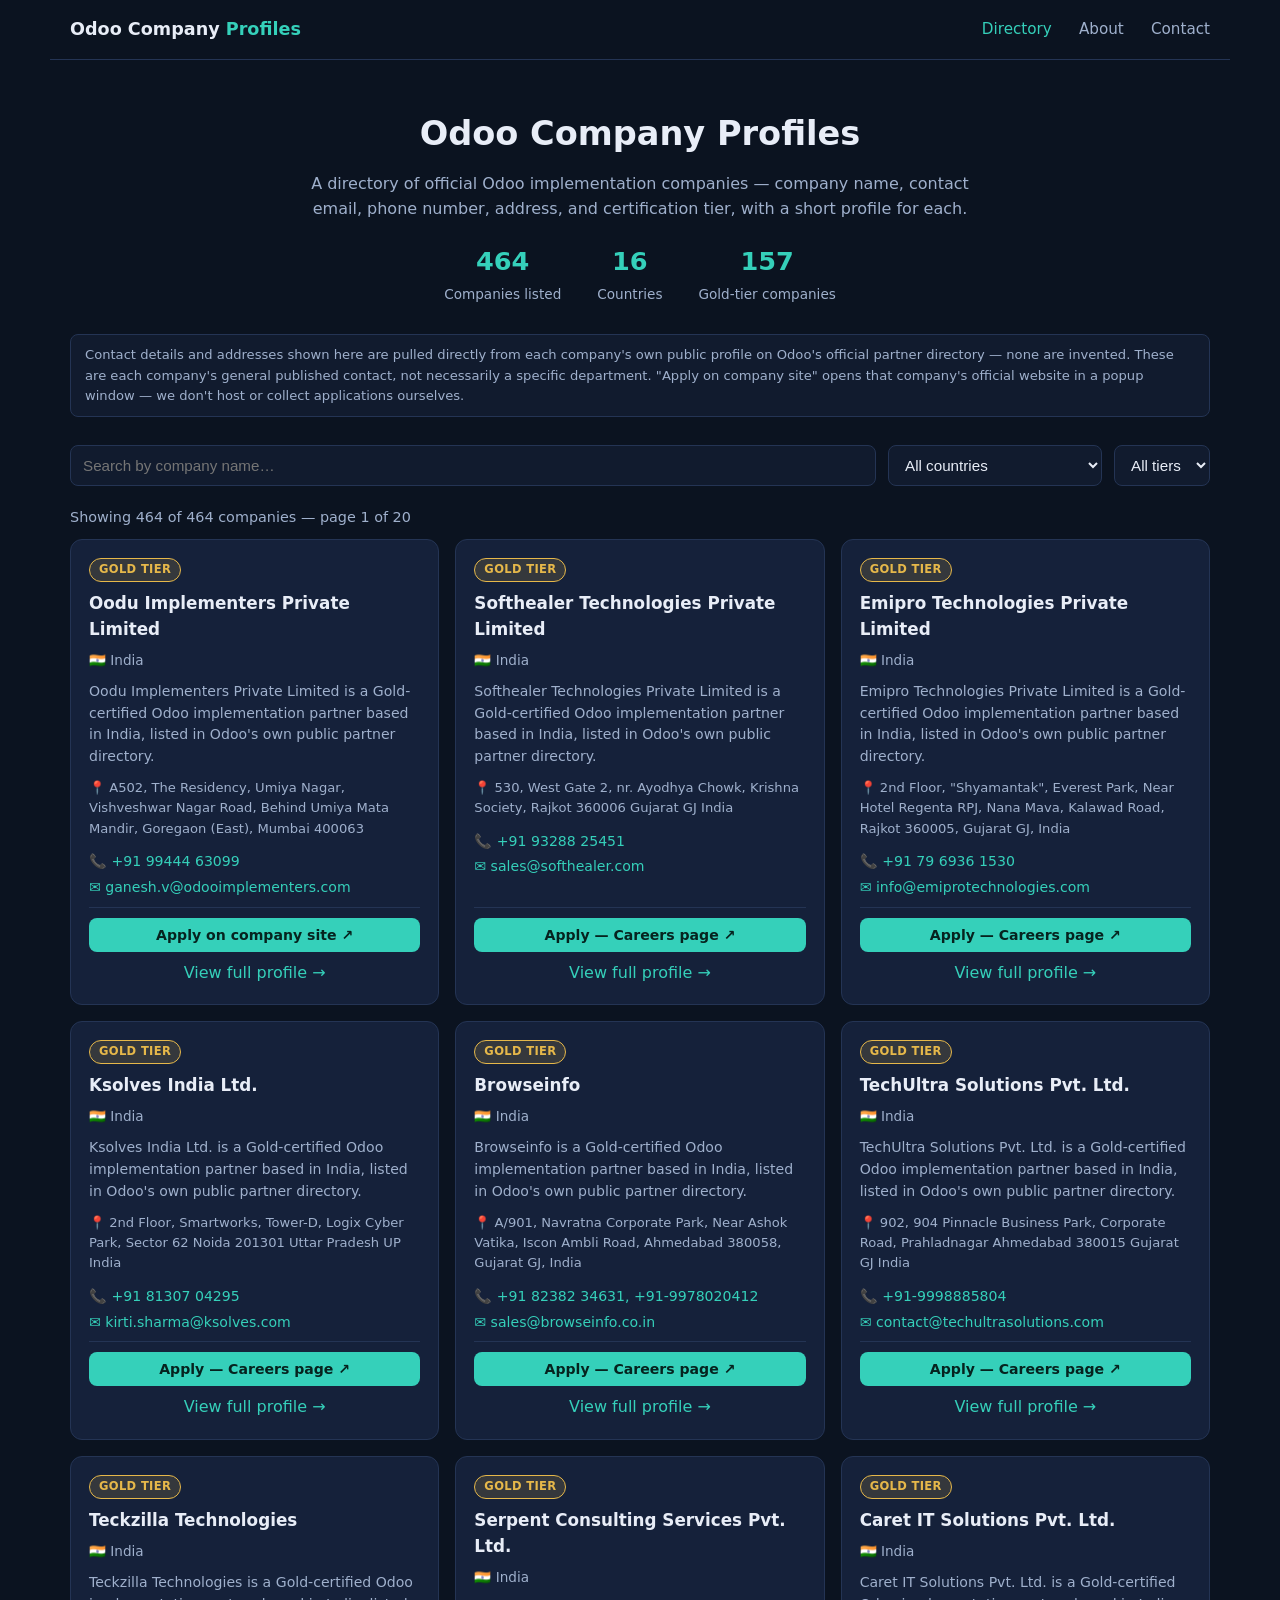
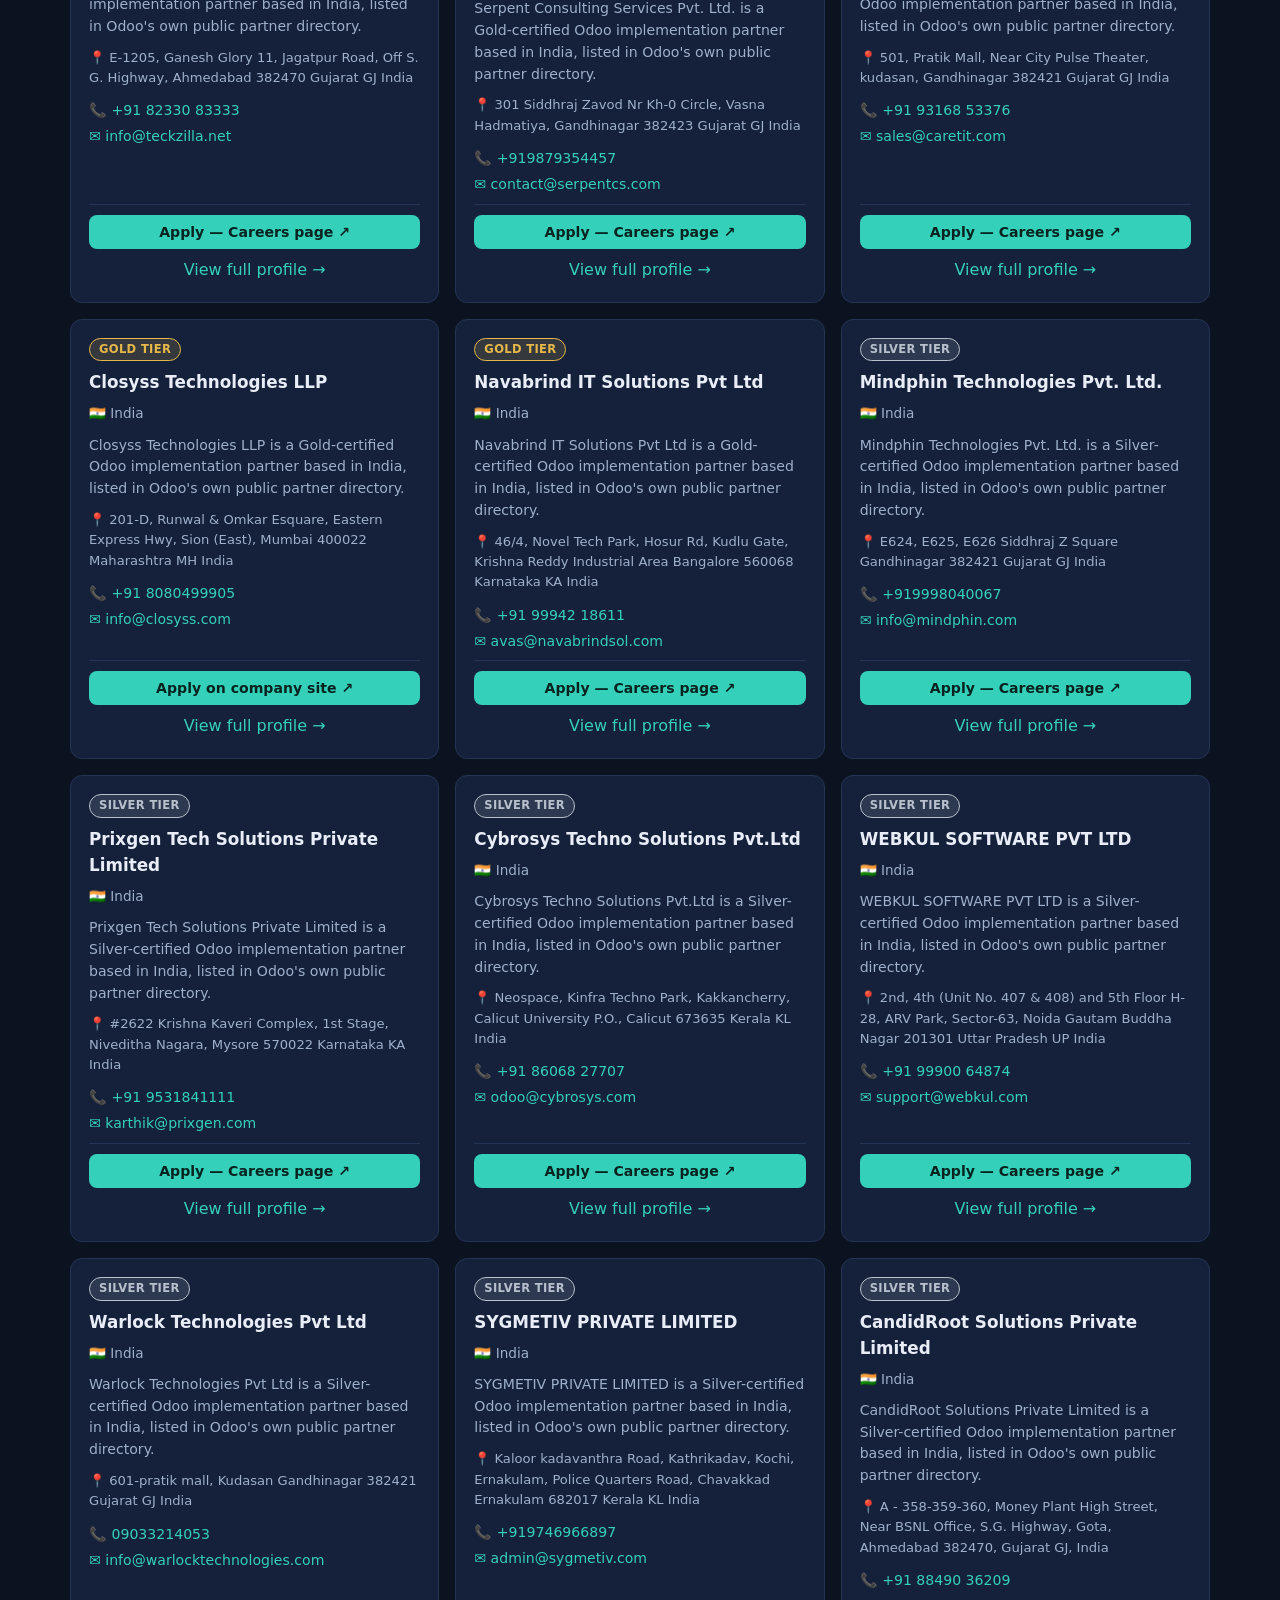
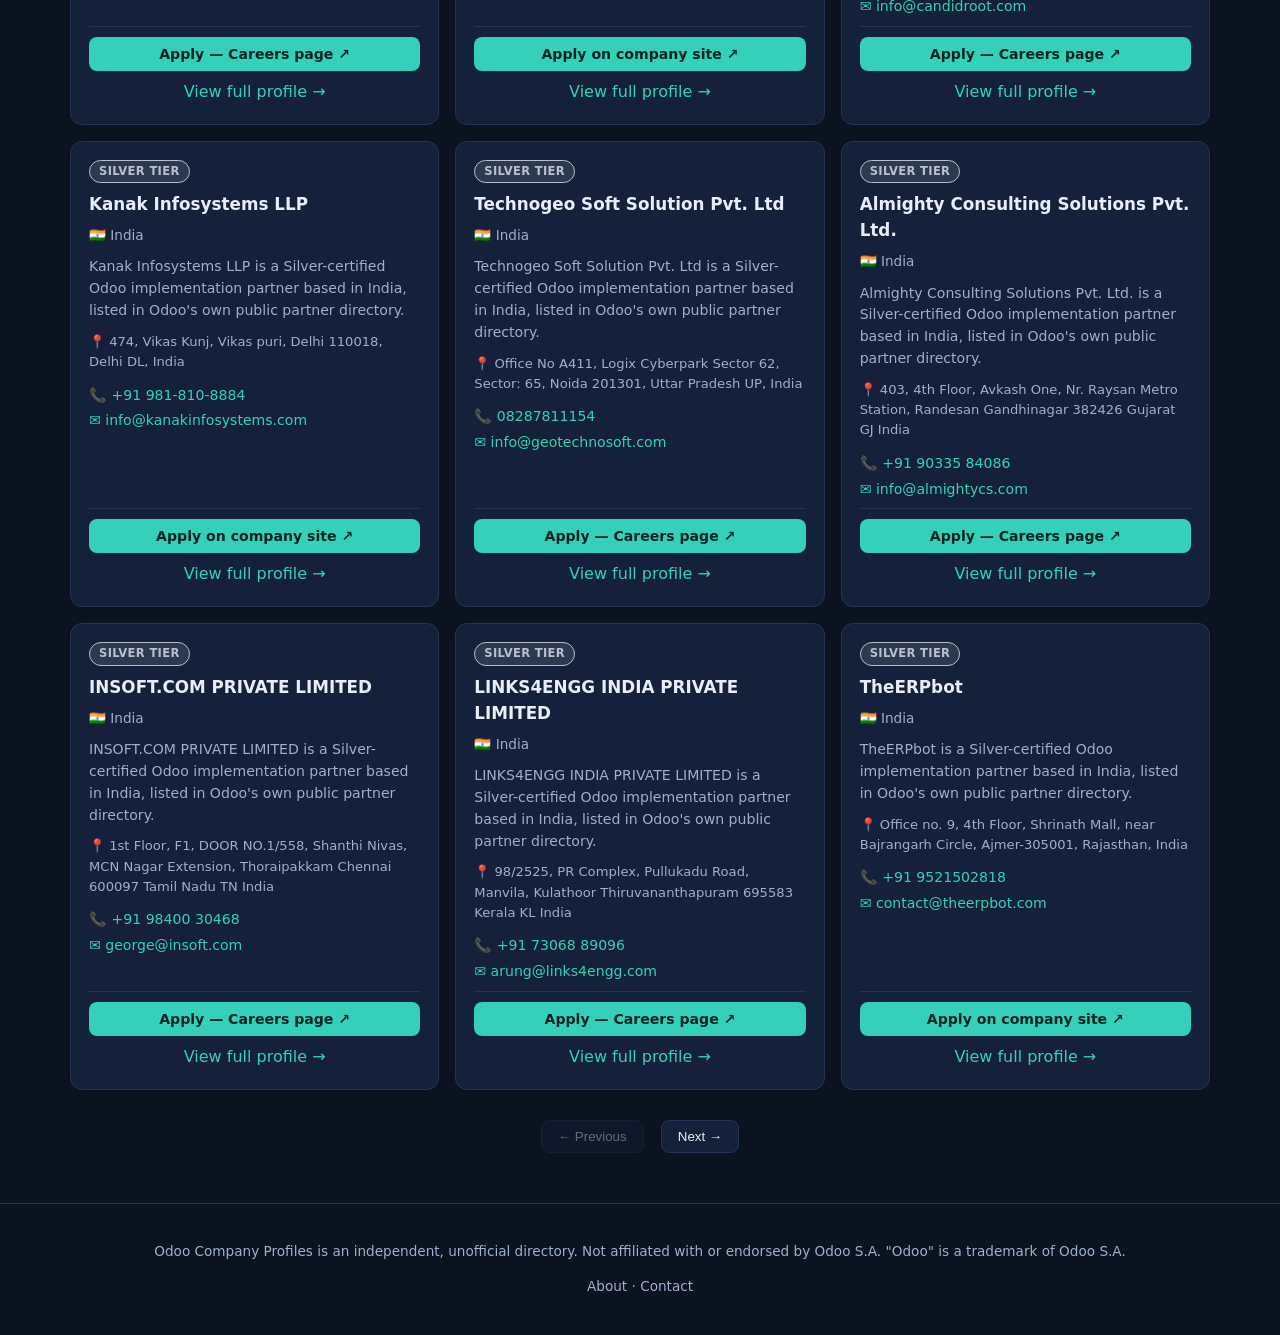
<file: index.html>
<!DOCTYPE html>
<html lang="en">
<head>
<meta name="google-site-verification" content="BsuoA94ZjKb8dBwRdbXW6ZmkqjckU-4-JpgQ5FJLq0U" />
<meta charset="UTF-8">
<meta name="viewport" content="width=device-width, initial-scale=1.0">
<title>Odoo Company Profiles — Contacts, Addresses &amp; Careers Pages</title>
<meta name="description" content="Directory of 464 official Odoo implementation companies worldwide with contact email, phone number, address, certification tier, and a direct link to apply on each company's own careers page.">
<meta name="keywords" content="Odoo partners, Odoo implementation companies, Odoo partner contact, Odoo partner directory, Odoo careers, Odoo jobs">
<meta name="robots" content="index, follow">
<link rel="canonical" href="https://odoo-companies-hub.github.io/odoo-company-profiles/index.html">
<link rel="icon" href="data:image/svg+xml,<svg xmlns=%22http://www.w3.org/2000/svg%22 viewBox=%220 0 24 24%22><rect width=%2224%22 height=%2224%22 rx=%225%22 fill=%22%2335d0ba%22/><text x=%2212%22 y=%2217%22 font-size=%2214%22 text-anchor=%22middle%22 fill=%22%23061018%22 font-family=%22sans-serif%22 font-weight=%22bold%22>O</text></svg>">
<link rel="stylesheet" href="styles.css">
<script async src="https://pagead2.googlesyndication.com/pagead/js/adsbygoogle.js?client=ca-pub-3038988631598049" crossorigin="anonymous"></script>

<meta property="og:site_name" content="Odoo Company Profiles">
<meta property="og:title" content="Odoo Company Profiles — Contacts, Addresses &amp; Careers Pages">
<meta property="og:description" content="Directory of 464 official Odoo implementation companies worldwide with contact email, phone number, address, certification tier, and direct careers-page links.">
<meta property="og:type" content="website">
<meta property="og:url" content="https://odoo-companies-hub.github.io/odoo-company-profiles/index.html">

<meta name="twitter:card" content="summary">
<meta name="twitter:title" content="Odoo Company Profiles — Contacts, Addresses &amp; Careers Pages">
<meta name="twitter:description" content="Directory of 464 official Odoo implementation companies worldwide with contact details, tier, and direct careers-page links.">

<script type="application/ld+json">
{
  "@context": "https://schema.org",
  "@type": "WebSite",
  "name": "Odoo Company Profiles",
  "url": "https://odoo-companies-hub.github.io/odoo-company-profiles/index.html",
  "description": "Directory of official Odoo implementation companies with contact email, phone number, address, certification tier, and careers-page links."
}
</script>
<script type="application/ld+json">
{"@context":"https://schema.org","@type":"ItemList","name":"Odoo Implementation Companies","numberOfItems":464,"itemListElement":[{"@type":"ListItem","position":1,"item":{"@type":"Organization","name":"Oodu Implementers Private Limited","url":"https://www.odooimplementers.com/","email":"ganesh.v@odooimplementers.com","telephone":"+91 99444 63099","address":{"@type":"PostalAddress","addressCountry":"India","streetAddress":"A502, The Residency, Umiya Nagar, Vishveshwar Nagar Road, Behind Umiya Mata Mandir, Goregaon (East), Mumbai 400063"}}},{"@type":"ListItem","position":2,"item":{"@type":"Organization","name":"Softhealer Technologies Private Limited","url":"https://softhealer.com","email":"sales@softhealer.com","telephone":"+91 93288 25451","address":{"@type":"PostalAddress","addressCountry":"India","streetAddress":"530, West Gate 2, nr. Ayodhya Chowk, Krishna Society, Rajkot 360006 Gujarat GJ India"}}},{"@type":"ListItem","position":3,"item":{"@type":"Organization","name":"Emipro Technologies Private Limited","url":"http://www.emiprotechnologies.com","email":"info@emiprotechnologies.com","telephone":"+91 79 6936 1530","address":{"@type":"PostalAddress","addressCountry":"India","streetAddress":"2nd Floor, \"Shyamantak\", Everest Park, Near Hotel Regenta RPJ, Nana Mava, Kalawad Road, Rajkot 360005, Gujarat GJ, India"}}},{"@type":"ListItem","position":4,"item":{"@type":"Organization","name":"Ksolves India Ltd.","url":"http://Ksolves.com","email":"kirti.sharma@ksolves.com","telephone":"+91 81307 04295","address":{"@type":"PostalAddress","addressCountry":"India","streetAddress":"2nd Floor, Smartworks, Tower-D, Logix Cyber Park, Sector 62 Noida 201301 Uttar Pradesh UP India"}}},{"@type":"ListItem","position":5,"item":{"@type":"Organization","name":"Browseinfo","url":"http://browseinfo.com","email":"sales@browseinfo.co.in","telephone":"+91 82382 34631, +91-9978020412","address":{"@type":"PostalAddress","addressCountry":"India","streetAddress":"A/901, Navratna Corporate Park, Near Ashok Vatika, Iscon Ambli Road, Ahmedabad 380058, Gujarat GJ, India"}}},{"@type":"ListItem","position":6,"item":{"@type":"Organization","name":"TechUltra Solutions Pvt. Ltd.","url":"https://techultrasolutions.com","email":"contact@techultrasolutions.com","telephone":"+91-9998885804","address":{"@type":"PostalAddress","addressCountry":"India","streetAddress":"902, 904 Pinnacle Business Park, Corporate Road, Prahladnagar Ahmedabad 380015 Gujarat GJ India"}}},{"@type":"ListItem","position":7,"item":{"@type":"Organization","name":"Teckzilla Technologies","url":"http://www.teckzilla.net/","email":"info@teckzilla.net","telephone":"+91 82330 83333","address":{"@type":"PostalAddress","addressCountry":"India","streetAddress":"E-1205, Ganesh Glory 11, Jagatpur Road, Off S. G. Highway, Ahmedabad 382470 Gujarat GJ India"}}},{"@type":"ListItem","position":8,"item":{"@type":"Organization","name":"Serpent Consulting Services Pvt. Ltd.","url":"http://www.serpentcs.com/","email":"contact@serpentcs.com","telephone":"+919879354457","address":{"@type":"PostalAddress","addressCountry":"India","streetAddress":"301 Siddhraj Zavod Nr Kh-0 Circle, Vasna Hadmatiya, Gandhinagar 382423 Gujarat GJ India"}}},{"@type":"ListItem","position":9,"item":{"@type":"Organization","name":"Caret IT Solutions Pvt. Ltd.","url":"http://www.caretit.com","email":"sales@caretit.com","telephone":"+91 93168 53376","address":{"@type":"PostalAddress","addressCountry":"India","streetAddress":"501, Pratik Mall, Near City Pulse Theater, kudasan, Gandhinagar 382421 Gujarat GJ India"}}},{"@type":"ListItem","position":10,"item":{"@type":"Organization","name":"Closyss Technologies LLP","url":"http://www.closyss.com","email":"info@closyss.com","telephone":"+91 8080499905","address":{"@type":"PostalAddress","addressCountry":"India","streetAddress":"201-D, Runwal & Omkar Esquare, Eastern Express Hwy, Sion (East), Mumbai 400022 Maharashtra MH India"}}},{"@type":"ListItem","position":11,"item":{"@type":"Organization","name":"Navabrind IT Solutions Pvt Ltd","url":"https://www.navabrindsol.com/","email":"avas@navabrindsol.com","telephone":"+91 99942 18611","address":{"@type":"PostalAddress","addressCountry":"India","streetAddress":"46/4, Novel Tech Park, Hosur Rd, Kudlu Gate, Krishna Reddy Industrial Area Bangalore 560068 Karnataka KA India"}}},{"@type":"ListItem","position":12,"item":{"@type":"Organization","name":"Mindphin Technologies Pvt. Ltd.","url":"https://mindphin.com/","email":"info@mindphin.com","telephone":"+919998040067","address":{"@type":"PostalAddress","addressCountry":"India","streetAddress":"E624, E625, E626 Siddhraj Z Square Gandhinagar 382421 Gujarat GJ India"}}},{"@type":"ListItem","position":13,"item":{"@type":"Organization","name":"Prixgen Tech Solutions Private Limited","url":"http://www.prixgen.com","email":"karthik@prixgen.com","telephone":"+91 9531841111","address":{"@type":"PostalAddress","addressCountry":"India","streetAddress":"#2622 Krishna Kaveri Complex, 1st Stage, Niveditha Nagara, Mysore 570022 Karnataka KA India"}}},{"@type":"ListItem","position":14,"item":{"@type":"Organization","name":"Cybrosys Techno Solutions Pvt.Ltd","url":"https://www.cybrosys.com","email":"odoo@cybrosys.com","telephone":"+91 86068 27707","address":{"@type":"PostalAddress","addressCountry":"India","streetAddress":"Neospace, Kinfra Techno Park, Kakkancherry, Calicut University P.O., Calicut 673635 Kerala KL India"}}},{"@type":"ListItem","position":15,"item":{"@type":"Organization","name":"WEBKUL SOFTWARE PVT LTD","url":"https://webkul.com/","email":"support@webkul.com","telephone":"+91 99900 64874","address":{"@type":"PostalAddress","addressCountry":"India","streetAddress":"2nd, 4th (Unit No. 407 & 408) and 5th Floor H-28, ARV Park, Sector-63, Noida Gautam Buddha Nagar 201301 Uttar Pradesh UP India"}}},{"@type":"ListItem","position":16,"item":{"@type":"Organization","name":"Warlock Technologies Pvt Ltd","url":"http://www.warlocktechnologies.com","email":"info@warlocktechnologies.com","telephone":"09033214053","address":{"@type":"PostalAddress","addressCountry":"India","streetAddress":"601-pratik mall, Kudasan Gandhinagar 382421 Gujarat GJ India"}}},{"@type":"ListItem","position":17,"item":{"@type":"Organization","name":"SYGMETIV PRIVATE LIMITED","url":"http://www.sygmetiv.com","email":"admin@sygmetiv.com","telephone":"+919746966897","address":{"@type":"PostalAddress","addressCountry":"India","streetAddress":"Kaloor kadavanthra Road, Kathrikadav, Kochi, Ernakulam, Police Quarters Road, Chavakkad Ernakulam 682017 Kerala KL India"}}},{"@type":"ListItem","position":18,"item":{"@type":"Organization","name":"CandidRoot Solutions Private Limited","url":"https://www.candidroot.com/","email":"info@candidroot.com","telephone":"+91 88490 36209","address":{"@type":"PostalAddress","addressCountry":"India","streetAddress":"A - 358-359-360, Money Plant High Street, Near BSNL Office, S.G. Highway, Gota, Ahmedabad 382470, Gujarat GJ, India"}}},{"@type":"ListItem","position":19,"item":{"@type":"Organization","name":"Kanak Infosystems LLP","url":"http://www.kanakinfosystems.com","email":"info@kanakinfosystems.com","telephone":"+91 981-810-8884","address":{"@type":"PostalAddress","addressCountry":"India","streetAddress":"474, Vikas Kunj, Vikas puri, Delhi 110018, Delhi DL, India"}}},{"@type":"ListItem","position":20,"item":{"@type":"Organization","name":"Technogeo Soft Solution Pvt. Ltd","url":"http://www.geotechnosoft.com","email":"info@geotechnosoft.com","telephone":"08287811154","address":{"@type":"PostalAddress","addressCountry":"India","streetAddress":"Office No A411, Logix Cyberpark Sector 62, Sector: 65, Noida 201301, Uttar Pradesh UP, India"}}},{"@type":"ListItem","position":21,"item":{"@type":"Organization","name":"Almighty Consulting Solutions Pvt. Ltd.","url":"https://www.almightycs.com/","email":"info@almightycs.com","telephone":"+91 90335 84086","address":{"@type":"PostalAddress","addressCountry":"India","streetAddress":"403, 4th Floor, Avkash One, Nr. Raysan Metro Station, Randesan Gandhinagar 382426 Gujarat GJ India"}}},{"@type":"ListItem","position":22,"item":{"@type":"Organization","name":"INSOFT.COM PRIVATE LIMITED","url":"https://www.odoo.insoft.com/","email":"george@insoft.com","telephone":"+91 98400 30468","address":{"@type":"PostalAddress","addressCountry":"India","streetAddress":"1st Floor, F1, DOOR NO.1/558, Shanthi Nivas, MCN Nagar Extension, Thoraipakkam Chennai 600097 Tamil Nadu TN India"}}},{"@type":"ListItem","position":23,"item":{"@type":"Organization","name":"LINKS4ENGG INDIA PRIVATE LIMITED","url":"https://www.links4engg.com/","email":"arung@links4engg.com","telephone":"+91 73068 89096","address":{"@type":"PostalAddress","addressCountry":"India","streetAddress":"98/2525, PR Complex, Pullukadu Road, Manvila, Kulathoor Thiruvananthapuram 695583 Kerala KL India"}}},{"@type":"ListItem","position":24,"item":{"@type":"Organization","name":"TheERPbot","url":"https://www.theerpbot.com/","email":"contact@theerpbot.com","telephone":"+91 9521502818","address":{"@type":"PostalAddress","addressCountry":"India","streetAddress":"Office no. 9, 4th Floor, Shrinath Mall, near Bajrangarh Circle, Ajmer-305001, Rajasthan, India"}}},{"@type":"ListItem","position":25,"item":{"@type":"Organization","name":"Globalteckz","url":"http://www.globalteckz.com/","email":"sales@globalteckz.com","telephone":"+91 9833344333 | +91 9773530597","address":{"@type":"PostalAddress","addressCountry":"India","streetAddress":"42-43, 2nd Floor - Mohmed Ali Mansion, Jahangir Boman Behram Marg, Mumbai Central, Mumbai : 400008, Maharashtra MH, India"}}},{"@type":"ListItem","position":26,"item":{"@type":"Organization","name":"Tatvamasi Labs","url":"https://tatvamasilabs.com/","email":"sales@tatvamasilabs.com","telephone":"+91 95113 52099","address":{"@type":"PostalAddress","addressCountry":"India","streetAddress":"Office No. 5, 3rd Floor, Amar Business Park Baner Road, Baner, Pune 411045 Maharashtra MH India"}}},{"@type":"ListItem","position":27,"item":{"@type":"Organization","name":"Evozard Consulting Services Private Limited","url":"https://www.evozard.com/","email":"odooapp.evozard@gmail.com","telephone":"8000168707","address":{"@type":"PostalAddress","addressCountry":"India","streetAddress":"1105, Vihav Supremus, Near Iscon Heights, Gotri Road Vadodara 390007 Gujarat GJ India"}}},{"@type":"ListItem","position":28,"item":{"@type":"Organization","name":"NAMAH SOFTECH PRIVATE LIMITED","url":"http://www.namahsoftech.com","email":"director@namahsoftech.com","telephone":"+91 81045 44899","address":{"@type":"PostalAddress","addressCountry":"India","streetAddress":"BLOCK-A, OFFICE-407-B URBAN-2 VASNA BHAYLI ROAD VADODARA Vadodara 391410 Gujarat GJ India"}}},{"@type":"ListItem","position":29,"item":{"@type":"Organization","name":"AGBE Technology Solutions Private Limited","url":"https://www.agbeindia.com/","email":"business@agbeindia.com","telephone":"+91 98184 41507","address":{"@type":"PostalAddress","addressCountry":"India","streetAddress":"307, Emaar The Palm Square, Sector 66, Golf Course Extn Road Gurgaon 122101 Haryana HR India"}}},{"@type":"ListItem","position":30,"item":{"@type":"Organization","name":"BROADTECH IT SOLUTIONS PRIVATE LIMITED","url":"https://www.broadtech-innovations.com/","email":"contact@broadtech-innovations.com","telephone":"+91 484 405 0570","address":{"@type":"PostalAddress","addressCountry":"India","streetAddress":"Unit No.5A-8 , Carnival Infopark Phase II Infopark Campus, Kakkanad Ernakulam 682042 Kerala KL India"}}},{"@type":"ListItem","position":31,"item":{"@type":"Organization","name":"PINNACLE SEVEN TECHNOLOGIES PRIVATE LIMITED","url":"http://www.pinnacleseven.com","email":"info@pinnacleseven.com","telephone":"+91 422 450 6535","address":{"@type":"PostalAddress","addressCountry":"India","streetAddress":"No. 6, Kaanchan Building, Huzur Road Coimbatore 641018 Tamil Nadu TN India"}}},{"@type":"ListItem","position":32,"item":{"@type":"Organization","name":"Synodica Solutions Pvt. Ltd.","url":"https://synodica.com","email":"info@synodica.com","telephone":"+91 88 666 111 30","address":{"@type":"PostalAddress","addressCountry":"India","streetAddress":"514-515, Laxmi Enclave-2 Opp. Laxmi Enclave, Near Gajera school, Katargam Surat 395004 Gujarat GJ India"}}},{"@type":"ListItem","position":33,"item":{"@type":"Organization","name":"Linescripts Softwares Pvt. Ltd.","url":"http://www.linescripts.com","email":"developers@linescripts.com","telephone":"8989822828","address":{"@type":"PostalAddress","addressCountry":"India","streetAddress":"Office Number 402, Garden Plaza, Commercial Complex, Five Gardens Rd, Pune 411027 Maharashtra MH India"}}},{"@type":"ListItem","position":34,"item":{"@type":"Organization","name":"7 dot 2 IT Consulting","url":"http://www.7dot2.com","email":"puneet.aggarwal@7dot2.com","telephone":"+91 97111 67768","address":{"@type":"PostalAddress","addressCountry":"India","streetAddress":"7/2, Roop Nagar, North Delhi, Delhi 110007, Delhi DL, India"}}},{"@type":"ListItem","position":35,"item":{"@type":"Organization","name":"Primacy Infotech Private Limited","url":"http://primacyinfotech.com","email":"odoo@primacyinfotech.com","telephone":"7003500108","address":{"@type":"PostalAddress","addressCountry":"India","streetAddress":"601, 6th Floor, Webel Tower I, BN-4 Sector V, Bidhannagar Kolkata 700091 West Bengal WB India"}}},{"@type":"ListItem","position":36,"item":{"@type":"Organization","name":"S3N CONSULTING SERVICES (OPC) PRIVATE LIMITED","url":"http://www.s3ncs.com","email":"contact@s3ncs.com","telephone":"+91 93562 18575","address":{"@type":"PostalAddress","addressCountry":"India","streetAddress":"Devarpan, Plot No 56, Shyam Nagar Vivekanand Colony, Gondia Nagpur 440015 Maharashtra MH India"}}},{"@type":"ListItem","position":37,"item":{"@type":"Organization","name":"Highshine IT Solutions Private Limited","url":"https://highshine.in/","email":"harigautham@highshine.in","telephone":"+91 98409 84513","address":{"@type":"PostalAddress","addressCountry":"India","streetAddress":"No.17, Self Help Industrial Estate, Baliga Rd, Baliga Road, Veeramani Nagar, Keelkattalai, Chennai 600117, Tamil Nadu TN, India"}}},{"@type":"ListItem","position":38,"item":{"@type":"Organization","name":"Master Software Solutions","url":"https://www.mastersoftwaresolutions.com/","email":"info@mastersoftwaresolutions.com","telephone":"+16472273695","address":{"@type":"PostalAddress","addressCountry":"India","streetAddress":"Plot No I-51 Sector 83 Alpha IT City Mohali SAS Nagar 140306 Punjab PB India"}}},{"@type":"ListItem","position":39,"item":{"@type":"Organization","name":"NAKSHATRA SALES & SERVICES","url":"http://www.nakshatrainfo.com/","email":"marketing@nakshatrainfo.com","telephone":"+91 82371 36168","address":{"@type":"PostalAddress","addressCountry":"India","streetAddress":"Shri Samartha Krupa building, Office 2, Second Floor, Plot 287, Sector 4, Santnagar, Moshi Pradhikaran Moshi Pune 412105 Maharashtra MH India"}}},{"@type":"ListItem","position":40,"item":{"@type":"Organization","name":"Nioses Tech Private Limited","url":"https://nioses.com/","email":"moses@nioses.com","telephone":"+91 98212 62880","address":{"@type":"PostalAddress","addressCountry":"India","streetAddress":"B 402, Antartica, Lodha Aqua CHS, Mahajan wadi, Oppo. Thakur Mall, Mira Road East B 402, Antartica 401107 Maharashtra MH India"}}},{"@type":"ListItem","position":41,"item":{"@type":"Organization","name":"2ISOLUTIONS CONSULTING SERVICES PRIVATE LIMITED","url":"https://2isolutions.com/","email":"virendra.rai@2isolutions.com","telephone":"+91 88005 92601","address":{"@type":"PostalAddress","addressCountry":"India","streetAddress":"Ground Floor, D-9, Sec 3, Gautam Buddha Nagar, Noida 201301, Uttar Pradesh UP, India"}}},{"@type":"ListItem","position":42,"item":{"@type":"Organization","name":"BeyonData Solutions Pvt Ltd","url":"https://www.beyondatagroup.com/","email":"odoo@beyondatagroup.com","telephone":"+1 800-890-6775","address":{"@type":"PostalAddress","addressCountry":"India","streetAddress":"412, Sarthik II, Opp. Rajpath Club, Sarkhej - Gandhinagar Hwy, Bodakdev, Ahmedabad 380054 Gujarat GJ India"}}},{"@type":"ListItem","position":43,"item":{"@type":"Organization","name":"GURUEBS TECH CONSULTING PRIVATE LIMITED","url":"http://www.guruebs.com","email":"info@guruebs.com; ceo@guruebs.com","telephone":"+91 97730 94116; +91 8456942748","address":{"@type":"PostalAddress","addressCountry":"India","streetAddress":"Plot No 385/2522/393, TBS Tower, Patia Gds, Khorda, Bhubaneswar Khordha 751024 Orisha IN-OR India"}}},{"@type":"ListItem","position":44,"item":{"@type":"Organization","name":"Ahex Technologies Private Limited","url":"https://ahex.co/","email":"parthshukla@ahex.co.in","telephone":"+91 89773 63163","address":{"@type":"PostalAddress","addressCountry":"India","streetAddress":"Unit 301 & 302 , Third Floor, Magna Park View Towers Urdu University Rd, Sri Shyam Nagar, Telecom Nagar Extension, Gachibowli Hyderabad 500032 Telangana TS India"}}},{"@type":"ListItem","position":45,"item":{"@type":"Organization","name":"SunArc Technologies","email":"rajneesh.vyas@sunarctechnologies.com","telephone":"+91 9414140013","address":{"@type":"PostalAddress","addressCountry":"India","streetAddress":"Ist and IInd Floor, 29,30 Panchshati Circle, Sadulganj 29, Panchshati Circle, Bikaner 334001 Rajasthan RJ India"}}},{"@type":"ListItem","position":46,"item":{"@type":"Organization","name":"Cloudmonte Technologies Pvt Ltd","url":"http://www.cloudmonte.com","email":"businesshead@cloudmonte.com","telephone":"+91 97186 18506","address":{"@type":"PostalAddress","addressCountry":"India","streetAddress":"C-31 2nd Floor Sector 6, Noida Gautam Buddha Nagar, Noida 201301 Uttar Pradesh UP India"}}},{"@type":"ListItem","position":47,"item":{"@type":"Organization","name":"QWY SOFTWARE PRIVATE LIMITED","address":{"@type":"PostalAddress","addressCountry":"India"}}},{"@type":"ListItem","position":48,"item":{"@type":"Organization","name":"Areterix Technologies LLP","url":"https://areterix.com","email":"areterix@gmail.com","telephone":"+91 63542 36817","address":{"@type":"PostalAddress","addressCountry":"India","streetAddress":"U1, Ratnamani Tower, Nr. Star Bazaar, Satellite Road Ahmedabad 380015 Gujarat GJ India"}}},{"@type":"ListItem","position":49,"item":{"@type":"Organization","name":"Auxintech Cloud Solutions Private Limited","url":"http://www.auxincs.com","email":"business@auxincs.com","telephone":"+91 78740 26185","address":{"@type":"PostalAddress","addressCountry":"India","streetAddress":"C/O Fuleshwar Bedai, Vill- Beldour, Panch- Beldour, Khagaria, Bihar Khagaria 852161 Bihar BR India"}}},{"@type":"ListItem","position":50,"item":{"@type":"Organization","name":"Banibro Technologies Pvt Ltd.","url":"http://www.banibro.com","email":"brm@banibro.com","telephone":"+91 75985 25544","address":{"@type":"PostalAddress","addressCountry":"India","streetAddress":"No.47,, Addon Eskar Building, Thomson Street, Palace Road, Nagercoil Kanniyakumari 629001 Tamil Nadu TN India"}}},{"@type":"ListItem","position":51,"item":{"@type":"Organization","name":"RANMAN LABS","url":"https://www.ranmanlabs.com/","email":"ranjan.mp@ranmanlabs.com","telephone":"+91 79750 29997","address":{"@type":"PostalAddress","addressCountry":"India","streetAddress":"Manyata Redwood, Block D3, Manyata Tech Park, Bengaluru Urban, Bengaluru 560045, Karnataka KA, India"}}},{"@type":"ListItem","position":52,"item":{"@type":"Organization","name":"GSUS Star Software Solutions Private Limited","url":"https://gsussoftware.in/; https://gsussoftwares.com/","email":"srikanth@gsusstar.com; info@gsusstar.com","telephone":"7339566389","address":{"@type":"PostalAddress","addressCountry":"India","streetAddress":"TEK MEADOWS No: 51, Tower C, 4th floor, SH 49A Elcot Sez, Sholinganallur Chennai 600119 Tamil Nadu TN India"}}},{"@type":"ListItem","position":53,"item":{"@type":"Organization","name":"New Horizons Cybersoft Ltd","url":"http://www.nhclindia.com","email":"haroon@nhclindia.com","telephone":"+91 93973 06732","address":{"@type":"PostalAddress","addressCountry":"India","streetAddress":"Soma Enterprise,Road no 10,Bhanjarahills Street No : 04, Avenue 7, Banjara Hills, Hyderabad 500034 Telangana TS India"}}},{"@type":"ListItem","position":54,"item":{"@type":"Organization","name":"EMERGING ALLIANCE","url":"http://www.emerging-alliance.com","email":"sales@group-ea.com","telephone":"+91 44 4710 0689","address":{"@type":"PostalAddress","addressCountry":"India","streetAddress":"L55 27th street Chennai, Chennai 600102, Tamil Nadu TN, India"}}},{"@type":"ListItem","position":55,"item":{"@type":"Organization","name":"FEGNO TECHNOLOGIES LLP","url":"http://www.fegno.com","email":"info@fegno.com","telephone":"+91 91886 10812","address":{"@type":"PostalAddress","addressCountry":"India","streetAddress":"1ST Floor, Plot No.16, Geo Infopark, KINFRA, Geo Infopark KINFRA, CSEZ, Kakkanad, Ernakulam 682042 Kerala KL India"}}},{"@type":"ListItem","position":56,"item":{"@type":"Organization","name":"Kavi Software Technologies Pvt Ltd","url":"http://www.kaviglobal.com","email":"odoo@kaviglobal.com","telephone":"+91 95000 98903","address":{"@type":"PostalAddress","addressCountry":"India","streetAddress":"4D,Jamals Orchid,1st Main road, Jayachandran Nagar, Jalladianpet, Kanchipuram Nicholas Road, Chetpet, Chennai 600100 Tamil Nadu TN India"}}},{"@type":"ListItem","position":57,"item":{"@type":"Organization","name":"TECHMATIC SYSTEMS INDIA PRIVATE LIMITED","url":"http://www.techmaticsys.com","email":"sailajab@techmaticsys.com","telephone":"+91 90529 42797","address":{"@type":"PostalAddress","addressCountry":"India","streetAddress":"CYBER GATEWAY, 1st Floor, Wing 1, Block D Cyber Gateway, Hi-Tech City Hyderabad 500081 Telangana TS India"}}},{"@type":"ListItem","position":58,"item":{"@type":"Organization","name":"EvvoTech","url":"http://evvotech.in","email":"dhruv@evvotech.in","telephone":"9316522924","address":{"@type":"PostalAddress","addressCountry":"India","streetAddress":"621, Bilva Trade Hub, Mahendranagar Chowkdi Morbi 363641 Gujarat GJ India"}}},{"@type":"ListItem","position":59,"item":{"@type":"Organization","name":"APP Infoweb Private Limited","url":"https://www.appinfoweb.com","email":"nimesh@exhelp.co.in","telephone":"+91 94260 06271","address":{"@type":"PostalAddress","addressCountry":"India","streetAddress":"7th, B-702, The First, B/s Keshavbaugh Party Plot, Vastrapur Ahmedabad 380015 Gujarat GJ India"}}},{"@type":"ListItem","position":60,"item":{"@type":"Organization","name":"Ontash India Technologies Private Limited","url":"http://ontash.net","email":"odoo_india_managers@ontash.net","telephone":"+91 94952 57523","address":{"@type":"PostalAddress","addressCountry":"India","streetAddress":"Unit 15 SAHYA, KozhikodeKSITIL Special Economic Zone Nellikkode PO, Nellikkode Kozhikode 673016 Kerala KL India"}}},{"@type":"ListItem","position":61,"item":{"@type":"Organization","name":"CLOUDSCIENCE LABS PRIVATE LIMITED","url":"http://www.cloudsciencelabs.com/","email":"badan@cloudsciencelabs.com","telephone":"+91 92138 28808","address":{"@type":"PostalAddress","addressCountry":"India","streetAddress":"Tower-1, Techzone 4, Greater Noida 201318, Uttar Pradesh UP, India"}}},{"@type":"ListItem","position":62,"item":{"@type":"Organization","name":"XBP Asia Technologies Private Limited","email":"gowrishankar.krishnamurthy@xbpasia.com","telephone":"+91 98409 04318","address":{"@type":"PostalAddress","addressCountry":"India","streetAddress":"9th Floor, ICC Tech Park City, Senapati Bapat Road, Pune, Pune 411016, Maharashtra MH, India"}}},{"@type":"ListItem","position":63,"item":{"@type":"Organization","name":"ATHARVA SYSTEM","url":"https://www.atharvasystem.com/","email":"support@atharvasystem.com","telephone":"4898 8801","address":{"@type":"PostalAddress","addressCountry":"India","streetAddress":"805/6/7 - Shilp Epitome, Rajpath Rangoli Road Ahmedabad 380054 Gujarat GJ India"}}},{"@type":"ListItem","position":64,"item":{"@type":"Organization","name":"Ascetic Business Solution LLP","url":"https://www.asceticbs.com","email":"contact@asceticbs.com","telephone":"+91 94274 25799","address":{"@type":"PostalAddress","addressCountry":"India","streetAddress":"B - 557-562, Money Plant High Street, NR. BSNL Office, Jagatpur Road, Science City Rd, Sola Ahmedabad 382470 Gujarat GJ India"}}},{"@type":"ListItem","position":65,"item":{"@type":"Organization","name":"SETU CONSULTING SERVICES PRIVATE LIMITED","url":"http://www.setuconsulting.com","email":"viraj@setuconsulting.com","telephone":"+91 75676 85929","address":{"@type":"PostalAddress","addressCountry":"India","streetAddress":"1128-1131 RK Trade Tower, 150ft Ring road, Nr. Shital park, Rajkot 360006 Gujarat GJ India"}}},{"@type":"ListItem","position":66,"item":{"@type":"Organization","name":"Braincrew Apps","url":"https://www.braincrewapps.com","email":"info@braincrewapps.com","telephone":"+916358827230","address":{"@type":"PostalAddress","addressCountry":"India","streetAddress":"1115, Satyamev Eminence, Beside Sukan Mall Science City Road, Ahmedabad 380060 Gujarat GJ India"}}},{"@type":"ListItem","position":67,"item":{"@type":"Organization","name":"TECHNAUREUS INFO SOLUTIONS PRIVATE LIMITED","url":"https://www.technaureus.com/","email":"jasad@technaureus.com","telephone":"+91 83019 44868","address":{"@type":"PostalAddress","addressCountry":"India","streetAddress":"KSITIL Special Economic Zone, Unit No. 2E Second Floor Sahya Building - Government Cyberpark Kozhikode (Calicut) 673016 Kerala KL India; Moozhiyan Tower, Malappuram 676304 Kerala KL India"}}},{"@type":"ListItem","position":68,"item":{"@type":"Organization","name":"TeqStars Technologies","url":"http://teqstars.com","email":"info@teqstars.com","telephone":"+91 77790 16719","address":{"@type":"PostalAddress","addressCountry":"India","streetAddress":"1102, Wings Business Bay 150ft Ring Road Rajkot 360004 Gujarat GJ India"}}},{"@type":"ListItem","position":69,"item":{"@type":"Organization","name":"Reliution","url":"https://reliution.com/","email":"info@reliution.com","telephone":"+91 94265 26840","address":{"@type":"PostalAddress","addressCountry":"India","streetAddress":"601 - Corporate Levels, 150 ft. Ring Road, Ayodhya Chowk, Opp. Synergy Hospital, Rajkot 360006 Gujarat GJ India"}}},{"@type":"ListItem","position":70,"item":{"@type":"Organization","name":"Uncanny Consulting Services LLP","url":"http://uncannycs.com/","email":"hello@uncannycs.com","telephone":"+91 9558249614","address":{"@type":"PostalAddress","addressCountry":"India","streetAddress":"B-602, Shilp Corporate Park, Rajpath Rangoli Rd, PRL Colony, Thaltej Prahladnagar Ahmedabad 380054 Gujarat GJ India"}}},{"@type":"ListItem","position":71,"item":{"@type":"Organization","name":"Veevee Infotech","url":"https://www.veeveeinfotech.com/","email":"vijay@veeveeinfotech.com","telephone":"+919688305363","address":{"@type":"PostalAddress","addressCountry":"India","streetAddress":"1st Floor, 18/58/2, Opp Kids Club International School, Sheriff Colony Main Road Tiruppur 641604 Tamil Nadu TN India"}}},{"@type":"ListItem","position":72,"item":{"@type":"Organization","name":"INFINTOR SOLUTIONS LLP","url":"http://www.infintor.com","email":"infintor@gmail.com","telephone":"+919422799989","address":{"@type":"PostalAddress","addressCountry":"India","streetAddress":"8th Floor, Vismaya Infopark, TBC Infopark Campus, Kakkanad, Kochi. Ernakulam 682030 Kerala KL India"}}},{"@type":"ListItem","position":73,"item":{"@type":"Organization","name":"PRASHANT DINDAYAL POPALI","url":"http://spopli.com","email":"sunny.popali@gmail.com","telephone":"+91 98228 22242","address":{"@type":"PostalAddress","addressCountry":"India","streetAddress":"45-52 YASHWANT NAGAR SAKRI ROAD DHULE, Dhule 424001, Maharashtra MH, India"}}},{"@type":"ListItem","position":74,"item":{"@type":"Organization","name":"ERP Harbor Consulting Services","url":"https://www.erpharbor.com/","email":"contact@erpharbor.com","telephone":"+91 79846 78478","address":{"@type":"PostalAddress","addressCountry":"India","streetAddress":"305, Yash Aqua, Vijay Cross Road, 120 Feet Ring Road, AEC Cross Road, Navrangpura, Ahmedabad 380009, Gujarat GJ, India"}}},{"@type":"ListItem","position":75,"item":{"@type":"Organization","name":"HMRC INDUSTRY PRIVATE LIMITED","url":"http://www.hmrcgroups.com/","email":"Mddesk@hmrcgroups.com","telephone":"+91 98965 11155","address":{"@type":"PostalAddress","addressCountry":"India","streetAddress":"AMAR MARKET VIP COLONY LADWA KURUKSHETRA 136132 Haryana HR India"}}},{"@type":"ListItem","position":76,"item":{"@type":"Organization","name":"Surekha Technologies Pvt. Ltd.","url":"https://www.surekhatech.com/","email":"enquiry@surekhatech.com","telephone":"+91 6353726304; +91 7574805354(IN); +1 408 914 2737 (US)","address":{"@type":"PostalAddress","addressCountry":"India","streetAddress":"201, 3rd Eye II, Chimanlal Girdharlal Rd, nr. Panchvati Circle, Ambawadi Prahlad Nagar Road, Ahmedabad 380006 Gujarat GJ India"}}},{"@type":"ListItem","position":77,"item":{"@type":"Organization","name":"ASCENSIVE TECHNOLOGIES LLP","url":"http://ascensivetechnologies.com/","email":"anurag.nayar@ascensive.in","telephone":"+91 98100 91738","address":{"@type":"PostalAddress","addressCountry":"India","streetAddress":"B-113, Logix Technova , Sector 132 Gautam Buddha Noida 201304 Uttar Pradesh UP India"}}},{"@type":"ListItem","position":78,"item":{"@type":"Organization","name":"TECHOSOFT SOLUTIONS (OPC) PRIVATE LIMITED","address":{"@type":"PostalAddress","addressCountry":"India","streetAddress":"G03/290 Great Western Hwy, Wentworthville NSW 2145, Sydney, Australia"}}},{"@type":"ListItem","position":79,"item":{"@type":"Organization","name":"7Span Internet Private Limited","url":"http://7span.com","email":"kaushal@7span.com; sales@7span.com","telephone":"+91 97245 15451; +919265647928 (sales)","address":{"@type":"PostalAddress","addressCountry":"India","streetAddress":"5th Floor, 503, iSquare Corporate Park, Nr. Shukan Mall Cross Raod SCIENCE CITY ROAD, SOLA Ahmedabad 380060 Gujarat GJ India"}}},{"@type":"ListItem","position":80,"item":{"@type":"Organization","name":"BOTSPOT INFOWARE PRIVATE LIMITED","url":"https://www.botspotinfoware.com/","email":"botspotinfoware@gmail.com","telephone":"+91 8153896966","address":{"@type":"PostalAddress","addressCountry":"India","streetAddress":"NR. R.K. ROYAL HALL, OFFICE NO. 302, ROYAL SQUARE, SCIENCE CITY ROAD, Sola, Ahmedabad 380060 Gujarat GJ India"}}},{"@type":"ListItem","position":81,"item":{"@type":"Organization","name":"BIZTECH IT CONSULTANCY PRIVATE LIMITED","url":"https://www.biztechcs.com/","email":"maulik@biztechcs.com","telephone":"9879622024","address":{"@type":"PostalAddress","addressCountry":"India","streetAddress":"8TH FLOOR, 801, DEV AURAM, PRAHLADNAGAR ROAD, VEJALPUR, Ahmedabad 380015 Gujarat GJ India"}}},{"@type":"ListItem","position":82,"item":{"@type":"Organization","name":"DeckSpectra Technologies LLP","address":{"@type":"PostalAddress","addressCountry":"India"}}},{"@type":"ListItem","position":83,"item":{"@type":"Organization","name":"FINABLE CONSULTING PRIVATE LIMITED","url":"https://finableconsulting.com","email":"manish.periwal@finableconsulting.com","telephone":"+91 98194 28326","address":{"@type":"PostalAddress","addressCountry":"India","streetAddress":"S-1060 AKSHAR BUSINESS PARK PLOT NO.03, SECTOR-25 Turbhe, Navi Mumbai 400703 Maharashtra MH India"}}},{"@type":"ListItem","position":84,"item":{"@type":"Organization","name":"KODERXPERT TECHNOLOGIES PRIVATE LIMITED","url":"https://www.koderxpert.com","email":"accounts@koderxpert.com","telephone":"+91 7487974892","address":{"@type":"PostalAddress","addressCountry":"India","streetAddress":"Shivam 1/ 112, Amba Business Park, Trimandir, Adalaj AMBA TOWNSHIP SECTOR-3, Adalaj Gandhinagar 382421 Gujarat GJ India"}}},{"@type":"ListItem","position":85,"item":{"@type":"Organization","name":"Akarigo India","email":"info@squadsoftech.com","telephone":"+91 11 6648 1860","address":{"@type":"PostalAddress","addressCountry":"India","streetAddress":"505-B, Iris Tech Park, Tower A Sohna Road, Sector – 48 Gurugram 122018 Haryana HR India"}}},{"@type":"ListItem","position":86,"item":{"@type":"Organization","name":"Appx IT Consultancy LLP","url":"https://appxit.in","email":"hello@appxit.in","telephone":"+91 90376 63151","address":{"@type":"PostalAddress","addressCountry":"India","streetAddress":"SBC 10, Level -2 Thejaswini Building KAZHAKUTAM, TECHNOPARK PHASE 1 Thiruvananthapuram 695582 Kerala KL India"}}},{"@type":"ListItem","position":87,"item":{"@type":"Organization","name":"ERP INNATE","email":"hello@erpinnate.com","telephone":"+91 94289 46275","address":{"@type":"PostalAddress","addressCountry":"India","streetAddress":"E-410, SEARS TOWER - 2 OPP. SEVASI HIGH SCHOOL, Vadodara Vadodara 391101 Gujarat GJ India"}}},{"@type":"ListItem","position":88,"item":{"@type":"Organization","name":"FADEL SOFTWARE SOLUTIONS PRIVATE LIMITED","address":{"@type":"PostalAddress","addressCountry":"India"}}},{"@type":"ListItem","position":89,"item":{"@type":"Organization","name":"Heliconia Solutions Pvt. Ltd.","url":"http://www.heliconia.io","email":"hello@heliconia.io","telephone":"+919574200013","address":{"@type":"PostalAddress","addressCountry":"India","streetAddress":"541-543 SWC HUB, Opp. Rajpath Complex, Vasna Bhayli Road, Vadodara 391410, Gujarat GJ, India"}}},{"@type":"ListItem","position":90,"item":{"@type":"Organization","name":"Icon TechSoft Pvt. Ltd.","url":"https://icontechsoft.com/","email":"info@icontechsoft.com","telephone":"+91 9898835853","address":{"@type":"PostalAddress","addressCountry":"India","streetAddress":"110, Jimmy Tower, Gondal Rd, Opposite Gurukul, Rajkot 360002 Gujarat GJ India"}}},{"@type":"ListItem","position":91,"item":{"@type":"Organization","name":"Jupical Technologies Pvt. Ltd.","url":"https://www.jupical.io/","email":"hello@jupical.com;anil@jupical.io","telephone":"+91 91294 00912","address":{"@type":"PostalAddress","addressCountry":"India","streetAddress":"8th Floor, Office No. 808, RK World Tower, 150ft Ring Road, Nr Sheetal Bus Park, Rajkot 360006 Gujarat GJ India"}}},{"@type":"ListItem","position":92,"item":{"@type":"Organization","name":"Prime Minds Consulting Private Limited","email":"swalvekar@primemindz.com","telephone":"+91 99453 79059","address":{"@type":"PostalAddress","addressCountry":"India","streetAddress":"22nd Floor, 'Regus', World Trade Center, 26/1, Dr Rajkumar Rd, Malleshwaram, World Trade Center, Rajajinagar Extn, Malleshwaram (W) Bengaluru 560055 Karnataka KA India"}}},{"@type":"ListItem","position":93,"item":{"@type":"Organization","name":"Synconics Technologies Pvt. Ltd.","url":"http://www.synconics.com","email":"contact@synconics.com","telephone":"+91 94268 64274","address":{"@type":"PostalAddress","addressCountry":"India","streetAddress":"B-33, 1th Floor Sanidh Gujarat Ahmedabad 380009 Gujarat GJ India"}}},{"@type":"ListItem","position":94,"item":{"@type":"Organization","name":"iFenSys InfoTech Private Limited","url":"http://www.ifensys.com","email":"moses@ifensys.com","telephone":"+91 94434 03748","address":{"@type":"PostalAddress","addressCountry":"India","streetAddress":"S1, PLOT 2,3, MAPLE HOMES, NAGALAKSHMI AVENUE, 1ST MAIN ROAD, SITHALAPAKKAM, CHENNAI 600126 Tamil Nadu TN India"}}},{"@type":"ListItem","position":95,"item":{"@type":"Organization","name":"FLOWEAZY SOFTWARE SOLUTIONS LLP","url":"https://floweazy.com/","email":"vinayak@floweazy.com","telephone":"+91 97420 90660","address":{"@type":"PostalAddress","addressCountry":"India","streetAddress":"T-103,ADARSH PALM RETREAT, TOWER-5 Block-MAPLE, DEVARABISENAHALLI, Bangalore 560103 Karnataka KA India"}}},{"@type":"ListItem","position":96,"item":{"@type":"Organization","name":"TARGET INTEGRATION CONSULTANCY PRIVATE LIMITED","url":"http://www.targetintegration.com","email":"in@targetintegration.com","telephone":"+91 96676 85684","address":{"@type":"PostalAddress","addressCountry":"India","streetAddress":"536,B3 Spaze iTech Park Spaze Itech Park Sohna Rd, Sector 49. Gurgaon 122018 Haryana HR India"}}},{"@type":"ListItem","position":97,"item":{"@type":"Organization","name":"Absolin Software Solutions LLP","url":"https://www.absolinsoft.com/","email":"sales@absolinsoft.com","telephone":"+91 95533 82143","address":{"@type":"PostalAddress","addressCountry":"India","streetAddress":"50-121-75, 4th Floor,SVR Complex, near 4th Town Police Station North Extension, Seethammadara Visakhapatnam 530013 Andhra Pradesh AP India"}}},{"@type":"ListItem","position":98,"item":{"@type":"Organization","name":"Shadail Technology Private Limited","url":"http://www.shadailtech.com","email":"shadail.technology@gmail.com","telephone":"07977352693","address":{"@type":"PostalAddress","addressCountry":"India","streetAddress":"602, Raj Oaks, Mtnl Road, Mira Road, Mumbai, Mumbai 401107 Maharashtra MH India"}}},{"@type":"ListItem","position":99,"item":{"@type":"Organization","name":"Silver Touch Technologies Ltd.","url":"https://www.silvertouch.com/","email":"info@silvertouch.com","telephone":"79 400227704","address":{"@type":"PostalAddress","addressCountry":"India","streetAddress":"2nd Floor, Saffron Tower, Nr. Panchawati Circle, Ambawadi, Ahmedabad 380006 Gujarat GJ India"}}},{"@type":"ListItem","position":100,"item":{"@type":"Organization","name":"Spellbound Soft Solutions","url":"https://www.spellboundss.com","email":"sales@spellboundss.com","telephone":"+91 76005 68857","address":{"@type":"PostalAddress","addressCountry":"India","streetAddress":"724, I Square Corporate Park, Near CIMS Hospital, Main Road, Science City Rd Opp.Sukan Mall, Science City Road Ahmedabad 380059 Gujarat GJ India"}}},{"@type":"ListItem","position":101,"item":{"@type":"Organization","name":"Tenth Planet Technologies- India","email":"kumaran@tenthplanet.in","telephone":"9840302789","address":{"@type":"PostalAddress","addressCountry":"India","streetAddress":"807, p.t.lee building, 6th floor - Anna salai Chennai 600002 Tamil Nadu TN India"}}},{"@type":"ListItem","position":102,"item":{"@type":"Organization","name":"Trivecta Digital Solutions Private Limited","url":"http://www.trivectadigital.com","email":"param.venkat@trivectadigital.com","telephone":"+91 98947 55569","address":{"@type":"PostalAddress","addressCountry":"India","streetAddress":"DE0,Whispering Heights,132, St.Mary's Rd Chennai 600018 Tamil Nadu TN India"}}},{"@type":"ListItem","position":103,"item":{"@type":"Organization","name":"Webrulers Infotech LLP","url":"https://webrulersinfotech.com/","email":"info@webrulersinfotech.com","telephone":"+91 96627 51867","address":{"@type":"PostalAddress","addressCountry":"India","streetAddress":"B - 907, Titanium Square, Thaltej Cross Road, SG Highway, Thaltej, Ahmedabad 380054 Gujarat GJ India"}}},{"@type":"ListItem","position":104,"item":{"@type":"Organization","name":"ABBLEZ TECHNOLOGIES AND ROBOTICS LLP","url":"https://abbleztechnologies.com/","email":"info@abbleztechnologies.com","telephone":"+91 8714831222","address":{"@type":"PostalAddress","addressCountry":"India","streetAddress":"NH 544, Aluva RHS-102, Pulinchodu Metro Station Ernakulam 683106 Kerala KL India"}}},{"@type":"ListItem","position":105,"item":{"@type":"Organization","name":"ALPHA DEZINE SERVICES PRIVATE LIMITED","url":"http://www.alphadezine.com","email":"Neelam@alphadezine.com","telephone":"+91 82380 69014","address":{"@type":"PostalAddress","addressCountry":"India","streetAddress":"109-110, NOTUS IT PARK SARABHAI COMPUND, VADODARA Vadodara 390007 Gujarat GJ India"}}},{"@type":"ListItem","position":106,"item":{"@type":"Organization","name":"CAPTIVEA SOFTWARE PRIVATE LIMITED","url":"https://www.captivea.com/aboutus/india-offices","email":"administrative-india@captivea.com","telephone":"+91 79844 85819","address":{"@type":"PostalAddress","addressCountry":"India","streetAddress":"4th Floor, 411 to 421, Marble Arch, Race Course Road, Vadodara 390007 Gujarat GJ India"}}},{"@type":"ListItem","position":107,"item":{"@type":"Organization","name":"DX8 TECHNOLOGIES PRIVATE LIMITED","url":"https://dx8.in/","email":"anuja.gupta@dxeight.com","telephone":"+91 98719 62687","address":{"@type":"PostalAddress","addressCountry":"India","streetAddress":"454, BLOCK S, GREATER KAILASH 2, South Delhi 110048, Delhi DL, India"}}},{"@type":"ListItem","position":108,"item":{"@type":"Organization","name":"Digital Order Technology Private Limited","url":"http://digitalorder.in","email":"mohan@digitalorder.in","telephone":"+91 99103 75633","address":{"@type":"PostalAddress","addressCountry":"India","streetAddress":"3rd Floor Office no-23, Ozone Center, Sector 12, Faridabad 121007, Haryana HR, India"}}},{"@type":"ListItem","position":109,"item":{"@type":"Organization","name":"Greytrix","url":"https://greytrixbizsolutions.com/","email":"sales@greytrix.com","telephone":"+91 98920 34749","address":{"@type":"PostalAddress","addressCountry":"India","streetAddress":"Office no. 8, 1st Floor Western heights, MIDC, Turbhe, Nairobi 00100, Maharashtra MH, India"}}},{"@type":"ListItem","position":110,"item":{"@type":"Organization","name":"HTIC Global","url":"www.hticglobal.com","email":"sales@hticglobal.com","telephone":"+91 484 4042400 (India); +971 50 757 4172 (UAE)","address":{"@type":"PostalAddress","addressCountry":"India"}}},{"@type":"ListItem","position":111,"item":{"@type":"Organization","name":"PREFORTUNE TECHNOLOGIES LIMITED LIABILITY PARTNERSHIP","url":"www.prefortune.com","email":"info@prefortune.com","telephone":"+91 9924261976","address":{"@type":"PostalAddress","addressCountry":"India","streetAddress":"1326 R K WORLD TOWER 150 Feet Ring Road Rajkot, Rajkot 360006, Gujarat GJ, India"}}},{"@type":"ListItem","position":112,"item":{"@type":"Organization","name":"SA PODIT Services LLP","email":"info@poditservices.com","telephone":"9899584666","address":{"@type":"PostalAddress","addressCountry":"India","streetAddress":"A 901, 4th Avenue, GAUR CITY 1, Sector 4, Gautambuddha Nagar, Greater Noida, 201318 Uttar Pradesh UP India"}}},{"@type":"ListItem","position":113,"item":{"@type":"Organization","name":"TECHVOOT SOLUTIONS","url":"http://techvoot.com/","email":"hello@techvoot.com","telephone":"+91 90333 61683","address":{"@type":"PostalAddress","addressCountry":"India","streetAddress":"703, Venus Atlantis Corporate Park, 100 Feet Rd, near Shell Petrol Pump, Prahlad Nagar, Ahmedabad 380015 Gujarat GJ India"}}},{"@type":"ListItem","position":114,"item":{"@type":"Organization","name":"Alligator Infosoft","url":"http://alligatorinfosoft.com","email":"sales@alligatorinfosoft.com","telephone":"+91 9922009667","address":{"@type":"PostalAddress","addressCountry":"India","streetAddress":"627/1/1B, MILKAT NO 919, ALLIGATOR AUTOMATIONS, VILLAGE KURULI, Pune 410501 Maharashtra MH India"}}},{"@type":"ListItem","position":115,"item":{"@type":"Organization","name":"Aspireal Technologies Pvt. Ltd.","url":"http://www.aspireal.com","email":"bharatc@aspireal.com","telephone":"+91 9049834440","address":{"@type":"PostalAddress","addressCountry":"India","streetAddress":"PLOT NO. 20P/21, SECRETARIAT COLONY, G1, SESHADRI ENCLAVE, MANIKONDA, HYDERABAD, HYDERABAD 500089 Telangana TS India"}}},{"@type":"ListItem","position":116,"item":{"@type":"Organization","name":"Galaxy Weblinks Limited.","url":"https://www.galaxyweblinks.com/","email":"odoo.support@galaxyweblinks.com","telephone":"+91 94065 82066","address":{"@type":"PostalAddress","addressCountry":"India","streetAddress":"Second Floor, 216, Shalimar Corporate Center, South Tukoganj, Indore, 452001 Madhya Pradesh MP India"}}},{"@type":"ListItem","position":117,"item":{"@type":"Organization","name":"Leofren Technologies","email":"calki.khunt@leofren.com","telephone":"9737184641","address":{"@type":"PostalAddress","addressCountry":"India","streetAddress":"304, Blue Stone Kamrej Road, Sarthana SURAT 395006 Gujarat GJ India"}}},{"@type":"ListItem","position":118,"item":{"@type":"Organization","name":"Skyscend Business Solutions Pvt. Ltd.","url":"http://www.skyscendbs.com","email":"info@skyscendbs.com","telephone":"+91 99094 53634, +91 97252 51544","address":{"@type":"PostalAddress","addressCountry":"India","streetAddress":"B-312, The Landmark, Opp. The Spicy Street. Kudasan. Gandhinagar 382421 Gujarat GJ India"}}},{"@type":"ListItem","position":119,"item":{"@type":"Organization","name":"Aktiv Software Pvt. Ltd.","url":"https://www.aktivsoftware.com/","email":"connect@aktivsoftware.com","telephone":"+91 81606 73014","address":{"@type":"PostalAddress","addressCountry":"India","streetAddress":"10th Floor (1001-1008), Binori BSquare 3, SBR- Bodakdev, Ahmedabad 380054, Gujarat GJ, India"}}},{"@type":"ListItem","position":120,"item":{"@type":"Organization","name":"CRYSTALDATA SOFTWARE SERVICES INDIA PRIVATE LIMITED","url":"https://www.crystaldatainc.com/","email":"admin@crystaldatasoftware.com","telephone":"+91 98203 73936","address":{"@type":"PostalAddress","addressCountry":"India","streetAddress":"Unit No-305 Goldcrest Business Complex L.B.S.Marg Ghatkopar West, Ghatkopar West, Mumbai 400086, Maharashtra MH, India"}}},{"@type":"ListItem","position":121,"item":{"@type":"Organization","name":"Mordant Business Solutions","url":"https://www.mordantbs.com","email":"contact@mordantbs.com","telephone":"+91 8733083063","address":{"@type":"PostalAddress","addressCountry":"India","streetAddress":"Office No.427 Arth Business Center (ABC) Complex, Opps. Torrent Power, SP. Ring Road, Nikol Ahmedabad 382350 Gujarat GJ India"}}},{"@type":"ListItem","position":122,"item":{"@type":"Organization","name":"SYMAKE SOLUTIONS PVT LTD","url":"https://www.symake.com/","email":"info@symake.com","telephone":"+91 77609 14682","address":{"@type":"PostalAddress","addressCountry":"India","streetAddress":"2nd Floor, 52/1, Mahadevapura Main Road Near DSR elite, Mahadevapura Bengaluru 560048 Karnataka KA India"}}},{"@type":"ListItem","position":123,"item":{"@type":"Organization","name":"SoftPrime Consulting Private Limited","url":"https://softprimeconsulting.com/","email":"info@softprimeconsulting.com","telephone":"+91 96990 09328","address":{"@type":"PostalAddress","addressCountry":"India","streetAddress":"Third Floor, A-310 Anthurium, Sector 73, Noida 201301 Uttar Pradesh UP India"}}},{"@type":"ListItem","position":124,"item":{"@type":"Organization","name":"UNISAS ITBUSINESS SOLUTIONS PRIVATE LIMITED","url":"http://www.unisasitbiz.com","email":"avinash@unisasitbiz.com","telephone":"+918590785291","address":{"@type":"PostalAddress","addressCountry":"India","streetAddress":"7/61 , First Floor, New No 7, Old No 4 (4/15-16), Mookambika Complex, Sir Desika Road, Alwarpet, Chennai, Chennai 600004 Tamil Nadu TN India"}}},{"@type":"ListItem","position":125,"item":{"@type":"Organization","name":"DREAMZ TECH SOLUTIONS PVT LTD","url":"https://dreamztech.com/","email":"marketing@dreamztech.com","telephone":"+91 89290 98222","address":{"@type":"PostalAddress","addressCountry":"India","streetAddress":"AQ-7, 6th Floor, Ambient Building, Sector V Saltlake Post : Prafulla Kanan, Kolkata 700091 West Bengal WB India"}}},{"@type":"ListItem","position":126,"item":{"@type":"Organization","name":"ENTERPRISE SYSTEM SOLUTIONS PRIVATE LIMITED","email":"pradeepr@esspl.com","telephone":"+91 90438 83237","address":{"@type":"PostalAddress","addressCountry":"India","streetAddress":"CC.BUILDING, INFO CITY, PATIA, BHUBANESWAR Khordha 751024 Orisha IN-OR India"}}},{"@type":"ListItem","position":127,"item":{"@type":"Organization","name":"FLEXSIN TECHNOLOGIES","url":"https://www.flexsin.com/","email":"info@flexsin.com","telephone":"+91 99530 01337","address":{"@type":"PostalAddress","addressCountry":"India","streetAddress":"G 63 SECTOR-63, NOIDA Gautam Buddha Nagar 201301 Uttar Pradesh UP India"}}},{"@type":"ListItem","position":128,"item":{"@type":"Organization","name":"IPROGRAMMER SOLUTIONS PRIVATE LIMITED","url":"http://www.iprogrammer.com","email":"sales@iprogrammer.co","telephone":"+91 879 621 9605","address":{"@type":"PostalAddress","addressCountry":"India","streetAddress":"Office No. 103, 104, Pride Portal, Off SB Road, Behind JW Marriott, Bahiratwadi, Gokhalenagar, Pune 411016, Maharashtra MH, India"}}},{"@type":"ListItem","position":129,"item":{"@type":"Organization","name":"Sada Smart Solutions LLP","url":"http://www.sadasmart.com/","email":"info@sadasmart.com","telephone":"+91 87929 09555","address":{"@type":"PostalAddress","addressCountry":"India","streetAddress":"F-8, Empire Mall, MG Road, Mangalore 575003, Karnataka KA, India"}}},{"@type":"ListItem","position":130,"item":{"@type":"Organization","name":"TEFUGEN TECHNOLOGIES PRIVATE LIMITED","url":"http://www.tefugen.com","email":"it.erp.odoo@tefugen.com","telephone":"+91 431 250 0322","address":{"@type":"PostalAddress","addressCountry":"India","streetAddress":"L-2, Electrical and Electronics Industrial Estate, Thuvakudi, Tiruchirappalli 620015 Tamil Nadu TN India"}}},{"@type":"ListItem","position":131,"item":{"@type":"Organization","name":"5Lobes Technologies Private Limited","url":"https://5lobestechnologies.com/","email":"hema.p@5lobestechnologies.com","telephone":"+91 78680 14434","address":{"@type":"PostalAddress","addressCountry":"India","streetAddress":"No MB3 212, SY no 38/2,, 38/1a and 38/1b, Astro Maison Douce, DK Halli, Bengaluru Bengaluru Urban 560035 Karnataka KA India"}}},{"@type":"ListItem","position":132,"item":{"@type":"Organization","name":"Client Linx Software Private Ltd","url":"https://www.clsslabs.com/","email":"srinath.r@clsslabs.com","telephone":"+91 96000 55885","address":{"@type":"PostalAddress","addressCountry":"India","streetAddress":"Unit 1 to 5, 2nd Floor, Alpha Block, SSPDL Alpha City, No 25, Rajiv Gandhi salai (OMR) Navalur Chennai 600130 Tamil Nadu TN India"}}},{"@type":"ListItem","position":133,"item":{"@type":"Organization","name":"Engage & Reap Technologies Private Limited","email":"info@engagenreap.com","telephone":"+91 9594131602","address":{"@type":"PostalAddress","addressCountry":"India","streetAddress":"IFS Business Centre, 206/1 , Rash Behari Avenue, Golpark, Hindustan Park, Gariahat, Kolkata 700029"}}},{"@type":"ListItem","position":134,"item":{"@type":"Organization","name":"Gritxi Technologies Pvt. Ltd.","email":"henil.patel@gritxi-tech.in","telephone":"+91 99983 20832","address":{"@type":"PostalAddress","addressCountry":"India","streetAddress":"401, Altimus, Shreyas Colony, Navrangpura, Ahmedabad 380009, Gujarat GJ, India"}}},{"@type":"ListItem","position":135,"item":{"@type":"Organization","name":"HASHSTUDIOZ TECHNOLOGIES PRIVATE LIMITED","email":"vivek.sanghi@hashstudioz.com","telephone":"+91 95000 69296","address":{"@type":"PostalAddress","addressCountry":"India","streetAddress":"D - 5, NEW OKHLA INDUSTRIAL DEVLOPMENT AREA SECTOR - 59, NOIDA Gautambuddha Nagar 201401 Uttar Pradesh UP India"}}},{"@type":"ListItem","position":136,"item":{"@type":"Organization","name":"Intech Creative Services Pvt Ltd","url":"http://www.theintechgroup.com","email":"devashish@ics-global.in","telephone":"+91 99717 77210","address":{"@type":"PostalAddress","addressCountry":"India","streetAddress":"05, INFO TOWER-I AIRPORT ROAD, Gandhinagar Gandhinagar 382009 Gujarat GJ India"}}},{"@type":"ListItem","position":137,"item":{"@type":"Organization","name":"JMR INFOTECH INDIA PRIVATE LIMITED","address":{"@type":"PostalAddress","addressCountry":"India"}}},{"@type":"ListItem","position":138,"item":{"@type":"Organization","name":"Nichi-In Software Solutions Pvt. Ltd.","url":"http://www.nichi.com","email":"sales.odoo@nichi.com","telephone":"+91 80 2672 0882","address":{"@type":"PostalAddress","addressCountry":"India","streetAddress":"#813, Dr. Puneeth Rajkumar Road, Hosakerehalli, Banashankari 3rd stage Bengaluru 560085 Karnataka KA India"}}},{"@type":"ListItem","position":139,"item":{"@type":"Organization","name":"Pragmatic Techsoft Pvt Ltd","url":"http://www.pragtech.eu/","email":"rupali.nirmal@pragtech.co.in","telephone":"+91 88888 61823","address":{"@type":"PostalAddress","addressCountry":"India","streetAddress":"Office No F 15 Sunshree Woods Commercial Complex,NIBM Road Pune 411048 Maharashtra MH India"}}},{"@type":"ListItem","position":140,"item":{"@type":"Organization","name":"Prism IT Solutions Private Limited","url":"https://www.prismitsindia.com/","email":"info@prismit.com","telephone":"+91 98220 13026","address":{"@type":"PostalAddress","addressCountry":"India","streetAddress":"First Floor, 814B, DEMECH HOUSE, Law College Road, Deccan Gymkhana Pune 411004 Maharashtra MH India"}}},{"@type":"ListItem","position":141,"item":{"@type":"Organization","name":"TECHSOFYA DIGITAL PRIVATE LIMITED","url":"https://www.techsofya.com/","email":"odoo@techsofya.com","telephone":"+91 81049 42541","address":{"@type":"PostalAddress","addressCountry":"India","streetAddress":"903, Corporate Annexe, Next to Udhyog Bhavan Sonawala Udhyog, Goregaon East, Mumbai 400063, Maharashtra MH, India"}}},{"@type":"ListItem","position":142,"item":{"@type":"Organization","name":"THAPOVAN INFO SYSTEMS PVT","address":{"@type":"PostalAddress","addressCountry":"India"}}},{"@type":"ListItem","position":143,"item":{"@type":"Organization","name":"AAKORYX GLOBAL SOLUTIONS LLP","address":{"@type":"PostalAddress","addressCountry":"India"}}},{"@type":"ListItem","position":144,"item":{"@type":"Organization","name":"Ayeze Comvision Technologies Private Limited","url":"http://www.exalenze.com","email":"anup@exalenze.com","telephone":"+91 97021 82888","address":{"@type":"PostalAddress","addressCountry":"India","streetAddress":"Office No.102, Space 31 Chaitanya Hospital, Pune Pune 411048 Maharashtra MH India"}}},{"@type":"ListItem","position":145,"item":{"@type":"Organization","name":"DHECODED AI PRIVATE LIMITED","url":"http://dhecoded.ai","email":"gagandeep@dhecoded.ai","telephone":"+91 98195 67965","address":{"@type":"PostalAddress","addressCountry":"India","streetAddress":"R NO. 2, BK NO 1679, Section-26, Alu Singh Apartments Post Office Building, Ulhasnagar-4, Ulhasnagar, Thane 421004 Maharashtra MH India"}}},{"@type":"ListItem","position":146,"item":{"@type":"Organization","name":"ECHOBITZ IT SOLUTIONS PRIVATE LIMITED","url":"https://www.echobitzit.com/","email":"info@echobitzit.com","telephone":"+91 98700 62925","address":{"@type":"PostalAddress","addressCountry":"India","streetAddress":"235, SATYAM 2, NR.TRIMANDIR, ADALAJ Gandhinagar 382421 Gujarat GJ India"}}},{"@type":"ListItem","position":147,"item":{"@type":"Organization","name":"Everow Advisors LLP","address":{"@type":"PostalAddress","addressCountry":"India"}}},{"@type":"ListItem","position":148,"item":{"@type":"Organization","name":"GREY SPACE COMPUTING PRIVATE LIMITED","email":"business@greyspacecomputing.com","telephone":"+91 99753 99794","address":{"@type":"PostalAddress","addressCountry":"India","streetAddress":"Flat A-1104, Sn-3/3b/1/1 3/4/5/6 Eisha Basila Next To Gulmohor Horizon Pune 411048 Maharashtra MH India"}}},{"@type":"ListItem","position":149,"item":{"@type":"Organization","name":"INTECHUAL SOLUTIONS","url":"intechualsolutions.com","email":"info@intechualsolutions.com","telephone":"+91 92652 33578","address":{"@type":"PostalAddress","addressCountry":"India","streetAddress":"M/301, S.G. Business Hub, Near Gota Bridge, S.G. Highway, Ahmedabad, Gujarat 382470, India"}}},{"@type":"ListItem","position":150,"item":{"@type":"Organization","name":"MAIFELZ TECHNOLOGIES LLP","url":"https://www.maifelz.com/","email":"info@maifelz.com","telephone":"+91 90729 20222","address":{"@type":"PostalAddress","addressCountry":"India","streetAddress":"1st Floor, 10/1744, Suite 1184, Sowbhagya building, Athani, Kakkanad, Ernakulam,Near Infopark Kerala 682030 Kerala KL India"}}},{"@type":"ListItem","position":151,"item":{"@type":"Organization","name":"NEXUSEPM CONSULTING PRIVATE LIMITED","url":"http://www.nexusepm.com/","email":"ram@nexusepm.com","telephone":"+91 90007 33662","address":{"@type":"PostalAddress","addressCountry":"India","streetAddress":"H.No 12-13-1126 , Flat No 306, Survey No 137/1/4 , 138 Block C Street Number 11, Dr Bheem Rao Ambedkar Community Hall, Tarnaka, Secunderabad Hyderabad 500017 Telangana TS India"}}},{"@type":"ListItem","position":152,"item":{"@type":"Organization","name":"QUADRIC INFORMATION TECHNOLOGY PRIVATE LIMITED","url":"https://quadricit.com/partners-and-clients/","email":"odoo@quadricit.com","address":{"@type":"PostalAddress","addressCountry":"India"}}},{"@type":"ListItem","position":153,"item":{"@type":"Organization","name":"RIGHT ANGLE SOLUTIONS","url":"https://www.rightangle.dev/","email":"siddharth@rightangle.dev","telephone":"+91 8438943229","address":{"@type":"PostalAddress","addressCountry":"India","streetAddress":"4/536/1, S.S.GARDEN, Kattur Road, Velliyampalayam, Koduvai Tiruppur 638660 Tamil Nadu TN India"}}},{"@type":"ListItem","position":154,"item":{"@type":"Organization","name":"SKYNET GLOBAL SYSTEMS","url":"https://skynetglobalgroup.com/","email":"hello@skynetglobalgroup.com","telephone":"+91 99250 51100","address":{"@type":"PostalAddress","addressCountry":"India","streetAddress":"204, Shivalika Complex Petlad Road, Nadiad Kheda 387001 Gujarat GJ India"}}},{"@type":"ListItem","position":155,"item":{"@type":"Organization","name":"SynapseIndia Outsourcing Pvt. Ltd.","url":"http://www.synapseindia.com","email":"info@synapseindia.com","telephone":"+91 120 429 0800","address":{"@type":"PostalAddress","addressCountry":"India","streetAddress":"HOUSE NO 11, BLOCK A, POCKET 6, ROHINI, SECTOR 17, NORTH DELHI NEW DELHI 110085 Delhi DL India"}}},{"@type":"ListItem","position":156,"item":{"@type":"Organization","name":"TIMUS CONSULTING SERVICES (OPC) PRIVATE LIMITED","url":"http://www.timusconsulting.com/","email":"business@timusconsulting.com","telephone":"+91 80028 38002","address":{"@type":"PostalAddress","addressCountry":"India","streetAddress":"FL-301, SN 47/1/1 & 47/1/2 Kondhwa Kd B-Wing Pune Pune 411048 Maharashtra MH India"}}},{"@type":"ListItem","position":157,"item":{"@type":"Organization","name":"TROOTECH BUSINESS SOLUTIONS PRIVATE LIMITED","url":"http://www.trootech.com","email":"parth.chhatrala@trootech.com","telephone":"+91 98259 98999","address":{"@type":"PostalAddress","addressCountry":"India","streetAddress":"6TH FLOOR, 605, B SQUARE, NR NEPTUNE HOUSE, ISCON-AMBALI ROAD, Ahmedabad 380058 Gujarat GJ India"}}},{"@type":"ListItem","position":158,"item":{"@type":"Organization","name":"VAYASOFT SOLUTIONS PRIVATE LIMITED","url":"http://vayasoft.com","email":"garvit.ism@gmail.com","telephone":"7503020600","address":{"@type":"PostalAddress","addressCountry":"India","streetAddress":"HERA A2 904 Nyati Elysia Vadgaon Sheri Pune Pune 411014 Maharashtra MH India"}}},{"@type":"ListItem","position":159,"item":{"@type":"Organization","name":"DELOITTE TOUCHE TOHMATSU INDIA LLP","url":"https://www.deloitte.com/in/en/about.html","email":"mjayswal@deloitte.com","telephone":"+91 70163 46545","address":{"@type":"PostalAddress","addressCountry":"India","streetAddress":"Prestige Trade Tower Municipal No. 46, Ward no. 77, 14th to 22nd Floor, Bengaluru Urban 560001, Karnataka KA, India"}}},{"@type":"ListItem","position":160,"item":{"@type":"Organization","name":"EARBOR LLP","url":"https://earbor.com/","email":"ram@earbor.com","telephone":"+91 94949 43394","address":{"@type":"PostalAddress","addressCountry":"India","streetAddress":"PLOT NO.755,, SS TUMMALAS MADHAPUR, HYDERABAD Hyderabad 500081 Telangana TS India"}}},{"@type":"ListItem","position":161,"item":{"@type":"Organization","name":"EXATO TECHNOLOGIES LIMITED","url":"http://exato.ai","email":"anurag.dutt@exato.ai","telephone":"+91 99104 84190","address":{"@type":"PostalAddress","addressCountry":"India","streetAddress":"Second Floor, Plot No.8, Pinnacle Tower Sector 142 Road, Sector 142 Metro Station, Sector 142, Noida Gautambuddha Nagar 201305 Uttar Pradesh UP India"}}},{"@type":"ListItem","position":162,"item":{"@type":"Organization","name":"GLOBALS ITES PRIVATE LIMITED","url":"http://www.globalsinc.com","email":"sachin.s@globalsinc.com","telephone":"+91 89716 11186","address":{"@type":"PostalAddress","addressCountry":"India","streetAddress":"6TH, 607, Brigade Senate 2, OUTER RING ROAD, Hebbal Kempapura, Bengaluru 560024 Karnataka KA India"}}},{"@type":"ListItem","position":163,"item":{"@type":"Organization","name":"GLOBX DIGITAL LLP","email":"globx.india@globx.rw","telephone":"+91 81293 29595","address":{"@type":"PostalAddress","addressCountry":"India","streetAddress":"A6, Koprambil Heights, Manackyapaddy, Seaport - Airport Road Irimbanam Ernakulam 682309 Kerala KL India"}}},{"@type":"ListItem","position":164,"item":{"@type":"Organization","name":"GeNNxt Technologies Pvt. Ltd.","url":"https://gennxterp.com/","email":"contact@gennxterp.com","telephone":"+91 7314962472","address":{"@type":"PostalAddress","addressCountry":"India","streetAddress":"ST-2, Ground Floor, Brilliant Solitaire, Plot No. 6A, Scheme 78, Part-II, Indore 452010, Madhya Pradesh MP, India"}}},{"@type":"ListItem","position":165,"item":{"@type":"Organization","name":"KORECENT SOLUTIONS PRIVATE LIMITED","url":"https://korecent.com/","email":"solutions@korecent.com","telephone":"+91 73476 66724","address":{"@type":"PostalAddress","addressCountry":"India","streetAddress":"4th Floor, Plot No. 7, Panchkula IT Park, Unnamed Road, VI Store, Sector 22, Panchkula Panchkula 134109 Haryana HR India"}}},{"@type":"ListItem","position":166,"item":{"@type":"Organization","name":"MAGNETO IT SOLUTIONS PRIVATE LIMITED","url":"https://www.magnetoitsolutions.com","email":"info@magnetoitsolutions.com","telephone":"+91 99989 59084","address":{"@type":"PostalAddress","addressCountry":"India","streetAddress":"25298 FM 2978 Rd, Unit A, 100 FEET ANAND NAGAR ROAD, Ahmedabad 380015, Gujarat GJ, India"}}},{"@type":"ListItem","position":167,"item":{"@type":"Organization","name":"MAINSTAY NEXT PRIVATE LIMITED","email":"rajiv.m@consultmainstay.in","telephone":"+91 98310 27879","address":{"@type":"PostalAddress","addressCountry":"India","streetAddress":"S No. 58/3/1, kapil woodrow Azad Nagar , Wanowrie, Pune Pune 411045 Maharashtra MH India"}}},{"@type":"ListItem","position":168,"item":{"@type":"Organization","name":"Nikqik Technologies Private Limited","url":"http://www.nikqik.com","email":"info@nikqik.com","telephone":"+61 470 306 181","address":{"@type":"PostalAddress","addressCountry":"India","streetAddress":"No. 296B, Surayadev nagar Indore 452012 Madhya Pradesh MP India"}}},{"@type":"ListItem","position":169,"item":{"@type":"Organization","name":"Nliven Technologies","email":"info@nliventech.net","telephone":"+91 72259 60558","address":{"@type":"PostalAddress","addressCountry":"India","streetAddress":"113, PU4, Indore, Indore 452010, Madhya Pradesh MP, India"}}},{"@type":"ListItem","position":170,"item":{"@type":"Organization","name":"PHENOM CLOUD INDIA PRIVATE LIMITED","address":{"@type":"PostalAddress","addressCountry":"India"}}},{"@type":"ListItem","position":171,"item":{"@type":"Organization","name":"PHYTEC EMBEDDED PVT LTD","url":"https://www.phytec.in/en/embedded-solutions/","email":"vasu.b@phytec.in","telephone":"+91 95355 04414","address":{"@type":"PostalAddress","addressCountry":"India","streetAddress":"1688 25th Cross 27th Main 2nd Sector HSR Bangaluru 560102 Karnataka KA India"}}},{"@type":"ListItem","position":172,"item":{"@type":"Organization","name":"SpurTree Technologies Pvt. Ltd.","url":"https://www.spurtreetech.com/","email":"naresh.bhat@spurtreetech.com","telephone":"+91 96328 17563","address":{"@type":"PostalAddress","addressCountry":"India","streetAddress":"3rd Floor, No.54, 13th Main, 17th Cross, Sector-6, Behind BDA Shopping Complex, HSR Layout, Bengaluru 560102 Karnataka KA India"}}},{"@type":"ListItem","position":173,"item":{"@type":"Organization","name":"Bista Solutions Inc.","url":"http://www.bistasolutions.com/","email":"shahid.bandarkar@bistasolutions.com","telephone":"858 401 2332","address":{"@type":"PostalAddress","addressCountry":"United States","streetAddress":"3295 River Exchange Drive Suite 150 Norcross, GA 30092 United States"}}},{"@type":"ListItem","position":174,"item":{"@type":"Organization","name":"Gray Matter Logic","url":"http://www.graymatterlogic.com","email":"Contact@graymatterlogic.com","telephone":"+1 855-877-2377","address":{"@type":"PostalAddress","addressCountry":"United States","streetAddress":"825 E Warner Rd., Chandler, AZ 85225, United States"}}},{"@type":"ListItem","position":175,"item":{"@type":"Organization","name":"QOC Innovations","url":"https://www.qocinnovations.com/","email":"info@qocinnovations.com","telephone":"+1 608-218-4006","address":{"@type":"PostalAddress","addressCountry":"United States","streetAddress":"270 Commerce Drive, Columbus, WI 53925, United States"}}},{"@type":"ListItem","position":176,"item":{"@type":"Organization","name":"Captivea USA","url":"https://www.captivea.com","email":"contactus@captivea.com","telephone":"+1 407-993-6074","address":{"@type":"PostalAddress","addressCountry":"United States","streetAddress":"4031 Avalon Park East Blvd Orlando, FL 32828-7702 United States"}}},{"@type":"ListItem","position":177,"item":{"@type":"Organization","name":"Novobi","url":"https://erp.novobi.com/usa","email":"odoo@novobi.com","telephone":"(512) 580-5667","address":{"@type":"PostalAddress","addressCountry":"United States","streetAddress":"8911 N Capital Of Texas Hwy Ste 4200, Suite 4200, Austin, TX 78759-7439, United States"}}},{"@type":"ListItem","position":178,"item":{"@type":"Organization","name":"Cudio Inc.","url":"http://www.cudio.com","email":"hi@cudio.com","telephone":"+1 800-604-9202","address":{"@type":"PostalAddress","addressCountry":"United States","streetAddress":"6 Liberty Sq # 2537, Boston, MA 02109, United States"}}},{"@type":"ListItem","position":179,"item":{"@type":"Organization","name":"Brainvire Infotech Inc.","url":"https://www.brainvire.com/","email":"odoolead@brainvire.com","telephone":"+1 (631) 897-7276","address":{"@type":"PostalAddress","addressCountry":"United States","streetAddress":"7700 Windrose Ave. #G300, Plano, TX 75024"}}},{"@type":"ListItem","position":180,"item":{"@type":"Organization","name":"S4 Solutions","url":"http://www.sfour.io","email":"info@sfour.io","telephone":"+1 213-200-9238","address":{"@type":"PostalAddress","addressCountry":"United States","streetAddress":"8022 Joe Rodgers Ct, Granite Bay, CA 95746, United States"}}},{"@type":"ListItem","position":181,"item":{"@type":"Organization","name":"Bay Forward LLC","url":"https://bayforward.com/us/","email":"info@bayforward.com","telephone":"+1 (561) 512-7320","address":{"@type":"PostalAddress","addressCountry":"United States","streetAddress":"2323 N 150th Drive, Goodyear, AZ 85395, United States"}}},{"@type":"ListItem","position":182,"item":{"@type":"Organization","name":"Systems Services, Inc.","url":"https://www.ssibtr.com/","email":"info@ssibtr.com","telephone":"2257691979","address":{"@type":"PostalAddress","addressCountry":"United States","streetAddress":"6554 Florida Blvd Suite 221 Baton Rouge, LA 70806 United States"}}},{"@type":"ListItem","position":183,"item":{"@type":"Organization","name":"Reach Concept","url":"https://reachconcept.com","email":"info@reachconcept.com","telephone":"+1 571-470-1994","address":{"@type":"PostalAddress","addressCountry":"United States","streetAddress":"14000 Thunderbolt Pl, Chantilly, VA 20151-3225, United States"}}},{"@type":"ListItem","position":184,"item":{"@type":"Organization","name":"Talus ERP","url":"http://www.taluserp.com","email":"info@taluserp.com","telephone":"+1 (470) 524-0911","address":{"@type":"PostalAddress","addressCountry":"United States","streetAddress":"321 Pebble Trl, Alpharetta, GA 30009-3228, United States"}}},{"@type":"ListItem","position":185,"item":{"@type":"Organization","name":"Sodexis, Inc.","url":"http://www.sodexis.com","email":"info@sodexis.com","telephone":"1-833-SODEXIS (763-3947)","address":{"@type":"PostalAddress","addressCountry":"United States","streetAddress":"1317 Edgewater Dr #4692 Orlando, FL 32804 United States"}}},{"@type":"ListItem","position":186,"item":{"@type":"Organization","name":"Hamdek","url":"https://www.hamdek.com/","email":"admin@hamdek.com","telephone":"00923334581337","address":{"@type":"PostalAddress","addressCountry":"United States","streetAddress":"14504 Lee Rd # A Chantilly, VA 20151-1634 United States"}}},{"@type":"ListItem","position":187,"item":{"@type":"Organization","name":"Hibou Corp.","url":"https://hibou.io/","email":"kaylie@hibou.io","telephone":"206-800-7778","address":{"@type":"PostalAddress","addressCountry":"United States","streetAddress":"900 Oakhill Road, Elberton, GA 30635, United States"}}},{"@type":"ListItem","position":188,"item":{"@type":"Organization","name":"Tekgenio","url":"https://tekgenio.com","email":"siva.prasad@solutionstreams.com","telephone":"+1 443-228-8334","address":{"@type":"PostalAddress","addressCountry":"United States","streetAddress":"5322 High Gate Dr Suite#243 Durham, NC 27713 United States"}}},{"@type":"ListItem","position":189,"item":{"@type":"Organization","name":"Rooteam","url":"http://rooteam.com","email":"odoo@rooteam.net","telephone":"718.303.9567","address":{"@type":"PostalAddress","addressCountry":"United States","streetAddress":"1449 37th St Brooklyn, NY 11218-4380 United States"}}},{"@type":"ListItem","position":190,"item":{"@type":"Organization","name":"DFW IT Partner LLC","url":"https://www.dfwitpartner.com/","email":"sales@dfwitpartner.com","telephone":"+1-214-220-2179","address":{"@type":"PostalAddress","addressCountry":"United States","streetAddress":"5605 N Macarthur Blvd Ste 1000 Irving, TX 75038-2633 United States"}}},{"@type":"ListItem","position":191,"item":{"@type":"Organization","name":"OBS Solutions Inc.","url":"http://www.obs-solutions.com","email":"usa@obs-solutions.com","telephone":"+1 617-488-8661","address":{"@type":"PostalAddress","addressCountry":"United States","streetAddress":"128 South Tryon Street, Suite 1900 Charlotte, NC 28202 United States"}}},{"@type":"ListItem","position":192,"item":{"@type":"Organization","name":"NC Automation","address":{"@type":"PostalAddress","addressCountry":"United States"}}},{"@type":"ListItem","position":193,"item":{"@type":"Organization","name":"O2B Technologies","url":"https://www.o2btechnologies.com/","email":"sales@o2btechnologies.com","telephone":"+1 7372261424","address":{"@type":"PostalAddress","addressCountry":"United States","streetAddress":"11801 Domain Blvd 3rd floor Austin, TX 78758 United States"}}},{"@type":"ListItem","position":194,"item":{"@type":"Organization","name":"Smart Information Technologies Ltd","url":"http://smart-ltd.co.uk/","email":"info@smart-ltd.co.uk","telephone":"+44 1253 531 230","address":{"@type":"PostalAddress","addressCountry":"United Kingdom","streetAddress":"SPACES Camden, 140-146 Camden Street, NW1 9PF Camden Q1, United Kingdom"}}},{"@type":"ListItem","position":195,"item":{"@type":"Organization","name":"Sapentia","url":"https://www.sapentia.co.uk","email":"jane.dyson@sapentia.co.uk","telephone":"+44 1543 220910","address":{"@type":"PostalAddress","addressCountry":"United Kingdom","streetAddress":"Windsor House Trent Valley Rd WS13 6EU Lichfield United Kingdom"}}},{"@type":"ListItem","position":196,"item":{"@type":"Organization","name":"Target Integration, UK","url":"https://www.targetintegration.com/odoo","email":"uk@targetintegration.com","telephone":"+44 121 285 5684","address":{"@type":"PostalAddress","addressCountry":"United Kingdom","streetAddress":"Grosvenor House, 11, St Paul's Square B3 1RB Birmingham X3 United Kingdom"}}},{"@type":"ListItem","position":197,"item":{"@type":"Organization","name":"Gravitai UK","url":"http://www.gravitai.com","email":"hello@gravitai.com","telephone":"+44 1233 801330","address":{"@type":"PostalAddress","addressCountry":"United Kingdom","streetAddress":"314 Regents Park Rd, N3 2LT London Q1, United Kingdom"}}},{"@type":"ListItem","position":198,"item":{"@type":"Organization","name":"InFlow Systems","url":"http://www.inflowsystems.co","email":"info@inflowsystems.co.uk","telephone":"+44 203 9535 725","address":{"@type":"PostalAddress","addressCountry":"United Kingdom","streetAddress":"71-75 Shelton Street Covent Garden WC2H 9JQ London United Kingdom"}}},{"@type":"ListItem","position":199,"item":{"@type":"Organization","name":"Akarigo Ltd","url":"https://akarigo.com/","email":"peters@akarigo.com","telephone":"+44 7879 893622","address":{"@type":"PostalAddress","addressCountry":"United Kingdom","streetAddress":"20-22 Wenlock Road N1 7GU London United Kingdom"}}},{"@type":"ListItem","position":200,"item":{"@type":"Organization","name":"Amaroo Solutions Limited","url":"https://www.amaroosolutions.co.uk","email":"hello@amaroosolutions.co.uk","telephone":"+44 1453 497 076","address":{"@type":"PostalAddress","addressCountry":"United Kingdom","streetAddress":"Upper Church Road 31, Stroud, GL5 4JF Gloucestershire, United Kingdom"}}},{"@type":"ListItem","position":201,"item":{"@type":"Organization","name":"Business Calibration Limited","url":"https://www.calibrate-erp.co.uk/","email":"hello@calibrate-erp.co.uk","telephone":"+44 1772 657195; +44 (0)141 291 5195","address":{"@type":"PostalAddress","addressCountry":"United Kingdom","streetAddress":"Old Docks House, 90 Watery Lane, PR2 1AU Preston, United Kingdom; Suite 324 Edinburgh House, Cornwall Street, G74 1LJ Glasgow P3, United Kingdom"}}},{"@type":"ListItem","position":202,"item":{"@type":"Organization","name":"MUCH. CONSULTING LTD","url":"https://muchconsulting.com/","email":"solutions-uk@muchconsulting.com","telephone":"+44 115 794 0063","address":{"@type":"PostalAddress","addressCountry":"United Kingdom","streetAddress":"3 Hardman Square, Spinningfields, M3 3EB Manchester, United Kingdom"}}},{"@type":"ListItem","position":203,"item":{"@type":"Organization","name":"Sixo Systems","url":"https://www.sixosystems.com","address":{"@type":"PostalAddress","addressCountry":"United Kingdom"}}},{"@type":"ListItem","position":204,"item":{"@type":"Organization","name":"Techplus Solutions Ltd","url":"techplusuk.com","email":"odoo@techplusuk.com","telephone":"+44 744 788 8854","address":{"@type":"PostalAddress","addressCountry":"United Kingdom"}}},{"@type":"ListItem","position":205,"item":{"@type":"Organization","name":"OBS Solutions GmbH","url":"http://www.obs-solutions.com","email":"deutschland@obs-solutions.com","telephone":"+49 2761 8351070","address":{"@type":"PostalAddress","addressCountry":"Germany","streetAddress":"In der Wüste 72, 57462 Olpe, Germany"}}},{"@type":"ListItem","position":206,"item":{"@type":"Organization","name":"openfellas GmbH","url":"https://openfellas.com","email":"florian.boschert@openfellas.com","telephone":"+49 89 716 723 760","address":{"@type":"PostalAddress","addressCountry":"Germany","streetAddress":"Neumarkter Str. 63, 81673 München, Germany"}}},{"@type":"ListItem","position":207,"item":{"@type":"Organization","name":"Intero Technologies GmbH","url":"https://intero-technologies.de","email":"sales@intero-technologies.de","telephone":"+4938314455740","address":{"@type":"PostalAddress","addressCountry":"Germany","streetAddress":"Heinrich-Heine-Ring 76, 18435 Stralsund, Germany; Simon-v.-Utrecht-Str. 1, 20359 Hamburg, Germany"}}},{"@type":"ListItem","position":208,"item":{"@type":"Organization","name":"much. GmbH","url":"https://muchconsulting.com","email":"solutions+odoo@muchconsulting.de","telephone":"+49 89 277817740","address":{"@type":"PostalAddress","addressCountry":"Germany","streetAddress":"Leopoldstraße 139, 80804 München, Germany"}}},{"@type":"ListItem","position":209,"item":{"@type":"Organization","name":"manaTec GmbH","url":"http://www.manatec.de","email":"info@manatec.de; robert.duckstein@manatec.de","telephone":"+4935132149100","address":{"@type":"PostalAddress","addressCountry":"Germany","streetAddress":"Königsbrücker Str. 124, 01099 Dresden, Germany"}}},{"@type":"ListItem","position":210,"item":{"@type":"Organization","name":"SH Digital Starten GmbH","url":"https://www.digitalstarten.de","email":"vertrieb@digitalstarten.de","telephone":"+4966141081520","address":{"@type":"PostalAddress","addressCountry":"Germany","streetAddress":"Universitätsplatz 7, 36037 Fulda, Germany"}}},{"@type":"ListItem","position":211,"item":{"@type":"Organization","name":"ODION GmbH","url":"https://odion.com/","email":"da@odion.com","telephone":"+49 1577 2991709","address":{"@type":"PostalAddress","addressCountry":"Germany","streetAddress":"Altenkesseler Str. 17, 66115 Saarbrücken, Germany"}}},{"@type":"ListItem","position":212,"item":{"@type":"Organization","name":"Nexigo GmbH","url":"https://www.nexigo.io/","email":"micha.toenges@nexigo.io; marcel.schober@nexigo.io","address":{"@type":"PostalAddress","addressCountry":"Germany"}}},{"@type":"ListItem","position":213,"item":{"@type":"Organization","name":"bloopark systems GmbH & Co. KG","url":"https://www.bloopark.de/r/odoo","email":"sales@bloopark.de","telephone":"+49 391 5630690","address":{"@type":"PostalAddress","addressCountry":"Germany","streetAddress":"Beethovenstr. 4, 39106 Magdeburg, Germany"}}},{"@type":"ListItem","position":214,"item":{"@type":"Organization","name":"braintec Deutschland","url":"https://braintec.com","email":"info@braintec.com","telephone":"+49 7031 98 69 011","address":{"@type":"PostalAddress","addressCountry":"Germany","streetAddress":"Otto-Lilienthal-Straße 36, 71034 Böblingen, Germany; Fischertwiete 2, 20095 Hamburg, Germany"}}},{"@type":"ListItem","position":215,"item":{"@type":"Organization","name":"ruhrdot GmbH","url":"https://ruhrdot.com","email":"info@ruhrdot.com","telephone":"+49 201 858 90990","address":{"@type":"PostalAddress","addressCountry":"Germany","streetAddress":"Bismarckstraße 5, 45128 Essen, Germany"}}},{"@type":"ListItem","position":216,"item":{"@type":"Organization","name":"Mate iT GmbH","url":"http://www.mateit.de","email":"team@mateit.de","telephone":"+49 7721 8078009","address":{"@type":"PostalAddress","addressCountry":"Germany","streetAddress":"Karlsruher Str. 17, 78048 Villingen-Schwenningen, Germany"}}},{"@type":"ListItem","position":217,"item":{"@type":"Organization","name":"Peter Schwarz","email":"info@peter-schwarz.it","telephone":"00491751608818","address":{"@type":"PostalAddress","addressCountry":"Germany","streetAddress":"Wilmersdorfer Straße 122-123, 10627 Berlin, Germany"}}},{"@type":"ListItem","position":218,"item":{"@type":"Organization","name":"Hucke Media GmbH & Co. KG","url":"https://www.hucke-media.de","email":"koliwer@hucke-media.de","telephone":"+49 1525 7299772","address":{"@type":"PostalAddress","addressCountry":"Germany","streetAddress":"August-Wegmann-Str. 1, 26131 Oldenburg, Germany"}}},{"@type":"ListItem","position":219,"item":{"@type":"Organization","name":"RATOCON GmbH","url":"https://www.ratocon.de/","email":"vertrieb@ratocon.de","telephone":"+49 221 6505419500","address":{"@type":"PostalAddress","addressCountry":"Germany","streetAddress":"Mathias-Brüggen-Strasse 71, 50829 Köln, Germany"}}},{"@type":"ListItem","position":220,"item":{"@type":"Organization","name":"rising systems AG","url":"https://www.rising-systems.de/odoo-main","email":"info@rising-systems.de","telephone":"+49 211 903 294 0","address":{"@type":"PostalAddress","addressCountry":"Germany","streetAddress":"Benrather Schlossallee 99, 40597, Germany"}}},{"@type":"ListItem","position":221,"item":{"@type":"Organization","name":"HAV Media GmbH","url":"https://www.hav.media/","email":"odoo@hav.media","telephone":"+49 441 2121766-0; +49441212176611","address":{"@type":"PostalAddress","addressCountry":"Germany","streetAddress":"Weserstr. 2 a, 34125 Kassel, Germany"}}},{"@type":"ListItem","position":222,"item":{"@type":"Organization","name":"SAMSA-IT GmbH","url":"https://www.samsa-it.de","email":"Manuel.Sauer@samsa-it.de","telephone":"+49 7562 9149636","address":{"@type":"PostalAddress","addressCountry":"Germany","streetAddress":"Luitpoldstraße 51, 96052 Bamberg, Germany"}}},{"@type":"ListItem","position":223,"item":{"@type":"Organization","name":"Labiso GmbH","url":"https://www.labiso.de/","email":"tala@labiso.de; sales@labiso.de","telephone":"+49 9521 7039935; +49 9521-703 99 30","address":{"@type":"PostalAddress","addressCountry":"Germany","streetAddress":"Von-Seckendorff-Platz 1, 97539 Wonfurt, Germany"}}},{"@type":"ListItem","position":224,"item":{"@type":"Organization","name":"Quattro Consulting GmbH","url":"https://www.quattro-consulting.de/about-us","email":"patrick.sing@quattro-consulting.de","telephone":"+49 1604 086018","address":{"@type":"PostalAddress","addressCountry":"Germany","streetAddress":"Georgstrasse 38, 30159 Hannover, Germany"}}},{"@type":"ListItem","position":225,"item":{"@type":"Organization","name":"Dow Group DMCC","url":"https://www.dowgroup.com/","email":"info@dowgroup.com","telephone":"+971 55 935 4935","address":{"@type":"PostalAddress","addressCountry":"United Arab Emirates","streetAddress":"JLT - Mazaya Business Avenue -BB2- office 3101, Plot No: JLT - PH1 - F2A, JLT, 337510 Dubai DU, United Arab Emirates"}}},{"@type":"ListItem","position":226,"item":{"@type":"Organization","name":"Al Jawad Software House","url":"https://www.al-jawad.ae/","email":"wassim@al-jawad.ae","telephone":"+971 52 165 1936","address":{"@type":"PostalAddress","addressCountry":"United Arab Emirates","streetAddress":"Budget center for Business, Trade Centre 1, 0000 Dubai DU, United Arab Emirates"}}},{"@type":"ListItem","position":227,"item":{"@type":"Organization","name":"OAKLAND - odooERP.ae","url":"https://odooerp.ae/","email":"sales@odooerp.ae","telephone":"+971 45616837","address":{"@type":"PostalAddress","addressCountry":"United Arab Emirates","streetAddress":"Balrasheed Tower 1, Buhaira Corniche, 1103, 43132 Sharjah SH, United Arab Emirates"}}},{"@type":"ListItem","position":228,"item":{"@type":"Organization","name":"Hash Code IT Solutions","url":"https://hashcodeit.com/","email":"nizar@hashcodeit.com","telephone":"+971 58 528 8919","address":{"@type":"PostalAddress","addressCountry":"United Arab Emirates","streetAddress":"117, Al Nasr Plaza, Oud Mehta, Dubai, UAE Garhoud 237951 Dubai DU United Arab Emirates"}}},{"@type":"ListItem","position":229,"item":{"@type":"Organization","name":"Kaizen Principles","url":"http://www.kaizenae.com","email":"sales@kaizenae.com","telephone":"+971 56 682 8836","address":{"@type":"PostalAddress","addressCountry":"United Arab Emirates","streetAddress":"Al Bayan Building, Floor 6, Unit 612 Dubai Investment Park 1 00000 Dubai DU United Arab Emirates"}}},{"@type":"ListItem","position":230,"item":{"@type":"Organization","name":"Fidobe Solutions LLC","url":"https://www.fidobe.com","email":"sales@fidobe.com","telephone":"+971 56 699 1990/+971 42353931","address":{"@type":"PostalAddress","addressCountry":"United Arab Emirates","streetAddress":"611, Office Court Building, Concord Tower, 128840 Oud Metha DU, United Arab Emirates"}}},{"@type":"ListItem","position":231,"item":{"@type":"Organization","name":"Plennix Technologies (UAE)","url":"https://www.plennix.com","email":"sales.uae@plennix.com","telephone":"+971 56 680 8951","address":{"@type":"PostalAddress","addressCountry":"United Arab Emirates","streetAddress":"The Offices 3, One Central, DWTC, UAE / 0000 Dubai DU / United Arab Emirates"}}},{"@type":"ListItem","position":232,"item":{"@type":"Organization","name":"Plementus UAE","url":"http://plementus.com","email":"mazin@plementus.com","telephone":"+971 50 809 4669","address":{"@type":"PostalAddress","addressCountry":"United Arab Emirates","streetAddress":"API Tower Sheikh Zayed Road 414494 Dubai DU United Arab Emirates"}}},{"@type":"ListItem","position":233,"item":{"@type":"Organization","name":"VOXTRON MIDDLE EAST LLC","url":"http://voxtronme.com","email":"odoo@voxtronme.com","telephone":"+971 4 293 0000","address":{"@type":"PostalAddress","addressCountry":"United Arab Emirates","streetAddress":"Voxtron Middle East LLC, PO Box 234162, M103, RAK Building Street 12A, Al Qusais 2, Dubai, AL QUSAIS 2, 234162 Dubai DU, United Arab Emirates"}}},{"@type":"ListItem","position":234,"item":{"@type":"Organization","name":"Techbot","url":"http://techboterp.com","email":"odoo@techboterp.com","telephone":"+971 50 322 8418","address":{"@type":"PostalAddress","addressCountry":"United Arab Emirates","streetAddress":"Techno Hub 1 - G-59A, 413943 Dubai Silicon Oasis DU, United Arab Emirates"}}},{"@type":"ListItem","position":235,"item":{"@type":"Organization","name":"CODEX FOR INFORMATION TECHNOLOGY NETWORK SERVICES CO","url":"http://codexitns.com","email":"shiyas@codexitns.com","telephone":"+971 55 234 2368","address":{"@type":"PostalAddress","addressCountry":"United Arab Emirates","streetAddress":"Suite No. 224, Al Mozna Building, Al Qusai, 0000 Dubai DU, United Arab Emirates"}}},{"@type":"ListItem","position":236,"item":{"@type":"Organization","name":"Cloudmen","url":"http://cloudmen.ae","email":"info@cloudmen.ae","telephone":"+971 50 909 7420","address":{"@type":"PostalAddress","addressCountry":"United Arab Emirates","streetAddress":"Al Shafar Tower 1 - Barsha Heights, 00000 Dubai DU, United Arab Emirates"}}},{"@type":"ListItem","position":237,"item":{"@type":"Organization","name":"Adept Business Solution","url":"https://www.adept-sol.com/","email":"faisal@adept-sol.com","telephone":"0558909733","address":{"@type":"PostalAddress","addressCountry":"United Arab Emirates","streetAddress":"SAIF Zone Q1, SAIF Zone, SAIF ZONE 513317 Sharjah SH United Arab Emirates"}}},{"@type":"ListItem","position":238,"item":{"@type":"Organization","name":"EBTECH Technologies L.L.C","url":"https://ebtechco.com","email":"sales@ebtechco.com","telephone":"+971 55 272 4928","address":{"@type":"PostalAddress","addressCountry":"United Arab Emirates","streetAddress":"Office C56 - L1/6A, Reef Mall - Al-Muraqbat, 11520 Deira DU, United Arab Emirates"}}},{"@type":"ListItem","position":239,"item":{"@type":"Organization","name":"Technova Information Technology L.L.C","url":"http://tech-novame.com","email":"info@tech-novame.com","telephone":"+971 58 584 8149","address":{"@type":"PostalAddress","addressCountry":"United Arab Emirates","streetAddress":"Al Safa 1, 11311 Dubai DU, United Arab Emirates"}}},{"@type":"ListItem","position":240,"item":{"@type":"Organization","name":"AnaConEx IT Solutions L.L.C","url":"https://www.anaconex.com/","email":"uae@anaconex.com","telephone":"+971 50 568 2736","address":{"@type":"PostalAddress","addressCountry":"United Arab Emirates","streetAddress":"301, Warsan Commerical Tower, Barsha Heights TECOM off Shaikh Zayed Road, Al Barsha Heights, 12345 Dubai DU, United Arab Emirates"}}},{"@type":"ListItem","position":241,"item":{"@type":"Organization","name":"Uncanny Consulting Services FZC","url":"https://uncannycs.com/","email":"hello@uncannycs.com","telephone":"+91 95582 49614","address":{"@type":"PostalAddress","addressCountry":"United Arab Emirates","streetAddress":"Sharjah Publishing City Free Zone, 73111 Sharjah SH, United Arab Emirates"}}},{"@type":"ListItem","position":242,"item":{"@type":"Organization","name":"BIZTRAS INFORMATION TECHNOLOGY SOLUTIONS L.L.C.","url":"http://www.biztras.com","email":"remiz@biztras.com","telephone":"+971 52 608 1779","address":{"@type":"PostalAddress","addressCountry":"United Arab Emirates","streetAddress":"Al Fahim Building, Plot 08, Musaffah 04 91692 Musaffah AZ United Arab Emirates"}}},{"@type":"ListItem","position":243,"item":{"@type":"Organization","name":"APPSGATE INFORMATION TECHNOLOGY L.L.C.","url":"http://www.appsgate.ae","email":"info@appsgate.ae","telephone":"+971 54 435 4502 | +971 56 286 0014","address":{"@type":"PostalAddress","addressCountry":"United Arab Emirates","streetAddress":"Office # 149-2 Deira Ayal Nasser, 2949 Dubai, United Arab Emirates"}}},{"@type":"ListItem","position":244,"item":{"@type":"Organization","name":"Brainvire Infotech - UAE","url":"https://www.brainvire.com/odoo-erp/","email":"odoomena@brainvire.com","telephone":"+971 58 530 8998","address":{"@type":"PostalAddress","addressCountry":"United Arab Emirates","streetAddress":"605 Indigo Tower, Jumeirah Lake Towers, 112965 Dubai DU, United Arab Emirates"}}},{"@type":"ListItem","position":245,"item":{"@type":"Organization","name":"E3K SOLUTIONS INC","url":"https://www.e3k.co","email":"info@e3k.co","telephone":"+1 514-316-6650 | +1 888-602-5394","address":{"@type":"PostalAddress","addressCountry":"Canada","streetAddress":"1000 rue du Lux, Suite 401, Brossard, QC J4Y 0E3, Canada"}}},{"@type":"ListItem","position":246,"item":{"@type":"Organization","name":"Arche TI","url":"http://Archeti.com","email":"info@archeti.com","telephone":"(833) 767-6366","address":{"@type":"PostalAddress","addressCountry":"Canada","streetAddress":"505 Rue Bélanger #202 Montreal, QC H2S 1G5 Canada"}}},{"@type":"ListItem","position":247,"item":{"@type":"Organization","name":"OERP Canada","url":"https://www.oerp.ca/r/OdD","email":"info@oerp.ca","telephone":"+1 (833) ERP ODOO","address":{"@type":"PostalAddress","addressCountry":"Canada","streetAddress":"1120-3280 Bloor St. West Toronto, ON M8X 2X3 Canada"}}},{"@type":"ListItem","position":248,"item":{"@type":"Organization","name":"Odovia Integration","email":"brieuc@odovia.com","telephone":"+1 514-968-5968","address":{"@type":"PostalAddress","addressCountry":"Canada","streetAddress":"2065 Rue Parthenais local 400A local 400A Montréal, QC H2K 3T1 Canada"}}},{"@type":"ListItem","position":249,"item":{"@type":"Organization","name":"Syncoria","url":"https://www.syncoria.com/","email":"odoo@syncoria.com","telephone":"+1 (416) 628-5522","address":{"@type":"PostalAddress","addressCountry":"Canada","streetAddress":"1200 Bay Street, Suite-202 Toronto, ON M5R 2A5 Canada"}}},{"@type":"ListItem","position":250,"item":{"@type":"Organization","name":"Bista Solutions Canada","url":"http://www.bistasolutions.com/","email":"shahid@bistasolutions.com","telephone":"+1 858-401-2332","address":{"@type":"PostalAddress","addressCountry":"Canada","streetAddress":"2000 Av. McGill College #640, Montréal, QC H3A 3L3, Canada"}}},{"@type":"ListItem","position":251,"item":{"@type":"Organization","name":"QORELIS SOLUTIONS inc.","url":"https://www.qorelis.com/","email":"info@qorelis.com","telephone":"+1 514 447 9192","address":{"@type":"PostalAddress","addressCountry":"Canada","streetAddress":"2624-800 rue du Square-Victoria Montreal, QC H3C 0B4 Canada"}}},{"@type":"ListItem","position":252,"item":{"@type":"Organization","name":"Aphid Consulting, Inc.","url":"https://www.aphidconsulting.ca/contactus","email":"shane@aphidconsulting.ca","telephone":"+1 778-503-1260","address":{"@type":"PostalAddress","addressCountry":"Canada","streetAddress":"#185-911 Yates Street Suite 518 Victoria, BC V8V 4Y9 Canada"}}},{"@type":"ListItem","position":253,"item":{"@type":"Organization","name":"Toews Consulting Inc.","url":"https://toews.consulting/","email":"contact@toews.consulting","telephone":"+1 204-384-7640","address":{"@type":"PostalAddress","addressCountry":"Canada","streetAddress":"201 South Railway, Unit 3 Winkler, MB R6W 1J9 Canada"}}},{"@type":"ListItem","position":254,"item":{"@type":"Organization","name":"KerningCode Inc","url":"https://www.kerningcode.com/","email":"ab@kerningcode.com","telephone":"+1 514-701-6084","address":{"@type":"PostalAddress","addressCountry":"Canada","streetAddress":"3 Pl. Ville-Marie Ste 400 Montreal, QC H3B 2E3 Canada"}}},{"@type":"ListItem","position":255,"item":{"@type":"Organization","name":"Smart Information Technologies Ltd Canada","url":"https://smart-ltd.ca","email":"info@smart-ltd.ca","telephone":"+1 604 305 1616","address":{"@type":"PostalAddress","addressCountry":"Canada","streetAddress":"233 West 1st Street Unit 210 North Vancouver, BC V7M 1C2 Canada"}}},{"@type":"ListItem","position":256,"item":{"@type":"Organization","name":"Captivea Canada","url":"https://www.captivea.com/","email":"salesca@captivea.odoo.com","telephone":"+1 (514) 447-9789","address":{"@type":"PostalAddress","addressCountry":"Canada","streetAddress":"6000 Boul. de Rome, Suite 410, Bureau 120, Brossard, QC J4Y 0B6, Canada"}}},{"@type":"ListItem","position":257,"item":{"@type":"Organization","name":"AAZ Solutions","url":"https://www.aaz-solutions.com/en_CA/odoo","email":"gpotvin@aaz-solutions.com","telephone":"+1 514-919-9118","address":{"@type":"PostalAddress","addressCountry":"Canada","streetAddress":"83 Rue des Quatre Vents, Orford, QC J1X 7C8, Canada"}}},{"@type":"ListItem","position":258,"item":{"@type":"Organization","name":"NSI Canada","address":{"@type":"PostalAddress","addressCountry":"Canada"}}},{"@type":"ListItem","position":259,"item":{"@type":"Organization","name":"Ingeniu","url":"http://ingeniusolutions.com","email":"ventes@ingeniusolutions.com","telephone":"+1 833-464-3648","address":{"@type":"PostalAddress","addressCountry":"Canada","streetAddress":"3901 Av. Bannantyne, bureau 208, Montreal, QC H4G 1C2, Canada"}}},{"@type":"ListItem","position":260,"item":{"@type":"Organization","name":"Kodershop North America","url":"https://kodershop.com","email":"info@kodershop.com","telephone":"+1 416 885 0778","address":{"@type":"PostalAddress","addressCountry":"Canada","streetAddress":"3250 Bloor Street West, Suite 600 Toronto, ON M8X 2X9 Canada"}}},{"@type":"ListItem","position":261,"item":{"@type":"Organization","name":"Lotus Beta Analytics","url":"http://lotusbetaanalytics.com","email":"ademola@lotusbetaanalytics.com","telephone":"+16473362188","address":{"@type":"PostalAddress","addressCountry":"Canada","streetAddress":"3281 Weatherford Rd, Mississauga, ON L5M 7X7, Canada"}}},{"@type":"ListItem","position":262,"item":{"@type":"Organization","name":"Kuantiik","email":"info@kuantiik.com","telephone":"+1 (514) 225-7041","address":{"@type":"PostalAddress","addressCountry":"Canada","streetAddress":"3580 Isabelle Suite 220 Brossard, QC J4Y 2R3 Canada"}}},{"@type":"ListItem","position":263,"item":{"@type":"Organization","name":"Blackware Technologies Inc.","url":"http://blackwaretech.com/","email":"sales@blackwaretech.com","telephone":"+18882285755","address":{"@type":"PostalAddress","addressCountry":"Canada","streetAddress":"801 Grande Allée Ouest, Bureau 300, 14200 Boulevard Lacroix, Québec, QC G1S 2L1, Canada"}}},{"@type":"ListItem","position":264,"item":{"@type":"Organization","name":"Erp cloud llc","url":"https://www.erpcloudllc.com","email":"Ali.atwi@erpxcloud.com","telephone":"+1 438 875 3474","address":{"@type":"PostalAddress","addressCountry":"Canada","streetAddress":"261 Montreal Rd Suite 310 Ottawa, ON K1L 8C7 Canada"}}},{"@type":"ListItem","position":265,"item":{"@type":"Organization","name":"dooIT BV","url":"http://www.dooIT.nl","email":"petra@dooit.nl","telephone":"+31 10 270 9181","address":{"@type":"PostalAddress","addressCountry":"Netherlands","streetAddress":"Watermanweg 100, 3067 GG Rotterdam, Netherlands"}}},{"@type":"ListItem","position":266,"item":{"@type":"Organization","name":"Dynapps","url":"https://www.dynapps.nl/nl","email":"sales@dynapps.nl","telephone":"+31 85 333 0008","address":{"@type":"PostalAddress","addressCountry":"Netherlands","streetAddress":"Almystraat 12, 5061 PA Oisterwijk, Netherlands"}}},{"@type":"ListItem","position":267,"item":{"@type":"Organization","name":"360 ERP","url":"https://www.360erp.com","email":"info@360erp.com","telephone":"+31 85 303 43 59","address":{"@type":"PostalAddress","addressCountry":"Netherlands","streetAddress":"Parallelweg 27, 5223 AL 's-Hertogenbosch, Netherlands"}}},{"@type":"ListItem","position":268,"item":{"@type":"Organization","name":"Odoo Experts B.V.","url":"http://www.odooexperts.nl","email":"erwin@odooexperts.nl","telephone":"+31 6 14601242","address":{"@type":"PostalAddress","addressCountry":"Netherlands","streetAddress":"Vredeweg 1R, 1505 HH Zaandam, Netherlands"}}},{"@type":"ListItem","position":269,"item":{"@type":"Organization","name":"Aardug","url":"http://aardug.nl","email":"arjan@aardug.eu","telephone":"+31 547 389 020","address":{"@type":"PostalAddress","addressCountry":"Netherlands","streetAddress":"Dammaten 16, 7472DJ Goor, Netherlands"}}},{"@type":"ListItem","position":270,"item":{"@type":"Organization","name":"Cravit","url":"https://www.cravit.nl/","email":"office@cravit.nl","telephone":"+31 6 14274568","address":{"@type":"PostalAddress","addressCountry":"Netherlands","streetAddress":"Gravinnen van Nassauboulevard 85, 4811 BN Breda, Netherlands"}}},{"@type":"ListItem","position":271,"item":{"@type":"Organization","name":"Newway Solutions B.V.","url":"http://www.newway.nl","email":"tsuri@newway.nl","telephone":"085 007 04 97","address":{"@type":"PostalAddress","addressCountry":"Netherlands","streetAddress":"Walpoort 10, 5211 DK 's-Hertogenbosch, Netherlands"}}},{"@type":"ListItem","position":272,"item":{"@type":"Organization","name":"Radical Fanatics","url":"http://www.fanatics.nl","email":"team@fanatics.nl","telephone":"+31 20 730 3200","address":{"@type":"PostalAddress","addressCountry":"Netherlands","streetAddress":"Johan Huizingalaan 763A, 1025LR Amsterdam, Netherlands"}}},{"@type":"ListItem","position":273,"item":{"@type":"Organization","name":"Erp|open","url":"https://www.erpopen.nl","email":"sales@erpopen.nl","telephone":"+31318-495370","address":{"@type":"PostalAddress","addressCountry":"Netherlands","streetAddress":"Kosterijland 50, 3981 AJ Bunnik UT, Netherlands"}}},{"@type":"ListItem","position":274,"item":{"@type":"Organization","name":"WeSolved Group","url":"http://wesolved.com","email":"info@wesolved.com","telephone":"+31 45 230 02 00","address":{"@type":"PostalAddress","addressCountry":"Netherlands","streetAddress":"Euregiopark 2A, 6467JE Kerkrade, Netherlands"}}},{"@type":"ListItem","position":275,"item":{"@type":"Organization","name":"KJ Software","url":"https://www.kjsoftware.nl","email":"info@kjsoftware.nl","telephone":"+31 413 74 74 74","address":{"@type":"PostalAddress","addressCountry":"Netherlands","streetAddress":"Lage Landstraat 8, 5462GJ Veghel NB, Netherlands"}}},{"@type":"ListItem","position":276,"item":{"@type":"Organization","name":"Kilurion B.V.","url":"https://www.kilurion.com/","email":"info@kilurion.com","telephone":"+31 318 26 6011","address":{"@type":"PostalAddress","addressCountry":"Netherlands","streetAddress":"Plesmanstraat 60A, 3905 KZ Veenendaal UT, Netherlands"}}},{"@type":"ListItem","position":277,"item":{"@type":"Organization","name":"Codeforward","url":"https://codeforward.nl/","email":"info@codeforward.nl","telephone":"+31 (0) 85 401 9867","address":{"@type":"PostalAddress","addressCountry":"Netherlands","streetAddress":"Benzenraderweg 1, 6411 EC Heerlen, Netherlands"}}},{"@type":"ListItem","position":278,"item":{"@type":"Organization","name":"Allinx","url":"http://www.allinx.nl","email":"info@allinx.nl","telephone":"+31 527 284 001","address":{"@type":"PostalAddress","addressCountry":"Netherlands","streetAddress":"Randweg 25, 8304AS Emmeloord, Netherlands"}}},{"@type":"ListItem","position":279,"item":{"@type":"Organization","name":"ERP-M BV","address":{"@type":"PostalAddress","addressCountry":"Netherlands"}}},{"@type":"ListItem","position":280,"item":{"@type":"Organization","name":"Liberated IT","url":"liberated.it","email":"info@liberated.it","telephone":"+31 (0)85 060 0671","address":{"@type":"PostalAddress","addressCountry":"Netherlands","streetAddress":"Van Deventerlaan 30-40, 3528 AE Utrecht"}}},{"@type":"ListItem","position":281,"item":{"@type":"Organization","name":"DAADIT B.V.","url":"https://daadit.com","email":"adrie@daadit.com","telephone":"+31 40 798 82 58","address":{"@type":"PostalAddress","addressCountry":"Netherlands","streetAddress":"Ministerlaan 2, 5631 NC Eindhoven, Netherlands"}}},{"@type":"ListItem","position":282,"item":{"@type":"Organization","name":"MRNG","url":"http://www.mrng.com","email":"info@mrng.nl","telephone":"+31 6 10011899","address":{"@type":"PostalAddress","addressCountry":"Netherlands","streetAddress":"Laan de Wijze 20, 5835 DS Beugen, Netherlands"}}},{"@type":"ListItem","position":283,"item":{"@type":"Organization","name":"Grip ICT BV","email":"login@gripict.com","telephone":"+31 40 218 6018","address":{"@type":"PostalAddress","addressCountry":"Netherlands","streetAddress":"Voltaweg 1, 5466 AZ Veghel, Netherlands"}}},{"@type":"ListItem","position":284,"item":{"@type":"Organization","name":"Blue Zebra","url":"https://www.bluezebra.nl","email":"info@bluezebra.works","telephone":"+31 (0) 71 204 64 00","address":{"@type":"PostalAddress","addressCountry":"Netherlands","streetAddress":"Schipholweg 55, 2316 ZL Leiden, Netherlands"}}},{"@type":"ListItem","position":285,"item":{"@type":"Organization","name":"WMSSoft Pty Ltd","url":"https://www.wmssoft.com.au","email":"sales@wmssoft.com.au","telephone":"+61 427 562 057","address":{"@type":"PostalAddress","addressCountry":"Australia","streetAddress":"Building 4, 195 Wellington Rd, 3168 Clayton VIC, Australia"}}},{"@type":"ListItem","position":286,"item":{"@type":"Organization","name":"WilldooIT","url":"http://www.willdooit.com","email":"info@willdooit.com","telephone":"+61 3 9135 1900","address":{"@type":"PostalAddress","addressCountry":"Australia","streetAddress":"10/435 Williamstown Road, 3207 Port Melbourne VIC, Australia"}}},{"@type":"ListItem","position":287,"item":{"@type":"Organization","name":"WAO Group","url":"https://www.waogroup.com.au/","email":"sales@waoconnect.com","telephone":"+61 2 8317 1300","address":{"@type":"PostalAddress","addressCountry":"Australia","streetAddress":"A1/35-39 Bourke Road, Alexandria NSW 2015, 2015 Alexandria NSW, Australia"}}},{"@type":"ListItem","position":288,"item":{"@type":"Organization","name":"Envertis (Div of Vision & Solutions Pty Ltd)","url":"http://www.envertis.com","email":"hemant@envertis.com.au","telephone":"+61412386668","address":{"@type":"PostalAddress","addressCountry":"Australia","streetAddress":"Suite 506, 8 Help Street Pacific Highway 2067 Chatswood NSW Australia"}}},{"@type":"ListItem","position":289,"item":{"@type":"Organization","name":"Ioppolo & Associates","url":"http://www.ioppolo.com.au","email":"admin@ioppolo.com.au","telephone":"+61 1300 836 968","address":{"@type":"PostalAddress","addressCountry":"Australia","streetAddress":"Suite 6, 12/20 Railway Road, 6008 Subiaco WA, Australia; Level 2, 1 Southbank Boulevard, 3006 Southbank VIC, Australia"}}},{"@type":"ListItem","position":290,"item":{"@type":"Organization","name":"Orcadea","url":"http://www.orcadea.com.au","email":"info@orcadea.com.au","telephone":"+61432565153","address":{"@type":"PostalAddress","addressCountry":"Australia","streetAddress":"Level 3, 1060 Hay Street, 6005 West Perth WA, Australia"}}},{"@type":"ListItem","position":291,"item":{"@type":"Organization","name":"Portcities Australia","url":"https://portcities.net/r/OcV","email":"au@portcities.net","telephone":"+61 3 9783 1379","address":{"@type":"PostalAddress","addressCountry":"Australia","streetAddress":"3 Albert Coates Lane, 3000 Melbourne VIC, Australia"}}},{"@type":"ListItem","position":292,"item":{"@type":"Organization","name":"Summer Technology Pty Ltd","url":"http://www.summertech.com.au/","email":"tatallah@summertech.com.au","telephone":"+61 1300 006 366","address":{"@type":"PostalAddress","addressCountry":"Australia","streetAddress":"2 Gilda Crt Ground Floor 3170 Mulgrave VIC Australia"}}},{"@type":"ListItem","position":293,"item":{"@type":"Organization","name":"Dimension3 System Pty Ltd","url":"http://www.d-3system.com.au/","email":"lon@d-3system.com.au; sales@d-3system.com.au","telephone":"+61 1300 921 530","address":{"@type":"PostalAddress","addressCountry":"Australia","streetAddress":"Suite 1.19, 315 Brunswick Street, Fortitude Valley 4006 Brisbane QLD Australia"}}},{"@type":"ListItem","position":294,"item":{"@type":"Organization","name":"Atliis 360","url":"https://www.atliis360.com","email":"accounts@atliis.com","telephone":"+61 (08) 6288 4890","address":{"@type":"PostalAddress","addressCountry":"Australia","streetAddress":"L1, 646 Newcastle Street, 6007 Leederville WA, Australia"}}},{"@type":"ListItem","position":295,"item":{"@type":"Organization","name":"NEXEVOLVE PTY LTD","url":"http://www.nexevolve.com","email":"sales@nexevolve.com","telephone":"+61 432500409","address":{"@type":"PostalAddress","addressCountry":"Australia","streetAddress":"8 Parramatta Sq 2150 parramatta NSW Australia"}}},{"@type":"ListItem","position":296,"item":{"@type":"Organization","name":"EnCollab","address":{"@type":"PostalAddress","addressCountry":"Australia"}}},{"@type":"ListItem","position":297,"item":{"@type":"Organization","name":"Havi Technology","url":"https://havi.com.au/r/Pep","email":"info@havi.com.au","telephone":"1300696366","address":{"@type":"PostalAddress","addressCountry":"Australia","streetAddress":"Level 21, 133 Castlereagh Street, 2000 Sydney NSW, Australia"}}},{"@type":"ListItem","position":298,"item":{"@type":"Organization","name":"MoonSun PTY LTD","url":"https://www.MoonSun.au","email":"CEO@moonsun.au","telephone":"+61 1300 636 600","address":{"@type":"PostalAddress","addressCountry":"Australia","streetAddress":"Tower 1 - Level 8, 1341 Dandenong Road, Chadstone 3148 Chadstone VIC Australia"}}},{"@type":"ListItem","position":299,"item":{"@type":"Organization","name":"ITMS GROUP AUSTRALIA","url":"https://www.itmsgroup.com.au","email":"sven.saric@itmsgroup.com.au; info@itmsgroup.com.au","telephone":"+61 1300 596 240","address":{"@type":"PostalAddress","addressCountry":"Australia","streetAddress":"4209 Gold Coast QLD Australia"}}},{"@type":"ListItem","position":300,"item":{"@type":"Organization","name":"AUBOROS","url":"http://Auboros.com","email":"contact@auboros.com","telephone":"+61 468 542 115","address":{"@type":"PostalAddress","addressCountry":"Australia","streetAddress":"1103/1 Ocean Street, 4220 Burleigh Heads QLD, Australia"}}},{"@type":"ListItem","position":301,"item":{"@type":"Organization","name":"Inspired Software Pty Ltd","url":"http://www.inspiredsoftware.com.au","email":"accounts@inspiredsoftware.com.au; steve@inspiredsoftware.com.au; info@inspiredsoftware.com.au","telephone":"1300 723 313","address":{"@type":"PostalAddress","addressCountry":"Australia","streetAddress":"2/47 Cassola Place Penrith 2750 NSW NSW Australia"}}},{"@type":"ListItem","position":302,"item":{"@type":"Organization","name":"CORVIO PTY LTD","url":"https://www.corvio.au/r/p1","email":"jacob@corvio.au","telephone":"+61 7 3059 9909","address":{"@type":"PostalAddress","addressCountry":"Australia","streetAddress":"26 Roselea St 4128 Brisbane QLD Australia"}}},{"@type":"ListItem","position":303,"item":{"@type":"Organization","name":"Core One Pty Ltd","url":"https://www.coreone.systems","email":"info@coreone.systems","telephone":"+61 3 9016 3410 (AU)/+64 7 544 4488(NZ)","address":{"@type":"PostalAddress","addressCountry":"Australia","streetAddress":"138 Burnett St Buderim Qld 4556; 40 Grey St Tauranga BOP 3110"}}},{"@type":"ListItem","position":304,"item":{"@type":"Organization","name":"Dapth Pty Ltd","url":"https://dapth.com/","email":"wedu@dapth.com","telephone":"+61 478 846 908","address":{"@type":"PostalAddress","addressCountry":"Australia","streetAddress":"220 St Georges Terrace, Perth, Western Australia Suite 4 Level 1 6000 Perth WA Australia"}}},{"@type":"ListItem","position":305,"item":{"@type":"Organization","name":"Apik by OCI","url":"https://www.apik.cloud/","email":"commercial@apik.cloud","telephone":"+33 2 57 62 02 56","address":{"@type":"PostalAddress","addressCountry":"France","streetAddress":"5 Rue René Francart, 51100 REIMS, France; 16 Rue de l'île de la Jument, 56870 BADEN, France; 5b Rue Duffour Dubergier, 33000 BORDEAUX, France"}}},{"@type":"ListItem","position":306,"item":{"@type":"Organization","name":"IROKOO","url":"http://irokoo.fr","email":"info@irokoo.fr","telephone":"+33755536615","address":{"@type":"PostalAddress","addressCountry":"France","streetAddress":"3 Avenue de Bouvines, 75011 Paris, France; 13160 CHATEAURENARD, France; 33290 Ludon Médoc, France"}}},{"@type":"ListItem","position":307,"item":{"@type":"Organization","name":"Captivea","url":"http://www.captivea.com","email":"contactfr@captivea.com","telephone":"+33 4 85 43 01 72","address":{"@type":"PostalAddress","addressCountry":"France","streetAddress":"48 avenue du Lac du Bourget, Bâtiment Le Noroit - 1er étage 73370 Le Bourget du Lac France; 12 Rue Max Richard 49100 Angers France; 92 Chemin de Gabardie 31200 Toulouse France"}}},{"@type":"ListItem","position":308,"item":{"@type":"Organization","name":"Prelium","url":"https://www.prelium.fr","email":"contact@prelium.fr","telephone":"+33 9 78 36 53 70","address":{"@type":"PostalAddress","addressCountry":"France","streetAddress":"150 AVENUE DE L'ESPACE 59118 WAMBRECHIES France"}}},{"@type":"ListItem","position":309,"item":{"@type":"Organization","name":"NALIOS FRANCE","url":"https://www.nalios.com/","email":"lri@nalios.fr; lbu@nalios.fr","telephone":"+33 6 44 90 09 37; +33 7 81 40 28 50","address":{"@type":"PostalAddress","addressCountry":"France","streetAddress":"143 RUE D'ATHENES, 59777 LILLE, France; 140 bis Rue de Rennes, 75006 PARIS, France"}}},{"@type":"ListItem","position":310,"item":{"@type":"Organization","name":"Sudokeys","url":"http://www.sudokeys.com/","email":"patrick@sudokeys.com","telephone":"+33 6 98 89 40 82","address":{"@type":"PostalAddress","addressCountry":"France","streetAddress":"989 chemin du Cap de l'Homme 82000 Montauban France"}}},{"@type":"ListItem","position":311,"item":{"@type":"Organization","name":"Portcities Phidias","url":"https://portcities.net/","email":"eu@portcities.net","telephone":"(+33) 6 03 50 38 27","address":{"@type":"PostalAddress","addressCountry":"France","streetAddress":"180 avenue du Prado, 13008 Marseille, France"}}},{"@type":"ListItem","position":312,"item":{"@type":"Organization","name":"Scalizer","url":"https://www.scalizer.fr/","email":"antoine@scalizer.fr; odoo@scalizer.fr; geoffroy@scalizer.fr","telephone":"+33 6 71 80 18 28; +33 7 56 79 72 66; +33 6 95 53 74 44","address":{"@type":"PostalAddress","addressCountry":"France","streetAddress":"15 rue des cuirassiers 69003 Lyon France; 22 rue chateaubriand 44000 Nantes France; 198 Av. de France 75013 Paris France"}}},{"@type":"ListItem","position":313,"item":{"@type":"Organization","name":"DYNAPPS France","url":"https://www.dynapps.eu","email":"contact@dynapps.fr","telephone":"+33 6 51 23 01 29; +33 7 67 86 16 75","address":{"@type":"PostalAddress","addressCountry":"France","streetAddress":"8A Rue de Turenne, 68190 Ensisheim, France; 5, Impasse de la Colombette, Bureau 3, 31000 Toulouse, France; 3 Rue Lavoisier, 44100 Nantes, France"}}},{"@type":"ListItem","position":314,"item":{"@type":"Organization","name":"Falinwa France","url":"https://www.falinwa.com/","email":"sales_france@falinwa.com","telephone":"+33 6 27 48 97 46","address":{"@type":"PostalAddress","addressCountry":"France","streetAddress":"8 Place Saint-Sernin, 31 000 Toulouse, France"}}},{"@type":"ListItem","position":315,"item":{"@type":"Organization","name":"OKTEO","url":"https://www.okteo.fr/","email":"commerce-erp@okteo.fr","telephone":"+33 6 58 48 24 00","address":{"@type":"PostalAddress","addressCountry":"France","streetAddress":"259 RTE DES SOUDANIERES 01250 CEYZERIAT France"}}},{"@type":"ListItem","position":316,"item":{"@type":"Organization","name":"Camptocamp France SAS","url":"https://www.camptocamp.com/fr/odoo","email":"info@camptocamp.com; finance.fr@camptocamp.com","telephone":"+33 4 58 48 20 00; +33 1 83 71 75 00","address":{"@type":"PostalAddress","addressCountry":"France","streetAddress":"18 rue du Lac Saint André 73370 Le bourget du lac France; 12 rue de la Chaussée d'Antin 75009 Paris France"}}},{"@type":"ListItem","position":317,"item":{"@type":"Organization","name":"Orbeet","email":"contact@orbeet.io","telephone":"+33 1 83 62 72 88","address":{"@type":"PostalAddress","addressCountry":"France","streetAddress":"27 boulevard Saint Martin 75003 Paris France"}}},{"@type":"ListItem","position":318,"item":{"@type":"Organization","name":"Smile France","url":"https://smile.eu/fr","email":"sales.odoo@smile.eu","telephone":"+33 7 85 89 23 23","address":{"@type":"PostalAddress","addressCountry":"France","streetAddress":"37 Rue Guibal, Pôle Média, 13003 Marseille, France; 163 quai Docteur Dervaux, 92600 Asnières-sur-Seine, France; 32 Bd Victor Hugo, 44200 Nantes, France"}}},{"@type":"ListItem","position":319,"item":{"@type":"Organization","name":"DarbTech Labs SAS","url":"https://www.darbtech.net","email":"viet@darbtech.net","telephone":"+33 6 15 87 74 43","address":{"@type":"PostalAddress","addressCountry":"France","streetAddress":"122 Av. Daumesnil 75012 Paris France"}}},{"@type":"ListItem","position":320,"item":{"@type":"Organization","name":"Ouiddoo","url":"https://ouiddoo.fr","email":"charline@ouiddoo.fr","telephone":"+33 6 76 88 40 68","address":{"@type":"PostalAddress","addressCountry":"France","streetAddress":"25 Rue Lenepveu, 49100 Angers, Nantes, France"}}},{"@type":"ListItem","position":321,"item":{"@type":"Organization","name":"ArkeUp eDoo","url":"https://arkeup-edoo.com","email":"odoo@arkeup.com","telephone":"+33179973620","address":{"@type":"PostalAddress","addressCountry":"France","streetAddress":"23 rue de Liège, 75008 Paris, France"}}},{"@type":"ListItem","position":322,"item":{"@type":"Organization","name":"ADQUAT","url":"http://www.adquat.com","email":"odoo@adquat.com","telephone":"+33 4 77 31 81 87","address":{"@type":"PostalAddress","addressCountry":"France","streetAddress":"51 Rue Sibert 42400 Saint Chamond France"}}},{"@type":"ListItem","position":323,"item":{"@type":"Organization","name":"Subteno","url":"http://www.subteno.com","email":"sales@subteno.com","telephone":"+33 2 33 ­31 22 10","address":{"@type":"PostalAddress","addressCountry":"France","streetAddress":"22 Rue du Jeudi, 61000 Alençon, France"}}},{"@type":"ListItem","position":324,"item":{"@type":"Organization","name":"NUPROD","url":"http://nuprod.fr","email":"contact@nuprod.fr","telephone":"+33 6 63 48 82 67","address":{"@type":"PostalAddress","addressCountry":"France","streetAddress":"91 impasse des chênes 33430 Cazats France"}}},{"@type":"ListItem","position":325,"item":{"@type":"Organization","name":"Dynapps NV","url":"https://www.dynapps.be/nl","email":"admin@dynapps.be","telephone":"+32 81 15 23 11","address":{"@type":"PostalAddress","addressCountry":"Belgium","streetAddress":"Avenue d'Ecolys 2, 5020 Namur, Belgium"}}},{"@type":"ListItem","position":326,"item":{"@type":"Organization","name":"Somko BV","url":"http://www.somko.be","email":"info@somko.be","telephone":"+056/23 37 20","address":{"@type":"PostalAddress","addressCountry":"Belgium","streetAddress":"Guldensporenpark 120 B - bus 13, 9820 Merelbeke, Belgium"}}},{"@type":"ListItem","position":327,"item":{"@type":"Organization","name":"Nalios International","url":"https://www.nalios.com","email":"info@nalios.com","telephone":"+32 85 87 06 89","address":{"@type":"PostalAddress","addressCountry":"Belgium","streetAddress":"Avenue d'Ecolys, 2, 5020 Namur, Belgium"}}},{"@type":"ListItem","position":328,"item":{"@type":"Organization","name":"Eezee-it SA","url":"http://www.eezee-it.com/","email":"info@eezee-it.com","telephone":"+32 10 87 00 24","address":{"@type":"PostalAddress","addressCountry":"Belgium","streetAddress":"De Hoorn, Sluisstraat 79, 3000 Leuven, Belgium"}}},{"@type":"ListItem","position":329,"item":{"@type":"Organization","name":"DPHI sprl","url":"http://www.dphi.be","email":"philippe.decresson@dphi.be ; admin@dphi.be","telephone":"+32 4 242 47 70","address":{"@type":"PostalAddress","addressCountry":"Belgium","streetAddress":"ZI des Hauts-Sarts Première Avenue, 22 / 40 4040 Herstal Belgium"}}},{"@type":"ListItem","position":330,"item":{"@type":"Organization","name":"dear digital","url":"https://www.deardigital.com","email":"niels@deardigital.com","telephone":"+32 474 62 41 82","address":{"@type":"PostalAddress","addressCountry":"Belgium","streetAddress":"Corda Campus - 2 - Kempische Steenweg 309/0.03 3500 Hasselt Limburg Belgium"}}},{"@type":"ListItem","position":331,"item":{"@type":"Organization","name":"tsc - The Service Company SRL","url":"https://www.tsc-experts.com/","email":"hello@tsc-experts.com","telephone":"+32 2 315 25 41","address":{"@type":"PostalAddress","addressCountry":"Belgium","streetAddress":"Chaussée de Louvain, 47 | 1410 Waterloo Brabant wallon | Belgium"}}},{"@type":"ListItem","position":332,"item":{"@type":"Organization","name":"Callista","url":"http://www.callista.be","email":"info@callista.be","telephone":"+32 3 369 90 29","address":{"@type":"PostalAddress","addressCountry":"Belgium","streetAddress":"Violetstraat 7/1, 2450 Meerhout Limburg, Belgium"}}},{"@type":"ListItem","position":333,"item":{"@type":"Organization","name":"Squareflow S.A.","url":"https://www.squareflow.be/","email":"alexandre.carrera@squareflow.be","telephone":"+32 2 897 87 78","address":{"@type":"PostalAddress","addressCountry":"Belgium","streetAddress":"Ch. de Huy 120 1300 Wavre Belgium"}}},{"@type":"ListItem","position":334,"item":{"@type":"Organization","name":"Niboo SRL","url":"https://www.niboo.com","email":"partnerportal.be@niboo.com","telephone":"+32 466 90 40 77","address":{"@type":"PostalAddress","addressCountry":"Belgium","streetAddress":"Pl. Communale d'Auderghem 8, 1160 Auderghem, Belgium"}}},{"@type":"ListItem","position":335,"item":{"@type":"Organization","name":"Idealis Consulting","url":"http://www.idealisconsulting.com","email":"sales@idealisconsulting.com","telephone":"+32 2 896 94 90","address":{"@type":"PostalAddress","addressCountry":"Belgium","streetAddress":"Emile Francqui 7, 1348 Mont-Saint-Guibert Brabant wallon, Belgium"}}},{"@type":"ListItem","position":336,"item":{"@type":"Organization","name":"OBS Solutions","url":"https://obs-belgie.be/","email":"belgium@obs-solutions.com","telephone":"+32 3 332 03 53","address":{"@type":"PostalAddress","addressCountry":"Belgium","streetAddress":"Schaliënstraat 5, 2000 Antwerpen, Belgium"}}},{"@type":"ListItem","position":337,"item":{"@type":"Organization","name":"Obycron","url":"https://www.obycron.be/","email":"contact@obycron.be","telephone":"+32 498 10 59 41","address":{"@type":"PostalAddress","addressCountry":"Belgium","streetAddress":"Veldkant 33A, 2550 Kontich Antwerpen, Belgium"}}},{"@type":"ListItem","position":338,"item":{"@type":"Organization","name":"Sofatech","url":"https://www.sofatech.be","email":"sales@sofatech.be","telephone":"+32 51 69 91 21","address":{"@type":"PostalAddress","addressCountry":"Belgium","streetAddress":"Houtskoolstraat 14, 8800 Roeselare, Belgium"}}},{"@type":"ListItem","position":339,"item":{"@type":"Organization","name":"Acsone","url":"https://www.acsone.eu","email":"info@acsone.eu","telephone":"+32 2 888 31 20","address":{"@type":"PostalAddress","addressCountry":"Belgium","streetAddress":"Quai Banning 6, 4000 Liège Liège, Belgium"}}},{"@type":"ListItem","position":340,"item":{"@type":"Organization","name":"Endoo","url":"https://www.endoo.be/nl","email":"hello@endoo.be","telephone":"09 224 08 00","address":{"@type":"PostalAddress","addressCountry":"Belgium","streetAddress":"Ottergemsesteenweg-Zuid 808b, 9000 Gent, Belgium"}}},{"@type":"ListItem","position":341,"item":{"@type":"Organization","name":"Cloudware NV","url":"https://www.cloudware.be/business-solutions","email":"suzanne@cloudware.be","telephone":"+3256980865","address":{"@type":"PostalAddress","addressCountry":"Belgium","streetAddress":"Transfostraat 34 301, 8550 Zwevegem, Belgium"}}},{"@type":"ListItem","position":342,"item":{"@type":"Organization","name":"Deloitte Consulting & Advisory","url":"https://www.deloitte.com/be/en/alliances/odoo.html","email":"kdesseyn@deloitte.com","telephone":"+32 479 22 28 17","address":{"@type":"PostalAddress","addressCountry":"Belgium","streetAddress":"Nationale Luchthaven Van Brussel 1J Gateway Building 1930 Zaventem Belgium"}}},{"@type":"ListItem","position":343,"item":{"@type":"Organization","name":"Accomodata BV","url":"https://www.accomodata.be","email":"info@accomodata.be","telephone":"+32 9 396 21 00","address":{"@type":"PostalAddress","addressCountry":"Belgium","streetAddress":"Oscar Delghuststraat 60, 9600 RONSE, Belgium"}}},{"@type":"ListItem","position":344,"item":{"@type":"Organization","name":"EVATO BV","url":"https://evato.be/","email":"hallo@evato.be","telephone":"+32 3 369 40 10","address":{"@type":"PostalAddress","addressCountry":"Belgium","streetAddress":"Louis Segersstraat 22, 2880 Bornem Antwerpen, Belgium"}}},{"@type":"ListItem","position":345,"item":{"@type":"Organization","name":"Have Consultoria e Treinamento","email":"contato@haveconsultoria.com.br","telephone":"+55 11 93716-0880","address":{"@type":"PostalAddress","addressCountry":"Brazil","streetAddress":"Avenida Paulista, 1636 Conjunto 4, 15 andar - Cerqueira César 01310-200 São Paulo SP Brazil"}}},{"@type":"ListItem","position":346,"item":{"@type":"Organization","name":"Xmarts Brasil","url":"http://www.xmarts.com","email":"brasil@xmarts.com","telephone":"+55 11 3042-2800","address":{"@type":"PostalAddress","addressCountry":"Brazil","streetAddress":"RUA SANTOS DUMONT, N 1307 85851-040 FOZ DO IGUACU Brazil"}}},{"@type":"ListItem","position":347,"item":{"@type":"Organization","name":"NETSAC BRAINWAVE TECNOLOGIA DA INFORMACAO LTDA","url":"www.netsac.site","email":"comercial@netsac.net","telephone":"+55 11 2122-0234","address":{"@type":"PostalAddress","addressCountry":"Brazil","streetAddress":"Av. Vereador Narciso Yague Guimarães, 1145 - 706 Office 08780-000 Mogi das Cruzes Brazil"}}},{"@type":"ListItem","position":348,"item":{"@type":"Organization","name":"ITL Global Technologies","email":"samuel.andaluz@itlglobal.tech","telephone":"+1 (840) 234-3629","address":{"@type":"PostalAddress","addressCountry":"Brazil","streetAddress":"Rua Rio de Janeiro 243, Centro 30160-040 Belo Horizonte MG Brazil"}}},{"@type":"ListItem","position":349,"item":{"@type":"Organization","name":"ILIOS SISTEMAS LTDA","url":"https://iliossistemas.com.br","email":"comercial@iliossistemas.com","telephone":"+554441417515","address":{"@type":"PostalAddress","addressCountry":"Brazil","streetAddress":"Av. Brasil, 4493 - Zona 01, Maringá - PR 502 87013-000 Maringá PR Brazil"}}},{"@type":"ListItem","position":350,"item":{"@type":"Organization","name":"Edoo.me","url":"http://www.edoo.me","email":"contato@edoo.me","telephone":"+55 11 3013 4000","address":{"@type":"PostalAddress","addressCountry":"Brazil","streetAddress":"Rua Fradique Coutinho, 1139 05416-011 São Paulo SP Brazil"}}},{"@type":"ListItem","position":351,"item":{"@type":"Organization","name":"ODOX TECNOLOGIA LTDA","url":"http://odoxtecnologia.com.br","email":"joao.marius@odoxtecnologia.com.br","telephone":"+55 41 991253828","address":{"@type":"PostalAddress","addressCountry":"Brazil","streetAddress":"Rua Visconde do Rio Branco, 1541 80.410-000 CURITIBA PR Brazil"}}},{"@type":"ListItem","position":352,"item":{"@type":"Organization","name":"VSM - Digital Solutions","url":"https://vsmdigital.odoo.com","telephone":"+55 21 96579 3414","address":{"@type":"PostalAddress","addressCountry":"Brazil"}}},{"@type":"ListItem","position":353,"item":{"@type":"Organization","name":"ALLSS Soluções em Sistemas LTDA","url":"https://allss.com.br","email":"info.odoo@allss.com.br","telephone":"(11) 3475-0175","address":{"@type":"PostalAddress","addressCountry":"Brazil","streetAddress":"Av. Yojiro Takaoka, 4384 - Sala 701 Alphaville 06541-038 Santana de Parnaíba SP Brazil"}}},{"@type":"ListItem","position":354,"item":{"@type":"Organization","name":"OUTVIEW SOLUÇÕES EM TECNOLOGIA","email":"manoel@outview.com.br","telephone":"+55 27 98151-7377","address":{"@type":"PostalAddress","addressCountry":"Brazil","streetAddress":"AV. NOSSA SENHORA DA PENHA, 1495 TORRE A SALA 504 - ED. CORPORATE CENTER, SANTA LÚCIA 29.056-905 VITÓRIA Brazil"}}},{"@type":"ListItem","position":355,"item":{"@type":"Organization","name":"IT Brasil","url":"https://www.itbrasil.com.br/","email":"contato@itbrasil.com.br","address":{"@type":"PostalAddress","addressCountry":"Brazil"}}},{"@type":"ListItem","position":356,"item":{"@type":"Organization","name":"MULTI MIND CONSULTORIA LTDA","email":"siegmar@multimind.net.br","telephone":"+55 11 99994-0408","address":{"@type":"PostalAddress","addressCountry":"Brazil","streetAddress":"Colégio Florence 112-11 SALA 2 13209700 Jundiaí Brazil"}}},{"@type":"ListItem","position":357,"item":{"@type":"Organization","name":"Ouro Tecnologia","email":"rodrigo.carneiro@encomendy.com.br","telephone":"+55 31 995781001","address":{"@type":"PostalAddress","addressCountry":"Brazil","streetAddress":"Rua Paraíba, 1352, sala 604, Bairro Savassi, 30130-048 Belo Horizonte MG, Brazil"}}},{"@type":"ListItem","position":358,"item":{"@type":"Organization","name":"SULIVAM SERVICOS DE TECNOLOGIA DA INFORMACAO LTDA","address":{"@type":"PostalAddress","addressCountry":"Brazil"}}},{"@type":"ListItem","position":359,"item":{"@type":"Organization","name":"Softhill","email":"jhonny.jackson@softhill.com.br","telephone":"+55 11 97368-0180","address":{"@type":"PostalAddress","addressCountry":"Brazil","streetAddress":"Avenida São Paulo 18013-004 Sorocaba Brazil"}}},{"@type":"ListItem","position":360,"item":{"@type":"Organization","name":"Brave IT Serviços","email":"juan.rodriguez@braveitcompany.com","telephone":"+55 11 98154-1462","address":{"@type":"PostalAddress","addressCountry":"Brazil","streetAddress":"Avenida Ibijau 331, conj 141 04524-908 Sao Paulo SP Brazil"}}},{"@type":"ListItem","position":361,"item":{"@type":"Organization","name":"DanySoft","email":"danysoft@danysoft.net","telephone":"(16) 3234-9216","address":{"@type":"PostalAddress","addressCountry":"Brazil"}}},{"@type":"ListItem","position":362,"item":{"@type":"Organization","name":"Deepstrat Serviços LTDA","email":"vagner@deepstrat.com.br","telephone":"+55 11 93618-9612","address":{"@type":"PostalAddress","addressCountry":"Brazil","streetAddress":"Alameda Tangará, 500, Casa 68 06711-020 COTIA SP Brazil"}}},{"@type":"ListItem","position":363,"item":{"@type":"Organization","name":"Ocakit","address":{"@type":"PostalAddress","addressCountry":"Brazil"}}},{"@type":"ListItem","position":364,"item":{"@type":"Organization","name":"TAUGA BUSINESS SOLUTIONS INFORMATICA LTDA","email":"contato@tauga.com.br","telephone":"+55 (16) 996-10-1046","address":{"@type":"PostalAddress","addressCountry":"Brazil","streetAddress":"Rua Angelo Carniel 119 Jardim Ibiti do Paco 18086-180 Sorocaba SP Brazil"}}},{"@type":"ListItem","position":365,"item":{"@type":"Organization","name":"QubiQ 2010, S.L","url":"http://www.qubiq.es","email":"info@qubiq.es","telephone":"+34 931 79 77 62","address":{"@type":"PostalAddress","addressCountry":"Spain","streetAddress":"C/Pamplona, 92, 3º/5ª 08018 Barcelona B Spain"}}},{"@type":"ListItem","position":366,"item":{"@type":"Organization","name":"Nanobytes Informática y Telecomunicaciones S.L.","url":"https://nanobytes.es/","email":"administracion@nanobytes.es","telephone":"+34 958 872 380","address":{"@type":"PostalAddress","addressCountry":"Spain","streetAddress":"Campeny 30 , 2º 4º 08030 Barcelona B Spain"}}},{"@type":"ListItem","position":367,"item":{"@type":"Organization","name":"Process Control Technology SL","url":"http://www.processcontrol.es","email":"odoo@processcontrol.es","telephone":"+34 932 29 68 10","address":{"@type":"PostalAddress","addressCountry":"Spain","streetAddress":"Carrer Amadeu Vives, 2, 08750 Molins de Rei B, Spain"}}},{"@type":"ListItem","position":368,"item":{"@type":"Organization","name":"Dynapps ES SL","url":"https://www.dynapps.es/","email":"administracion@dynapps.es","telephone":"+34 960 20 29 42","address":{"@type":"PostalAddress","addressCountry":"Spain","streetAddress":"PLAZA BANDES MUSICA DE LA COMUNITAT VALENCIANA Entresuelo 8 y 9 46013 VALENCIA V Spain"}}},{"@type":"ListItem","position":369,"item":{"@type":"Organization","name":"PUNT SISTEMES SLU","url":"http://www.puntsistemes.es","email":"iprieto@puntsistemes.es","telephone":"+34 971 94 16 56","address":{"@type":"PostalAddress","addressCountry":"Spain","streetAddress":"C/ Archiduque Carlos 133, 1º, 2ª 46014 Valencia V Spain"}}},{"@type":"ListItem","position":370,"item":{"@type":"Organization","name":"Consultoría Informática Studio73, S.L.","url":"https://www.studio73.es","email":"contacto@studio73.es","telephone":"+34 960 624 387","address":{"@type":"PostalAddress","addressCountry":"Spain","streetAddress":"C. Virgen Loreto, 16, piso 1 puerta C, 03110 Mutxamel A, Spain"}}},{"@type":"ListItem","position":371,"item":{"@type":"Organization","name":"Octupus Technologies SL","url":"https://www.octupus.es","email":"hello@octupus.es","telephone":"+34 919 04 93 60","address":{"@type":"PostalAddress","addressCountry":"Spain","streetAddress":"C/ Poeta José Hierro 1 28320 Pinto (Madrid) M Spain"}}},{"@type":"ListItem","position":372,"item":{"@type":"Organization","name":"Grupo Madetosoft S.L.","url":"https://www.madetosoft.com/","email":"info@madetosoft.com","telephone":"+34 935 94 66 00","address":{"@type":"PostalAddress","addressCountry":"Spain","streetAddress":"Camí Can Calders, 8, 2n 7a, 08173 Sant Cugat del Vallès B, Spain"}}},{"@type":"ListItem","position":373,"item":{"@type":"Organization","name":"BIRTUM SOLUCIONES, S.L.","url":"http://www.birtum.com","email":"espana@birtum.com","telephone":"+34 678 00 65 12","address":{"@type":"PostalAddress","addressCountry":"Spain","streetAddress":"Avenida Diagonal 530, Oficina 212, 08006 Barcelona B, Spain"}}},{"@type":"ListItem","position":374,"item":{"@type":"Organization","name":"APUNTS INFORMÀTICA I TELECOMUNICACIONS, S.L.","url":"http://www.grupapunts.es/","email":"sergiom@grupapunts.es","telephone":"+34 600 36 65 08","address":{"@type":"PostalAddress","addressCountry":"Spain","streetAddress":"Papa Juan XXIII, 24 – 1, 46250 L'Alcudia V, Spain"}}},{"@type":"ListItem","position":375,"item":{"@type":"Organization","name":"IPGRUP INNOVATEC, S.L.","url":"https://ipgrup.com/","email":"odoo@ipgrup.com","telephone":"+34 938 77 43 40","address":{"@type":"PostalAddress","addressCountry":"Spain","streetAddress":"Avd les Bases de Manresa 155 C/ Camí vell de Santpedor 1-3 08243 Manresa B Spain"}}},{"@type":"ListItem","position":376,"item":{"@type":"Organization","name":"LANDOO Sistemas de Información S.L.","url":"https://www.landoo.es","email":"js@landoo.es","telephone":"(+34) 943568663","address":{"@type":"PostalAddress","addressCountry":"Spain","streetAddress":"P. Empr. Zuatzu, edif. Urumea Zubiberri bidea 31, pl. 2, ofic. 3 20018 San Sebastian SS Spain"}}},{"@type":"ListItem","position":377,"item":{"@type":"Organization","name":"INFORMATICA SISTEMES I TECNOLOGIA DIGITAL SL","url":"https://www.tecnihand.com/r/Q6V","email":"odoo@tecnihand.com","telephone":"+34 936 81 61 70","address":{"@type":"PostalAddress","addressCountry":"Spain","streetAddress":"c/ Casp, 118-120, Átic - 2, 08041 BARCELONA B, Spain"}}},{"@type":"ListItem","position":378,"item":{"@type":"Organization","name":"Garber Web Solutions SL","url":"https://www.garber.es/","email":"hola@garber.es","telephone":"+34 644044067","address":{"@type":"PostalAddress","addressCountry":"Spain","streetAddress":"C/ Juan de Austria nº8 03680 Aspe A Spain"}}},{"@type":"ListItem","position":379,"item":{"@type":"Organization","name":"Zeumat Zitycard S.L.","url":"https://zitycard.com","email":"rpueyo@zitycard.com","telephone":"+34 976 377 384","address":{"@type":"PostalAddress","addressCountry":"Spain","streetAddress":"Rodrigo Diaz de Vivar, 6 50006 Zaragoza Z Spain"}}},{"@type":"ListItem","position":380,"item":{"@type":"Organization","name":"MIRANDIR PARTNERS S.R.L","url":"https://onmiengineering.es","email":"contacto@mirandir.es","telephone":"+34 654 16 00 18","address":{"@type":"PostalAddress","addressCountry":"Spain","streetAddress":"Av. de la Libertad, 5, 1 A, 1ºB 30009 Murcia MU Spain"}}},{"@type":"ListItem","position":381,"item":{"@type":"Organization","name":"Remote Resolution Method Consultoria S.L.","url":"https://rrmconsultoria.es/","email":"ramon.rodriguez@rrmconsultoria.es","telephone":"+34 620 26 94 29","address":{"@type":"PostalAddress","addressCountry":"Spain","streetAddress":"Avenida Can Bordoll 119. D8, 08202 Sabadell B, Spain"}}},{"@type":"ListItem","position":382,"item":{"@type":"Organization","name":"Daruma IT SL","url":"https://www.darumait.com/","email":"info@darumait.com","telephone":"+34 639 83 54 91","address":{"@type":"PostalAddress","addressCountry":"Spain","streetAddress":"Parque Industrial Sant Gregori, Edificio Magnolia, 17150 Girona GI, Spain"}}},{"@type":"ListItem","position":383,"item":{"@type":"Organization","name":"TECNILOOP DIGITAL SERVICES, S.L.","url":"http://www.tecniloop.es","email":"info@tecniloop.es","telephone":"+34 931 59 96 00","address":{"@type":"PostalAddress","addressCountry":"Spain","streetAddress":"Ribera Congost 48 Carre Ribera de Congost 48 08520 Barcelona B Spain"}}},{"@type":"ListItem","position":384,"item":{"@type":"Organization","name":"Sistemas Digitales de informática, S.L.","url":"www.sdi.es","email":"marketing@sdi.es","telephone":"+34 941 13 50 52","address":{"@type":"PostalAddress","addressCountry":"Spain","streetAddress":"Calle Alfonso VI, 4, 26007 Logroño LO, Spain"}}},{"@type":"ListItem","position":385,"item":{"@type":"Organization","name":"STeSI Consulting","url":"http://www.stesi.consulting","email":"info@stesi.consulting","telephone":"+39 0972 728422","address":{"@type":"PostalAddress","addressCountry":"Italy","streetAddress":"C.so Francesco Ferrucci 10138 Torino TO Italy"}}},{"@type":"ListItem","position":386,"item":{"@type":"Organization","name":"Openforce srl","url":"http://openforce.it","email":"alessandrocamilli@openforce.it","telephone":"+39 02 21119472","address":{"@type":"PostalAddress","addressCountry":"Italy","streetAddress":"Via Mercantini, 2, 63827 Pedaso FM, Italy"}}},{"@type":"ListItem","position":387,"item":{"@type":"Organization","name":"Huroos Srl","url":"https://www.huroos.com","email":"f.ranieri@huroos.com","telephone":"+39 342 004 5936","address":{"@type":"PostalAddress","addressCountry":"Italy","streetAddress":"Via Guglielmo Marconi 12 20065 Inzago MI Italy"}}},{"@type":"ListItem","position":388,"item":{"@type":"Organization","name":"DC Engineering","url":"http://www.dcsystem.it","email":"info@dcsystem.it","telephone":"+390828671096","address":{"@type":"PostalAddress","addressCountry":"Italy","streetAddress":"Via Vanvitelli 13, 84091 Battipaglia SA, Italy"}}},{"@type":"ListItem","position":389,"item":{"@type":"Organization","name":"UNITIVA SRL","url":"https://unitiva.it","email":"amministrazione@unitiva.it","telephone":"+39 081 658 1180","address":{"@type":"PostalAddress","addressCountry":"Italy","streetAddress":"Via Medina 40, 80133 Napoli NA, Italy"}}},{"@type":"ListItem","position":390,"item":{"@type":"Organization","name":"Digiduu S.r.l.","url":"https://www.digiduu.it/","email":"chiesi@digiduu.com","telephone":"+39 0444 1834081","address":{"@type":"PostalAddress","addressCountry":"Italy","streetAddress":"Via Zamenhof, 200, 36100 Vicenza VI, Italy"}}},{"@type":"ListItem","position":391,"item":{"@type":"Organization","name":"QuickStart2 Srl","url":"https://www.quickstart2.com","email":"l.guerra@quickstart2.com","telephone":"+39 031 035 2090","address":{"@type":"PostalAddress","addressCountry":"Italy","streetAddress":"Via Cecilio, 2 22100 Como CO Italy"}}},{"@type":"ListItem","position":392,"item":{"@type":"Organization","name":"A.B.C. srl","url":"https://abcstrategie.odoo.com/","email":"v.scarlata@abcstrategie.it","telephone":"+39 0924 509218","address":{"@type":"PostalAddress","addressCountry":"Italy","streetAddress":"Via Canapè 20 91011 Alcamo TP Italy"}}},{"@type":"ListItem","position":393,"item":{"@type":"Organization","name":"EsseTech marchio by DueEsseTi Srl","url":"http://www.essetech.net","email":"gzarbo@essetech.net","telephone":"+39 333 652 0821","address":{"@type":"PostalAddress","addressCountry":"Italy","streetAddress":"Via del Seprio 42, 22074 Lomazzo CO, Italy"}}},{"@type":"ListItem","position":394,"item":{"@type":"Organization","name":"Pixora S.r.l.","url":"https://www.pixora.it/","email":"info@pixora.it","telephone":"+39 095 3285402","address":{"@type":"PostalAddress","addressCountry":"Italy","streetAddress":"Via Vittorio Emanuele da Bormida, 51 95125 Catania CT Italy"}}},{"@type":"ListItem","position":395,"item":{"@type":"Organization","name":"BLOOMUP SRL","url":"https://www.bloomup.it/","email":"commerciale@bloomup.it","telephone":"+39 055 535 1222","address":{"@type":"PostalAddress","addressCountry":"Italy","streetAddress":"Via Pratese, 213 50145 Firenze FI Italy"}}},{"@type":"ListItem","position":396,"item":{"@type":"Organization","name":"Nexapp S.r.l.","url":"https://easytechgroup.it/odoo/","email":"zsimonetti@webeasytech.com","telephone":"+39 351 538 4793","address":{"@type":"PostalAddress","addressCountry":"Italy","streetAddress":"Largo Adua 1, 24128 Bergamo BG, Italy"}}},{"@type":"ListItem","position":397,"item":{"@type":"Organization","name":"Bagubits Srls","url":"https://www.bagubits.it","email":"info@bagubits.it","telephone":"+39 392 751 6034","address":{"@type":"PostalAddress","addressCountry":"Italy","streetAddress":"Via Carlo Chiapello 1 12100 Cuneo CN Italy"}}},{"@type":"ListItem","position":398,"item":{"@type":"Organization","name":"Foreach SRL","url":"www.foreach.it","address":{"@type":"PostalAddress","addressCountry":"Italy"}}},{"@type":"ListItem","position":399,"item":{"@type":"Organization","name":"KeyType Srl","url":"https://www.keytype.it/","email":"info@keytype.it","telephone":"+39 02 30613071","address":{"@type":"PostalAddress","addressCountry":"Italy","streetAddress":"Viale Certosa 218, 20156 Milano MI, Italy"}}},{"@type":"ListItem","position":400,"item":{"@type":"Organization","name":"Ati Comunicazione","url":"https://aticomunicazione.it","email":"angelo.alabiso@aticomunicazione.it","telephone":"+39 347 041 7754","address":{"@type":"PostalAddress","addressCountry":"Italy","streetAddress":"Via Oltrecolle 145, 22100 Como CO, Italy"}}},{"@type":"ListItem","position":401,"item":{"@type":"Organization","name":"B2T S.r.l.","url":"https://www.b2t.it/","email":"odoo@b2t.it; marco.pugliese@b2t.it","telephone":"+39 329 3462094","address":{"@type":"PostalAddress","addressCountry":"Italy","streetAddress":"Via Cadorna 25/D 20037 Paderno Dugnano MI Italy"}}},{"@type":"ListItem","position":402,"item":{"@type":"Organization","name":"Digital Automations srl","url":"https://digitalautomationserp.it","email":"odoo@digitalautomations.it","telephone":"+39 351 348 9714","address":{"@type":"PostalAddress","addressCountry":"Italy","streetAddress":"Via Del Gazzato 20/8, 30174 Mestre VE, Italy"}}},{"@type":"ListItem","position":403,"item":{"@type":"Organization","name":"Webcircles srl","url":"https://webcircles-odoo.odoo.com/book/pre-sales-odoo?utm_source=odoo.com&utm_medium=referral&utm_campaign=partner-page","address":{"@type":"PostalAddress","addressCountry":"Italy"}}},{"@type":"ListItem","position":404,"item":{"@type":"Organization","name":"Novi Data Srl","url":"http://www.novidata.it","email":"commerciale@novidata.it; amministrazione@novidata.it; massimo.ceriati@novidata.it","telephone":"+39 059 397 1684","address":{"@type":"PostalAddress","addressCountry":"Italy","streetAddress":"via Dalton 40, 41122 Modena MO, Italy"}}},{"@type":"ListItem","position":405,"item":{"@type":"Organization","name":"Xmarts - Doit Digital","url":"http://www.xmarts.com","email":"mexico@xmarts.com","telephone":"+52 33 4164 7700","address":{"@type":"PostalAddress","addressCountry":"Mexico","streetAddress":"Francisco Javier Gamboa #70 Arcos Vallar 44130 Guadalajara JAL Mexico"}}},{"@type":"ListItem","position":406,"item":{"@type":"Organization","name":"VAUXOO CONSULTORES","url":"http://www.vauxoo.com/","email":"ventas@vauxoo.com","telephone":"+52 312 310 4525","address":{"@type":"PostalAddress","addressCountry":"Mexico","streetAddress":"CALLE GARIBALDI 2634, 44680 GUADALAJARA JAL, Mexico"}}},{"@type":"ListItem","position":407,"item":{"@type":"Organization","name":"BIRTUM SOLUCIONES MEXICO","url":"https://www.birtum.com","email":"ffr@birtum.com","telephone":"+52 55 4169 6956","address":{"@type":"PostalAddress","addressCountry":"Mexico","streetAddress":"FLORENCIA 31 803 JUAREZ 06600 CUAUHTEMOC CMX Mexico"}}},{"@type":"ListItem","position":408,"item":{"@type":"Organization","name":"MILLORAMEX TECNOLOGIA","email":"info@millora.com.mx","telephone":"+52 5590464949","address":{"@type":"PostalAddress","addressCountry":"Mexico","streetAddress":"NUBES NORTE 200 JARDINES DEL PEDREGAL 01900 Álvaro Obregón CMX Mexico"}}},{"@type":"ListItem","position":409,"item":{"@type":"Organization","name":"GW DIGITAL CONSULTING GROUP","email":"management@gwcg.co","telephone":"+52 81 22024029","address":{"@type":"PostalAddress","addressCountry":"Mexico","streetAddress":"Rio Rosas, 400 Sur, Local 8 y 9 SAN PEDRO GARZA 66220 SAN PEDRO GARZA GARCIA NL Mexico"}}},{"@type":"ListItem","position":410,"item":{"@type":"Organization","name":"ASESORES Y SOLUCIONES ANFEPI","url":"http://www.anfepi.com","email":"info@anfepi.com","telephone":"52 999 520 0611","address":{"@type":"PostalAddress","addressCountry":"Mexico","streetAddress":"CACAO 22 LAS FINCAS 97302 Merida CMX Mexico"}}},{"@type":"ListItem","position":411,"item":{"@type":"Organization","name":"MORWI ENCODERS CONSULTING","url":"https://morwi.mx/sistema-de-administracion-erp/","email":"david.melendez@morwi.mx","telephone":"+52 81 1988 6756","address":{"@type":"PostalAddress","addressCountry":"Mexico","streetAddress":"Avenida Frida Kahlo #195, Colonia Del Valle Oriente 66260 San Pedro Garza Garcia NL Mexico"}}},{"@type":"ListItem","position":412,"item":{"@type":"Organization","name":"RAIL CONSULTING","url":"https://www.rail.com.mx","email":"ventas@rail.com.mx","telephone":"+52 729 877 7203","address":{"@type":"PostalAddress","addressCountry":"Mexico","streetAddress":"MIGUEL DE CERVANTES SAAVEDRA 169 PISO 15, OFICINA 15- 108 GRANADA 11520 MIGUEL HIDALGO CMX Mexico"}}},{"@type":"ListItem","position":413,"item":{"@type":"Organization","name":"EXDOO TI","email":"info@exdoo.mx","telephone":"+52 771 185 8913","address":{"@type":"PostalAddress","addressCountry":"Mexico","streetAddress":"EMILIO ASIAIN 100 PERIODISTAS 42060 PACHUCA DE SOTO HID Mexico"}}},{"@type":"ListItem","position":414,"item":{"@type":"Organization","name":"ALTREGY SOLUTIONS","url":"http://mx.one2many.ai/implementa-odoo","email":"expect.different@one2many.ai","telephone":"+52 81 1642 2014","address":{"@type":"PostalAddress","addressCountry":"Mexico","streetAddress":"AVENIDA LAZARO CARDENAS 2400. INTERIOR B21F RESIDENCIAL SAN AGUSTIN 66260 SAN PEDRO GARZA GARCIA NLE Mexico"}}},{"@type":"ListItem","position":415,"item":{"@type":"Organization","name":"SFERAZUL","address":{"@type":"PostalAddress","addressCountry":"Mexico"}}},{"@type":"ListItem","position":416,"item":{"@type":"Organization","name":"MIT MUT","url":"http://www.mit-mut.com","email":"mauriciorodriguez@mit-mut.com","telephone":"+525539553866","address":{"@type":"PostalAddress","addressCountry":"Mexico","streetAddress":"Gabriel Mancera 725 int. 110, col. Del Valle Centro 03100 BENITO JUAREZ CMX Mexico"}}},{"@type":"ListItem","position":417,"item":{"@type":"Organization","name":"SMART BYTE INNOVATION LAB","email":"ventas@novucentral.com","telephone":"+52 221 598 5462","address":{"@type":"PostalAddress","addressCountry":"Mexico","streetAddress":"PASEO SINFONIA 2 OFICINA 135 PISO 1 LOMAS DE ANGELOPOLIS II 72830 SAN ANDRES CHOLULA PUE Mexico"}}},{"@type":"ListItem","position":418,"item":{"@type":"Organization","name":"STONES BUSINESS GROUP","email":"administracion@stones.solutions","telephone":"+52 1 777 207 1321","address":{"@type":"PostalAddress","addressCountry":"Mexico","streetAddress":"CANAL DE MIRAMONTES 1476 B CAMPESTRE CHURUBUSCO 04200 COYOACAN CMX Mexico"}}},{"@type":"ListItem","position":419,"item":{"@type":"Organization","name":"SOLTEIN","url":"https://www.soltein.mx/","email":"ventas@soltein.mx","telephone":"+52 33.13.99.77.76","address":{"@type":"PostalAddress","addressCountry":"Mexico","streetAddress":"GRANATE 2216 VILLA LA VICTORIA 44535 Guadalajara JAL Mexico"}}},{"@type":"ListItem","position":420,"item":{"@type":"Organization","name":"SYSERPTEK SOLUTIONS","url":"https://www.munin.mx/","email":"hola@munin.mx","telephone":"8180810009","address":{"@type":"PostalAddress","addressCountry":"Mexico","streetAddress":"PASEO DE LOS LEONES 715 LEONES 64600 MONTERREY NLE Mexico"}}},{"@type":"ListItem","position":421,"item":{"@type":"Organization","name":"NICOLS CONSULTORES","url":"http://nicols.mx","email":"jrm@nicols.mx","telephone":"+52 (662) 257 0477","address":{"@type":"PostalAddress","addressCountry":"Mexico","streetAddress":"CALLE PITAGORAS 4 LOMAS SECCION BONITA 2 83293 HERMOSILLO SON Mexico"}}},{"@type":"ListItem","position":422,"item":{"@type":"Organization","name":"LUIS GERARDO CRUZ GARCIA","email":"luisgcruz@gmail.com","telephone":"+52 477 274 9553","address":{"@type":"PostalAddress","addressCountry":"Mexico","streetAddress":"GUERRERO PTE 603 COLONIA CIUDAD MANTE 89800 EL MANTE TAM Mexico"}}},{"@type":"ListItem","position":423,"item":{"@type":"Organization","name":"Humanytek","url":"http://www.humanytek.com","email":"contacto@humanytek.com","telephone":"+52-33-1983-1083/4","address":{"@type":"PostalAddress","addressCountry":"Mexico","streetAddress":"Calle Coral 2766, Col.Residencial Victoria, 45089 Zapopan JAL, Mexico"}}},{"@type":"ListItem","position":424,"item":{"@type":"Organization","name":"Dataliza","url":"https://www.dataliza.mx","email":"info@dataliza.mx","telephone":"+52 664 375 1829","address":{"@type":"PostalAddress","addressCountry":"Mexico","streetAddress":"SACRAMENTO 5064, LAS PALMAS, 22106 Tijuana BCN, Mexico"}}},{"@type":"ListItem","position":425,"item":{"@type":"Organization","name":"Global Solutions","url":"https://www.globalsolutions.sa","email":"info@globalsolutions.sa","telephone":"+966565834495 +966543552412 +971509560552","address":{"@type":"PostalAddress","addressCountry":"Saudi Arabia","streetAddress":"Jeddah - Riyadh - Al Khobar 23434 Jeddah - Riyadh - Dammam Saudi Arabia"}}},{"@type":"ListItem","position":426,"item":{"@type":"Organization","name":"Plus Tech Company","url":"https://plustech-it.com","email":"info@plustech-it.com","telephone":"+966 577 454545 / 920032627","address":{"@type":"PostalAddress","addressCountry":"Saudi Arabia","streetAddress":"Khurais Rd, Al Manar 14221 Riyadh, Jeddah, Dammam Saudi Arabia"}}},{"@type":"ListItem","position":427,"item":{"@type":"Organization","name":"Intelligent Experts Technology (IET)","url":"https://intelligent-experts.com/","email":"ahmed.elnabawy@intelligent-experts.com","telephone":"+966 531088776","address":{"@type":"PostalAddress","addressCountry":"Saudi Arabia","streetAddress":"Prince Mamdouh, Sulimaniyah District Ahme 11520 Riyadh Saudi Arabia"}}},{"@type":"ListItem","position":428,"item":{"@type":"Organization","name":"Premium Tech","url":"https://ptech.sh/","email":"sales@ptech.sh","telephone":"+966 56 335 8165","address":{"@type":"PostalAddress","addressCountry":"Saudi Arabia","streetAddress":"King Fahd Br Rd, Sixtieth Street, Jeddah Al-Faisaliyyah, Al Abdullatif Plaza, Gate 1, office 411 23442 Riyadh Jeddah Khober Saudi Arabia"}}},{"@type":"ListItem","position":429,"item":{"@type":"Organization","name":"OdooTec","url":"http://www.odootec.com","email":"accounts@odootec.com; ksa@odootec.com","telephone":"0565889118 / 0549429582","address":{"@type":"PostalAddress","addressCountry":"Saudi Arabia","streetAddress":"Office 602/2 Al-Sirikon Buildings Olaya District, Riyadh 12241, Saudi Arabia"}}},{"@type":"ListItem","position":430,"item":{"@type":"Organization","name":"TeleNoc","url":"http://www.telenoc.org/","email":"contact@telenocgroup.com","telephone":"+966 56 920 2510","address":{"@type":"PostalAddress","addressCountry":"Saudi Arabia","streetAddress":"Olaya View Tower (العليا ڤيو), Opposite to Kingdom Tower, 2nd Floor, Office No. 4027 & 4028, King Fahad Road, To.4Fl.2Of.427, 11565 Riyadh | Jeddah | Khobar, Saudi Arabia"}}},{"@type":"ListItem","position":431,"item":{"@type":"Organization","name":"Prof Business","url":"https://www.prof.business/","email":"info@prof.business","telephone":"+966 547980777","address":{"@type":"PostalAddress","addressCountry":"Saudi Arabia","streetAddress":"Moon Tower-Ar Rahmaniyyah,, King Fahad Road,7586 12215 Riyadh SA-01 Saudi Arabia"}}},{"@type":"ListItem","position":432,"item":{"@type":"Organization","name":"Al Majal Tech","url":"https://tech.almajal.sa/","email":"i.nada@almajal.sa","telephone":"+96654877 7676 & +966547809020","address":{"@type":"PostalAddress","addressCountry":"Saudi Arabia","streetAddress":"Prince Mohammed Bin Fahd Rd B06 32413 Dammam SA-04 Saudi Arabia"}}},{"@type":"ListItem","position":433,"item":{"@type":"Organization","name":"Peerless - KSA","url":"https://www.peerless-tech.com/","email":"sales@peerlesstec.com","telephone":"+966546413269 / +966 567488074","address":{"@type":"PostalAddress","addressCountry":"Saudi Arabia","streetAddress":"7971 Othman Bin Affan St, Al Narjes District, Riyadh 13324-4188 - Saudi Arabia"}}},{"@type":"ListItem","position":434,"item":{"@type":"Organization","name":"NAQLAH Technologies","url":"https://www.naqlah.com.sa/","email":"sales@naqlah.com.sa","telephone":"+966504391290","address":{"@type":"PostalAddress","addressCountry":"Saudi Arabia","streetAddress":"Prince Saad Ibn Abdelrahman Rd, Aljazeerah Dist. 14252 Riyadh Saudi Arabia"}}},{"@type":"ListItem","position":435,"item":{"@type":"Organization","name":"Centione Arabia","url":"https://areentech.co/","email":"info@areentech.co","telephone":"+966 57 742 3793","address":{"@type":"PostalAddress","addressCountry":"Saudi Arabia","streetAddress":"Riyadh, Al Malaz, New Aqaria Towers , Office 7103 A, Saudi Arabia 12812 Riyadh SA-01 Saudi Arabia"}}},{"@type":"ListItem","position":436,"item":{"@type":"Organization","name":"Palmate Technologies","url":"http://www.palmate.sa","email":"fadil@palmate.sa","telephone":"+966 53 542 0507","address":{"@type":"PostalAddress","addressCountry":"Saudi Arabia","streetAddress":"L7, Al Murjanah Tower Prince Sultan St. Ar Rawdah PO Box 10113 21433 Jeddah SA-02 Saudi Arabia"}}},{"@type":"ListItem","position":437,"item":{"@type":"Organization","name":"Machinser Group - Alafkar Almotlaqa","url":"http://www.machinser.com/","email":"sales@machinser.com","telephone":"+966 56 927 1692","address":{"@type":"PostalAddress","addressCountry":"Saudi Arabia","streetAddress":"Office 16, Building 5017, King Saud Rd, Ar Rabie Dist, Dammam, Kingdom of Saudi Arabia 34225 Al Khobar SA-04 Saudi Arabia"}}},{"@type":"ListItem","position":438,"item":{"@type":"Organization","name":"Masa","url":"http://masa.sa","email":"info@masa.sa","telephone":"+966 53 780 2802","address":{"@type":"PostalAddress","addressCountry":"Saudi Arabia","streetAddress":"P.O.Box 295940, 12612 Riyadh, Saudi Arabia"}}},{"@type":"ListItem","position":439,"item":{"@type":"Organization","name":"Upward Technologies","url":"https://www.upward.sa","email":"allam@upward.sa","telephone":"+966555048115","address":{"@type":"PostalAddress","addressCountry":"Saudi Arabia","streetAddress":"King AbdulAziz Road, 13315 Riyadh SA-01, Saudi Arabia"}}},{"@type":"ListItem","position":440,"item":{"@type":"Organization","name":"Ideal Lines Computer Systems (iLines)","url":"https://ilines.solutions/","email":"info@ilines.sa","telephone":"+966 11 241 4347","address":{"@type":"PostalAddress","addressCountry":"Saudi Arabia","streetAddress":"Al Rawabi, 14215, Bld. 3464, Floor 1, Office 6, 14215 Riyadh SA-01, Saudi Arabia"}}},{"@type":"ListItem","position":441,"item":{"@type":"Organization","name":"Digital Harbor","url":"http://www.digital-harbor.net","email":"sales@digital-harbor.net","telephone":"+966 54 747 6000","address":{"@type":"PostalAddress","addressCountry":"Saudi Arabia","streetAddress":"Alolaya Road, Dar Elwekalat Trading Center, Riyadh KSA - Riyad, 3111 Riyadh SA-01 Saudi Arabia"}}},{"@type":"ListItem","position":442,"item":{"@type":"Organization","name":"Era Group LTD. CO","url":"https://era.net.sa","email":"yasser@era.net.sa","telephone":"+966 597128471","address":{"@type":"PostalAddress","addressCountry":"Saudi Arabia","streetAddress":"Ar Rawdah, Tahliah st. 23432 Jeddah 23216 Jeddah Saudi Arabia"}}},{"@type":"ListItem","position":443,"item":{"@type":"Organization","name":"Intiqaal Information Technology","url":"https://intiqaal.com/","email":"a.benmertah@intiqaal.com","telephone":"+966 55 112 1935","address":{"@type":"PostalAddress","addressCountry":"Saudi Arabia","streetAddress":"6505 Al Sahaba Rd, 2724، Ishbiliyah Riyadh 13521, Saudi Arabia"}}},{"@type":"ListItem","position":444,"item":{"@type":"Organization","name":"Variety IT","url":"http://varietyit.com","email":"sales@varietyit.com","telephone":"+966 56 409 9728","address":{"@type":"PostalAddress","addressCountry":"Saudi Arabia","streetAddress":"Hamad Tower, 7421 King Fahd Branch Rd, 3143 Al Olaya, 4th floor Al Olaya, 2319 12212 Riyadh Saudi Arabia"}}},{"@type":"ListItem","position":445,"item":{"@type":"Organization","name":"RoayaTec","url":"https://www.roayatec.com/","email":"info@roayatec.com","telephone":"+20 150 775 2234","address":{"@type":"PostalAddress","addressCountry":"Egypt","streetAddress":"Alexandria HQ Office: 58 Elhedaya Street, Stanly; Cairo Office: 5th Settlement, New Cairo, 21516 Alexandria & Cairo Governorates ALX Egypt"}}},{"@type":"ListItem","position":446,"item":{"@type":"Organization","name":"IT SYS Corporation","url":"http://www.itsyscorp.com","email":"ayman.rawy@itsyscorp.com","telephone":"+20 102 333 0467","address":{"@type":"PostalAddress","addressCountry":"Egypt","streetAddress":"6th of October Cairo, block 17/15, 11111 6th of October Cairo GZ, Egypt"}}},{"@type":"ListItem","position":447,"item":{"@type":"Organization","name":"ZAD Solutions","url":"http://www.zadsolutions.com","email":"info@zadsolutions.com","telephone":"+20233021123-4","address":{"@type":"PostalAddress","addressCountry":"Egypt","streetAddress":"63 Syria St. Mohandessin 12564 Giza Egypt"}}},{"@type":"ListItem","position":448,"item":{"@type":"Organization","name":"OIT Solutions","url":"https://oit-solutions.com/","email":"osama.ibrahim@oit-solution.com","telephone":"+20 111 184 4494","address":{"@type":"PostalAddress","addressCountry":"Egypt","streetAddress":"21 Nagati Serag, Al Manteqah Ath Thamenah, Nasr City 4441561 Cairo Egypt"}}},{"@type":"ListItem","position":449,"item":{"@type":"Organization","name":"Knowledge BI","url":"https://www.knowledgebi.net/","email":"info@knowledgebi.net","telephone":"+20 100 669 9480","address":{"@type":"PostalAddress","addressCountry":"Egypt","streetAddress":"4 Obour Buildings Salah Salem, Heliopolis, 11811 Cairo, Egypt"}}},{"@type":"ListItem","position":450,"item":{"@type":"Organization","name":"Perfect-tech","url":"https://perfect-tech.co/","email":"info@perfect-tech.co","telephone":"+201004846766","address":{"@type":"PostalAddress","addressCountry":"Egypt","streetAddress":"18 Ibrahim Refaey St, Nasr City, Cairo, Egypt"}}},{"@type":"ListItem","position":451,"item":{"@type":"Organization","name":"RIGHTECHS Solutions","url":"http://rightechs.net","email":"sales@rightechs.net","telephone":"+201013371304","address":{"@type":"PostalAddress","addressCountry":"Egypt","streetAddress":"321 Ahmed Rateb St., district 7th, 6th of october, 12564 6 October, Egypt"}}},{"@type":"ListItem","position":452,"item":{"@type":"Organization","name":"CDS Solutions","url":"https://www.cds-solutions.co","email":"info@cds-solutions.co","telephone":"+20 11 57992201","address":{"@type":"PostalAddress","addressCountry":"Egypt","streetAddress":"24 Mostafa Elnahas,, 9th District. 11765 Nasr City Egypt"}}},{"@type":"ListItem","position":453,"item":{"@type":"Organization","name":"KamahTech","url":"https://www.kamahtech.com/","email":"info@kamahtech.com","telephone":"+20 106 503 1118","address":{"@type":"PostalAddress","addressCountry":"Egypt","streetAddress":"21 Hussein Khedr, Heliopolis 022 Cairo Egypt"}}},{"@type":"ListItem","position":454,"item":{"@type":"Organization","name":"Top Business","url":"https://www.topbusiness.io/","email":"info@topbusiness.io","telephone":"+20 101 182 7324","address":{"@type":"PostalAddress","addressCountry":"Egypt","streetAddress":"1168, 31st Street, 6th of October City, 4th District, - 13829 El-Galaa Street, Shebeen El-Kom, Monufia Governorate 11520 6th of October C Egypt"}}},{"@type":"ListItem","position":455,"item":{"@type":"Organization","name":"Archer Solutions","url":"https://archer.solutions/","email":"info@archer.solutions","telephone":"+20 110 387 0229","address":{"@type":"PostalAddress","addressCountry":"Egypt","streetAddress":"Gamal Abdel Nasser Axis, New Cairo, 31628 New Cairo C, Egypt"}}},{"@type":"ListItem","position":456,"item":{"@type":"Organization","name":"New Tech Software NTS","url":"https://www.ntscompany.net","email":"info@ntscompany.net","telephone":"+201011624283 - +201001634141 - +966560786610","address":{"@type":"PostalAddress","addressCountry":"Egypt","streetAddress":"Egypt HQ: 10095 Elmeraj - Maadi - Cairo; Saudi Arabia office: 7253 Abi Bakr As-Siddiq st - Al-Nuzha - Riyadh"}}},{"@type":"ListItem","position":457,"item":{"@type":"Organization","name":"Diamond Vision (DVIT)","url":"https://www.dvit.me/","email":"info@dvit.me","telephone":"+20 100 062 0976","address":{"@type":"PostalAddress","addressCountry":"Egypt","streetAddress":"Building 6, Street 75, Maadi, 13511 Cairo Governorate C, Egypt"}}},{"@type":"ListItem","position":458,"item":{"@type":"Organization","name":"Tarabut","url":"https://www.tarabut.pro/","email":"alzewail@yahoo.com","telephone":"+20 1210140040","address":{"@type":"PostalAddress","addressCountry":"Egypt","streetAddress":"51, 90th Street South, 11835 New Cairo C, Egypt"}}},{"@type":"ListItem","position":459,"item":{"@type":"Organization","name":"QSYS","url":"http://qsys-it.com","email":"ms@qsys-it.com","telephone":"+20 106 122 3006","address":{"@type":"PostalAddress","addressCountry":"Egypt","streetAddress":"Mokattam, 10111 Cairo, Egypt"}}},{"@type":"ListItem","position":460,"item":{"@type":"Organization","name":"CORE-BPO","url":"www.core-bpo.com","email":"mostafa.helmy@core-bpo.com","telephone":"+20 109 222 3262","address":{"@type":"PostalAddress","addressCountry":"Egypt","streetAddress":"17A, Road No. 270, New Maadi, 11435 Cairo, Egypt"}}},{"@type":"ListItem","position":461,"item":{"@type":"Organization","name":"TDS - Talents Digital Services","url":"http://www.tds-int.com/","email":"tds@tds-int.com","telephone":"+201060654797, +201024339832","address":{"@type":"PostalAddress","addressCountry":"Egypt","streetAddress":"Building 188, Ground Floor, District 8, Al Sheikh Zayed City; Alexandria: 19 enb Hokal st. third floor, Zezenia; 12588 Giza GZ; Egypt"}}},{"@type":"ListItem","position":462,"item":{"@type":"Organization","name":"Softobia","url":"http://www.softobia.com","email":"mohamed@softobia.com","telephone":"+20 102 524 9444","address":{"@type":"PostalAddress","addressCountry":"Egypt","streetAddress":"Cairo, Dubai, Jeddah 4450113 Nasr City Egypt"}}},{"@type":"ListItem","position":463,"item":{"@type":"Organization","name":"HNG Business Solutions","url":"https://www.hng-bs.com/","email":"info@hng-bs.com","telephone":"+20 109 955 0901","address":{"@type":"PostalAddress","addressCountry":"Egypt","streetAddress":"60 Elhegaz Street, Heliopolis, 11736 Cairo Governorate C, Egypt"}}},{"@type":"ListItem","position":464,"item":{"@type":"Organization","name":"Concept Solutions - EG","url":"https://www.concept-solutions.net/","email":"info@concept-solutions.net","telephone":"+20 106 738 9000","address":{"@type":"PostalAddress","addressCountry":"Egypt","streetAddress":"3 El Sherif Buildings,Aswan St,Heliopolis. Aswan Street, Heliopolis, 11520 Cairo Governorate Egypt"}}}]}
</script>
</head>
<body>

<nav class="site-nav">
  <a class="brand" href="index.html">Odoo Company <span>Profiles</span></a>
  <div class="links">
    <a href="index.html" class="active">Directory</a>
    <a href="about.html">About</a>
    <a href="contact.html">Contact</a>
  </div>
</nav>

<header class="hero">
  <h1>Odoo Company Profiles</h1>
  <p class="lead">A directory of official Odoo implementation companies — company name, contact email, phone number, address, and certification tier, with a short profile for each.</p>
  <div class="hero-stats" id="hero-stats"></div>
</header>

<div class="note-box">
  <div class="inner">
    Contact details and addresses shown here are pulled directly from each company's own public profile on Odoo's official partner directory — none are invented. These are each company's general published contact, not necessarily a specific department. "Apply on company site" opens that company's official website in a popup window — we don't host or collect applications ourselves.
  </div>
</div>

<!-- Ad slot: top banner (fill in your <ins class="adsbygoogle"> unit once approved for this site) -->
<div class="ad-slot" id="ad-top"></div>

<div class="controls">
  <input type="text" id="search" placeholder="Search by company name…">
  <select id="country-filter">
    <option value="">All countries</option>
  </select>
  <select id="tier-filter">
    <option value="">All tiers</option>
    <option value="Gold">Gold</option>
    <option value="Silver">Silver</option>
    <option value="Ready">Ready</option>
  </select>
</div>

<div id="results-meta"></div>
<div class="grid" id="grid"></div>
<p id="empty" hidden>No companies match your search.</p>
<div id="pager"></div>

<div class="modal-backdrop" id="modal-backdrop" hidden>
  <div class="modal" id="modal-body"></div>
</div>

<!-- Ad slot: in-feed / bottom -->
<div class="ad-slot" id="ad-bottom"></div>

<footer class="site-footer">
  <p>Odoo Company Profiles is an independent, unofficial directory. Not affiliated with or endorsed by Odoo S.A. "Odoo" is a trademark of Odoo S.A.</p>
  <p><a href="about.html">About</a> · <a href="contact.html">Contact</a></p>
</footer>

<script src="data.js"></script>
<script src="script.js"></script>
</body>
</html>
</file>
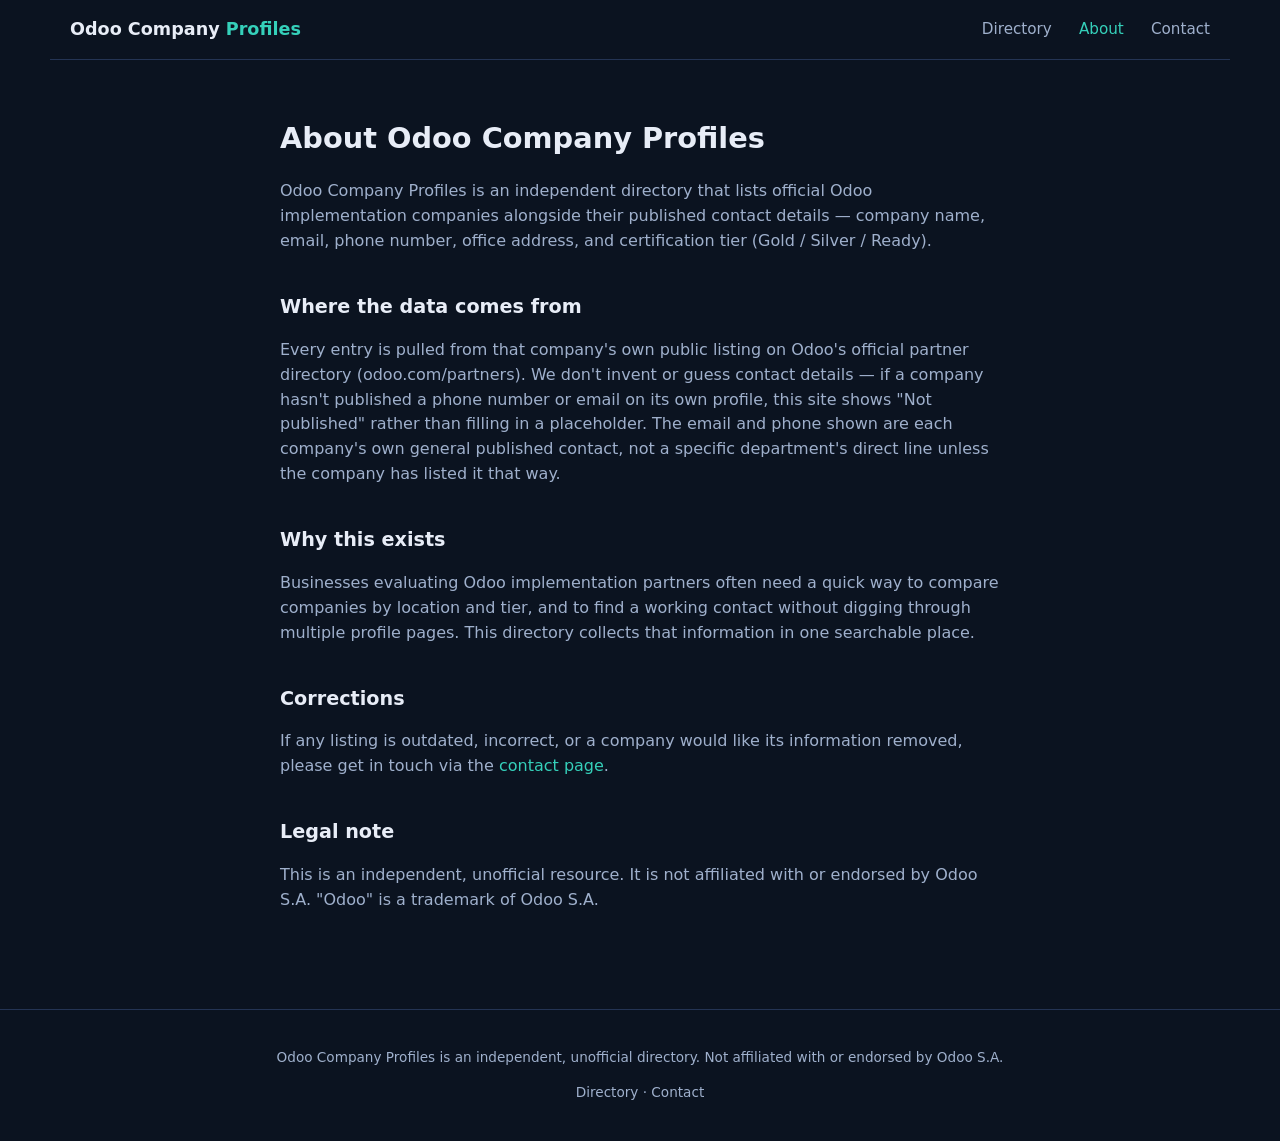
<file: about.html>
<!DOCTYPE html>
<html lang="en">
<head>
<meta charset="UTF-8">
<meta name="viewport" content="width=device-width, initial-scale=1.0">
<title>About Odoo Company Profiles</title>
<meta name="description" content="What Odoo Company Profiles is, where the data comes from, and how to request a correction.">
<meta name="robots" content="index, follow">
<link rel="canonical" href="https://odoo-companies-hub.github.io/odoo-company-profiles/about.html">
<link rel="stylesheet" href="styles.css">
<script async src="https://pagead2.googlesyndication.com/pagead/js/adsbygoogle.js?client=ca-pub-3038988631598049" crossorigin="anonymous"></script>

<meta property="og:site_name" content="Odoo Company Profiles">
<meta property="og:title" content="About Odoo Company Profiles">
<meta property="og:description" content="What Odoo Company Profiles is, where the data comes from, and how to request a correction.">
<meta property="og:type" content="website">
<meta property="og:url" content="https://odoo-companies-hub.github.io/odoo-company-profiles/about.html">

<meta name="twitter:card" content="summary">
<meta name="twitter:title" content="About Odoo Company Profiles">
<meta name="twitter:description" content="What Odoo Company Profiles is, where the data comes from, and how to request a correction.">

<script type="application/ld+json">
{
  "@context": "https://schema.org",
  "@type": "BreadcrumbList",
  "itemListElement": [
    { "@type": "ListItem", "position": 1, "name": "Directory", "item": "https://odoo-companies-hub.github.io/odoo-company-profiles/index.html" },
    { "@type": "ListItem", "position": 2, "name": "About", "item": "https://odoo-companies-hub.github.io/odoo-company-profiles/about.html" }
  ]
}
</script>
</head>
<body>

<nav class="site-nav">
  <a class="brand" href="index.html">Odoo Company <span>Profiles</span></a>
  <div class="links">
    <a href="index.html">Directory</a>
    <a href="about.html" class="active">About</a>
    <a href="contact.html">Contact</a>
  </div>
</nav>

<div class="page-body">
  <h1>About Odoo Company Profiles</h1>
  <p>
    Odoo Company Profiles is an independent directory that lists official Odoo
    implementation companies alongside their published contact details —
    company name, email, phone number, office address, and certification
    tier (Gold / Silver / Ready).
  </p>

  <h2>Where the data comes from</h2>
  <p>
    Every entry is pulled from that company's own public listing on Odoo's
    official partner directory (odoo.com/partners). We don't invent or guess
    contact details — if a company hasn't published a phone number or email
    on its own profile, this site shows "Not published" rather than filling
    in a placeholder. The email and phone shown are each company's own
    general published contact, not a specific department's direct line
    unless the company has listed it that way.
  </p>

  <h2>Why this exists</h2>
  <p>
    Businesses evaluating Odoo implementation partners often need a quick way
    to compare companies by location and tier, and to find a working contact
    without digging through multiple profile pages. This directory collects
    that information in one searchable place.
  </p>

  <h2>Corrections</h2>
  <p>
    If any listing is outdated, incorrect, or a company would like its
    information removed, please get in touch via the <a href="contact.html">contact page</a>.
  </p>

  <h2>Legal note</h2>
  <p>
    This is an independent, unofficial resource. It is not affiliated with
    or endorsed by Odoo S.A. "Odoo" is a trademark of Odoo S.A.
  </p>
</div>

<div class="ad-slot" id="ad-bottom"></div>

<footer class="site-footer">
  <p>Odoo Company Profiles is an independent, unofficial directory. Not affiliated with or endorsed by Odoo S.A.</p>
  <p><a href="index.html">Directory</a> · <a href="contact.html">Contact</a></p>
</footer>

</body>
</html>
</file>
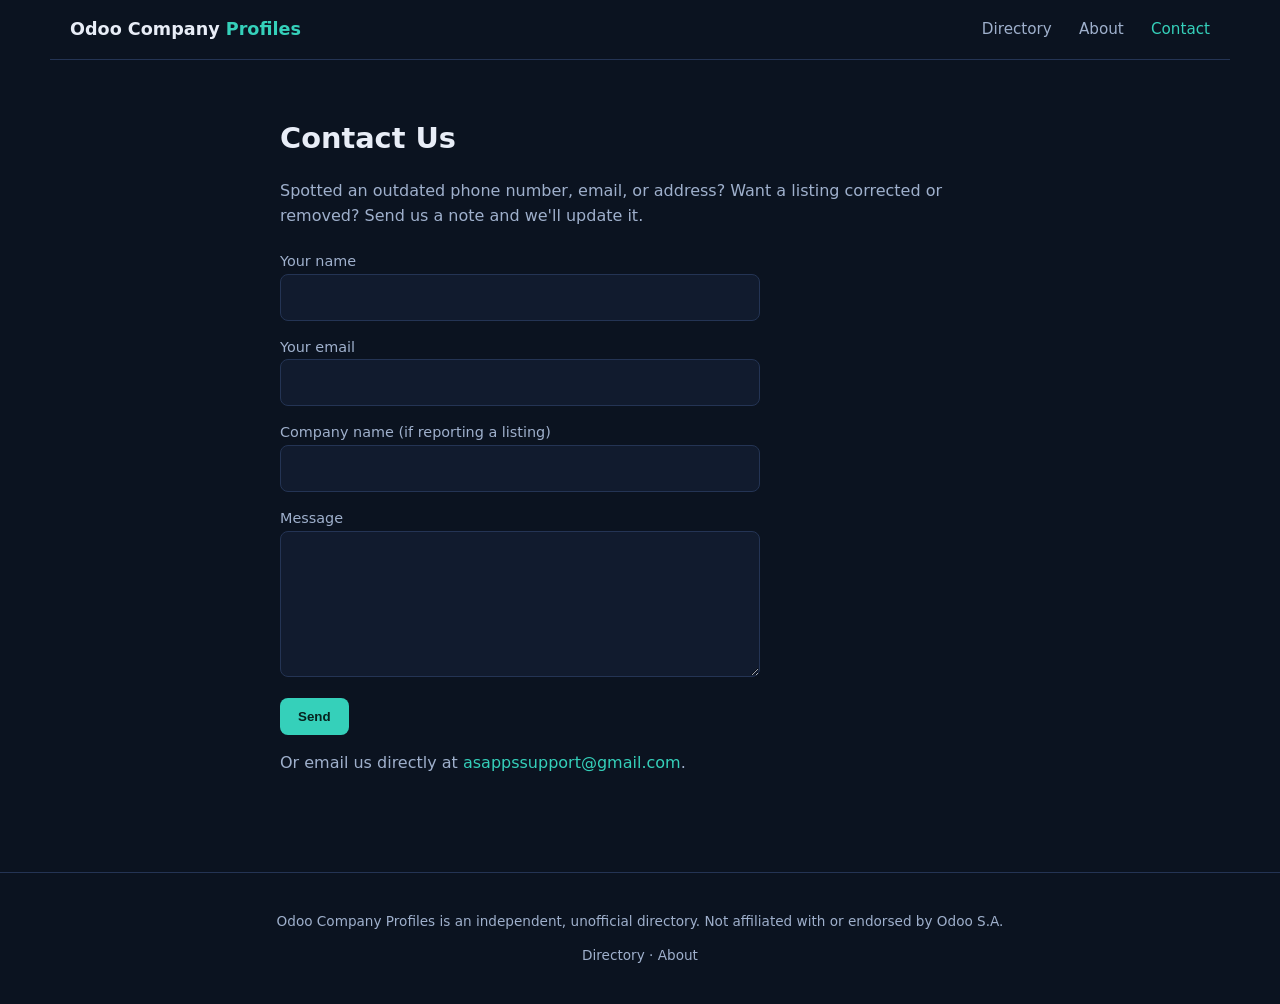
<file: contact.html>
<!DOCTYPE html>
<html lang="en">
<head>
<meta charset="UTF-8">
<meta name="viewport" content="width=device-width, initial-scale=1.0">
<title>Contact Odoo Company Profiles</title>
<meta name="description" content="Report a listing error, request a correction, or get in touch with Odoo Company Profiles.">
<meta name="robots" content="index, follow">
<link rel="canonical" href="https://odoo-companies-hub.github.io/odoo-company-profiles/contact.html">
<link rel="stylesheet" href="styles.css">
<script async src="https://pagead2.googlesyndication.com/pagead/js/adsbygoogle.js?client=ca-pub-3038988631598049" crossorigin="anonymous"></script>

<meta property="og:site_name" content="Odoo Company Profiles">
<meta property="og:title" content="Contact Odoo Company Profiles">
<meta property="og:description" content="Report a listing error, request a correction, or get in touch with Odoo Company Profiles.">
<meta property="og:type" content="website">
<meta property="og:url" content="https://odoo-companies-hub.github.io/odoo-company-profiles/contact.html">

<meta name="twitter:card" content="summary">
<meta name="twitter:title" content="Contact Odoo Company Profiles">
<meta name="twitter:description" content="Report a listing error, request a correction, or get in touch with Odoo Company Profiles.">

<script type="application/ld+json">
{
  "@context": "https://schema.org",
  "@type": "BreadcrumbList",
  "itemListElement": [
    { "@type": "ListItem", "position": 1, "name": "Directory", "item": "https://odoo-companies-hub.github.io/odoo-company-profiles/index.html" },
    { "@type": "ListItem", "position": 2, "name": "Contact", "item": "https://odoo-companies-hub.github.io/odoo-company-profiles/contact.html" }
  ]
}
</script>
</head>
<body>

<nav class="site-nav">
  <a class="brand" href="index.html">Odoo Company <span>Profiles</span></a>
  <div class="links">
    <a href="index.html">Directory</a>
    <a href="about.html">About</a>
    <a href="contact.html" class="active">Contact</a>
  </div>
</nav>

<div class="page-body">
  <h1>Contact Us</h1>
  <p>
    Spotted an outdated phone number, email, or address? Want a listing
    corrected or removed? Send us a note and we'll update it.
  </p>

  <form class="contact-form" action="mailto:asappssupport@gmail.com" method="post" enctype="text/plain">
    <div>
      <label for="name">Your name</label>
      <input type="text" id="name" name="name" required>
    </div>
    <div>
      <label for="email">Your email</label>
      <input type="email" id="email" name="email" required>
    </div>
    <div>
      <label for="company">Company name (if reporting a listing)</label>
      <input type="text" id="company" name="company">
    </div>
    <div>
      <label for="message">Message</label>
      <textarea id="message" name="message" rows="5" required></textarea>
    </div>
    <button type="submit">Send</button>
  </form>

  <p>Or email us directly at <a href="mailto:asappssupport@gmail.com">asappssupport@gmail.com</a>.</p>
</div>

<div class="ad-slot" id="ad-bottom"></div>

<footer class="site-footer">
  <p>Odoo Company Profiles is an independent, unofficial directory. Not affiliated with or endorsed by Odoo S.A.</p>
  <p><a href="index.html">Directory</a> · <a href="about.html">About</a></p>
</footer>

</body>
</html>
</file>
<file: styles.css>
:root {
  --bg: #0b1320;
  --bg-alt: #111b2e;
  --card: #15213a;
  --border: #243454;
  --text: #e8edf7;
  --text-dim: #9fb0cc;
  --accent: #35d0ba;
  --accent-dim: #1f8f7f;
  --gold: #e6b84a;
  --silver: #b7c0cc;
  --ready: #7aa8ff;
  --radius: 12px;
  --max-w: 1180px;
}

* { box-sizing: border-box; }

body {
  margin: 0;
  background: var(--bg);
  color: var(--text);
  font-family: "Segoe UI", system-ui, -apple-system, Roboto, sans-serif;
  line-height: 1.55;
}

body.popup-open > * {
  filter: blur(4px);
  transition: filter 0.2s ease;
  pointer-events: none;
  user-select: none;
}

a { color: var(--accent); text-decoration: none; }
a:hover { text-decoration: underline; }

.wrap { max-width: var(--max-w); margin: 0 auto; padding: 0 20px; }

.site-nav {
  display: flex;
  align-items: center;
  justify-content: space-between;
  padding: 16px 20px;
  max-width: var(--max-w);
  margin: 0 auto;
  border-bottom: 1px solid var(--border);
}
.site-nav .brand { color: var(--text); font-weight: 700; font-size: 1.1rem; }
.site-nav .brand span { color: var(--accent); }
.site-nav .links a { color: var(--text-dim); margin-left: 22px; font-size: 0.95rem; }
.site-nav .links a:hover, .site-nav .links a.active { color: var(--accent); }

.hero {
  padding: 48px 20px 28px;
  max-width: var(--max-w);
  margin: 0 auto;
  text-align: center;
}
.hero h1 { font-size: 2.1rem; margin: 0 0 12px; }
.hero p.lead { color: var(--text-dim); max-width: 680px; margin: 0 auto 20px; }

.hero-stats {
  display: flex;
  justify-content: center;
  gap: 36px;
  margin-top: 20px;
  flex-wrap: wrap;
}
.hero-stats .stat b { display: block; font-size: 1.6rem; color: var(--accent); }
.hero-stats .stat span { color: var(--text-dim); font-size: 0.85rem; }

.controls {
  display: flex;
  gap: 12px;
  flex-wrap: wrap;
  margin: 28px auto 20px;
  max-width: var(--max-w);
  padding: 0 20px;
}
.controls input, .controls select {
  background: var(--bg-alt);
  border: 1px solid var(--border);
  color: var(--text);
  padding: 10px 12px;
  border-radius: 8px;
  font-size: 0.95rem;
}
.controls input { flex: 1; min-width: 220px; }

#results-meta {
  max-width: var(--max-w);
  margin: 0 auto 10px;
  padding: 0 20px;
  color: var(--text-dim);
  font-size: 0.9rem;
}

.grid {
  display: grid;
  grid-template-columns: repeat(auto-fill, minmax(290px, 1fr));
  gap: 16px;
  max-width: var(--max-w);
  margin: 0 auto 30px;
  padding: 0 20px;
}

.card {
  background: var(--card);
  border: 1px solid var(--border);
  border-radius: var(--radius);
  padding: 18px;
  display: flex;
  flex-direction: column;
  gap: 8px;
}
.card[hidden] { display: none; }
.card h3 { margin: 0; font-size: 1.05rem; }

.badge {
  display: inline-block;
  font-size: 0.72rem;
  font-weight: 700;
  padding: 2px 9px;
  border-radius: 999px;
  text-transform: uppercase;
  letter-spacing: 0.03em;
  width: fit-content;
}
.badge.Gold { background: rgba(230,184,74,0.15); color: var(--gold); border: 1px solid var(--gold); }
.badge.Silver { background: rgba(183,192,204,0.15); color: var(--silver); border: 1px solid var(--silver); }
.badge.Ready { background: rgba(122,168,255,0.15); color: var(--ready); border: 1px solid var(--ready); }

.card .country { color: var(--text-dim); font-size: 0.85rem; }
.card .about { color: var(--text-dim); font-size: 0.88rem; margin: 2px 0; }
.card .addr { font-size: 0.82rem; color: var(--text-dim); }
.card .contact-row { display: flex; flex-direction: column; gap: 4px; font-size: 0.88rem; margin-top: 4px; }
.card .no-contact { font-size: 0.8rem; color: var(--text-dim); font-style: italic; }

.card-actions {
  margin-top: auto;
  padding-top: 10px;
  border-top: 1px solid var(--border);
  display: flex;
  flex-direction: column;
  gap: 8px;
}

.card .view-btn {
  text-align: center;
  cursor: pointer;
  color: var(--accent);
  font-size: 0.9rem;
  background: none;
  border: none;
  width: 100%;
  font: inherit;
}

.apply-btn {
  background: var(--accent);
  color: #06231f;
  border: none;
  font-weight: 700;
  font-size: 0.88rem;
  padding: 9px 14px;
  border-radius: 8px;
  cursor: pointer;
  width: 100%;
  font-family: inherit;
}
.apply-btn:hover { background: #4fe3cd; }

.modal-apply-btn { margin-top: 16px; }

#empty, #pager {
  max-width: var(--max-w);
  margin: 0 auto;
  padding: 0 20px 30px;
  text-align: center;
  color: var(--text-dim);
}
#pager button {
  background: var(--card);
  border: 1px solid var(--border);
  color: var(--text);
  padding: 8px 16px;
  border-radius: 8px;
  margin: 0 6px;
  cursor: pointer;
}
#pager button:disabled { opacity: 0.4; cursor: default; }

.modal-backdrop {
  position: fixed; inset: 0; background: rgba(5,8,15,0.7);
  display: flex; align-items: center; justify-content: center; z-index: 50;
  padding: 20px;
}
.modal-backdrop[hidden] { display: none; }
.modal {
  background: var(--bg-alt); border: 1px solid var(--border); border-radius: var(--radius);
  max-width: 540px; width: 100%; padding: 26px; max-height: 85vh; overflow-y: auto;
}
.modal h2 { margin-top: 0; }
.modal .close-btn {
  float: right; background: none; border: none; color: var(--text-dim);
  font-size: 1.3rem; cursor: pointer;
}
.modal dl { display: grid; grid-template-columns: 110px 1fr; gap: 8px 12px; font-size: 0.92rem; }
.modal dt { color: var(--text-dim); }
.modal dd { margin: 0; }

.page-body {
  max-width: 760px;
  margin: 0 auto;
  padding: 36px 20px 60px;
}
.page-body h1 { font-size: 1.8rem; }
.page-body h2 { font-size: 1.2rem; margin-top: 2em; }
.page-body p { color: var(--text-dim); }

.contact-form {
  display: flex;
  flex-direction: column;
  gap: 14px;
  max-width: 480px;
  margin-top: 20px;
}
.contact-form label { font-size: 0.9rem; color: var(--text-dim); }
.contact-form input, .contact-form textarea {
  background: var(--bg-alt); border: 1px solid var(--border); color: var(--text);
  padding: 10px 12px; border-radius: 8px; font: inherit; width: 100%;
}
.contact-form button {
  background: var(--accent); color: #06231f; border: none; font-weight: 700;
  padding: 11px 18px; border-radius: 8px; cursor: pointer; width: fit-content;
}

.site-footer {
  border-top: 1px solid var(--border);
  padding: 24px 20px;
  text-align: center;
  color: var(--text-dim);
  font-size: 0.85rem;
}
.site-footer a { color: var(--text-dim); }

.ad-slot {
  max-width: var(--max-w);
  margin: 20px auto;
  padding: 0 20px;
  min-height: 0;
  text-align: center;
}

.note-box {
  max-width: var(--max-w);
  margin: 0 auto 20px;
  padding: 0 20px;
}
.note-box .inner {
  background: var(--bg-alt);
  border: 1px solid var(--border);
  border-radius: 8px;
  padding: 10px 14px;
  font-size: 0.82rem;
  color: var(--text-dim);
}
</file>
